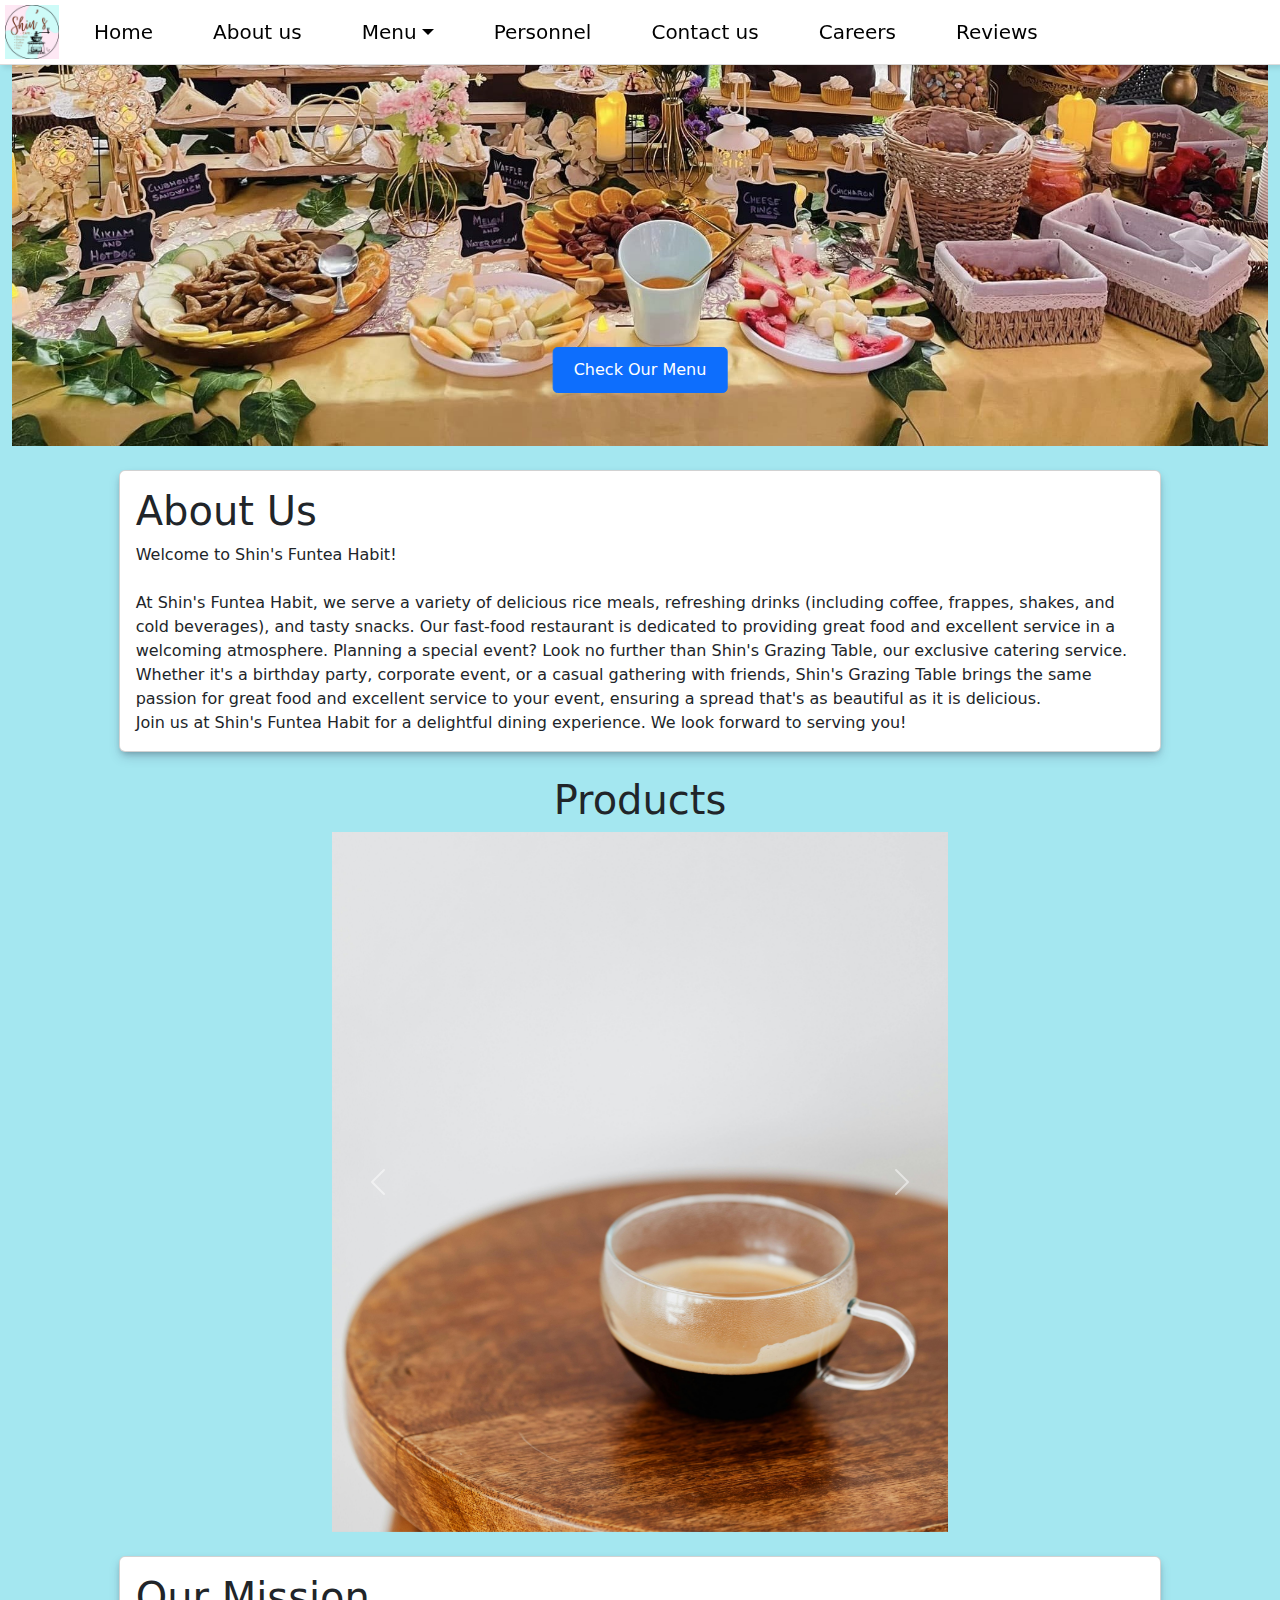
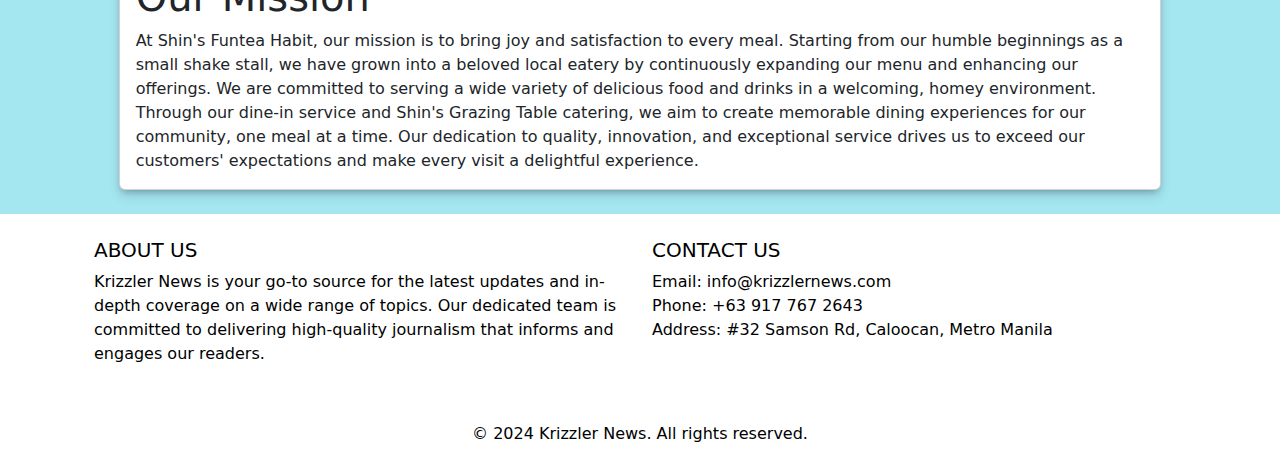
<file: index.html>
<html lang="en">
<head>
    <meta charset="UTF-8">
    <meta name="viewport" content="width=device-width, initial-scale=1.0">
    <title>Shin's</title>
    <link href="https://cdn.jsdelivr.net/npm/bootstrap@5.3.3/dist/css/bootstrap.min.css" rel="stylesheet" integrity="sha384-QWTKZyjpPEjISv5WaRU9OFeRpok6YctnYmDr5pNlyT2bRjXh0JMhjY6hW+ALEwIH" crossorigin="anonymous">
    <script src="https://cdn.jsdelivr.net/npm/bootstrap@5.3.3/dist/js/bootstrap.bundle.min.js" integrity="sha384-YvpcrYf0tY3lHB60NNkmXc5s9fDVZLESaAA55NDzOxhy9GkcIdslK1eN7N6jIeHz" crossorigin="anonymous"></script>

    <link rel="stylesheet" href="shins.css">
</head>
<body>
    <nav class="sticky-nav">
        <ul class="sidebar">
            <li onclick="closeSB()"><a><svg xmlns="http://www.w3.org/2000/svg" height="24px" viewBox="0 -960 960 960" width="24px" fill="black"><path d="m256-200-56-56 224-224-224-224 56-56 224 224 224-224 56 56-224 224 224 224-56 56-224-224-224 224Z"/></svg></a></li>
            <li><a href="Index.html">Home</a></li>
            <li><a href="about.html">About us</a></li>
            <li class="dropdown">
                <a class="dropdown-toggle" href="#" role="button" id="productsDropdown" data-bs-toggle="dropdown" aria-expanded="false">
                    Menu
                </a>
                <ul class="dropdown-menu" aria-labelledby="productsDropdown">
                    <li><a class="dropdown-item" href="Products.html#Rice">Rice Meal</a></li>
                    <li><a class="dropdown-item" href="Products.html#Frap">Frappe</a></li>
                    <li><a class="dropdown-item" href="Products.html#Brew">Brewed Coffee</a></li>
                    <li><a class="dropdown-item" href="Products.html#Hot">Hot Chocolate</a></li>
                    <li><a class="dropdown-item" href="Products.html#Cold">Cold Drinks</a></li>
                    <li><a class="dropdown-item" href="Products.html#Milk">Milk Tea</a></li>
                    <li><a class="dropdown-item" href="Products.html#Snac">Snacks</a></li>    
                    <li><hr class="dropdown-divider"></li>
                    <li><a class="dropdown-item" href="Products.html#Gz">Grazing Table</a></li>
                </ul>
            </li>
            <li><a href="personnel.html">Personnel</a></li>
            <li><a href="ContactUs.html">Contact us</a></li>
            <li><a href="carrer.html">Careers</a></li>
            <li><a href="reviews_blog.html">Reviews</a></li>
        </ul>

        <ul>
            <li class="logo-and-text">
                <img src="./Images/shin logo.jpg" alt="">
            </li>
            <li class="hideOnMobile"><a href="index.html">Home</a></li>
            <li class="hideOnMobile"><a href="about.html">About us</a></li>
            <li class="hideOnMobile dropdown">
                <a class="dropdown-toggle" href="#" role="button" id="productsDropdownDesktop" data-bs-toggle="dropdown" aria-expanded="false">
                    Menu
                </a>
                <ul class="dropdown-menu" aria-labelledby="productsDropdownDesktop">
                    <li><a class="dropdown-item" href="Products.html#Rice">Rice Meal</a></li>
                    <li><a class="dropdown-item" href="Products.html#Frap">Frappe</a></li>
                    <li><a class="dropdown-item" href="Products.html#Brew">Brewed Coffee</a></li>
                    <li><a class="dropdown-item" href="Products.html#Hot">Hot Chocolate</a></li>
                    <li><a class="dropdown-item" href="Products.html#Cold">Cold Drinks</a></li>
                    <li><a class="dropdown-item" href="Products.html#Milk">Milk Tea</a></li>
                    <li><a class="dropdown-item" href="Products.html#Snac">Snacks</a></li>    
                    <li><hr class="dropdown-divider"></li>
                    <li><a class="dropdown-item" href="Products.html#Gz">Grazing Table</a></li>
                </ul>
            </li>
            <li class="hideOnMobile"><a href="personnel.html">Personnel</a></li>
            <li class="hideOnMobile"><a href="ContactUs.html">Contact us</a></li>
            <li class="hideOnMobile"><a href="carrer.html">Careers</a></li>
            <li class="hideOnMobile"><a href="reviews_blog.html">Reviews</a></li>
            <li class="menu-button" onclick="showSidebar()"><a href="#"><svg xmlns="http://www.w3.org/2000/svg" height="24px" viewBox="0 -960 960 960" width="24px" fill="black"><path d="M120-240v-80h720v80H120Zm0-200v-80h720v80H120Zm0-200v-80h720v80H120Z"/></svg></a></li>
        </ul>
    </nav>
    
    <div class="container-fluid">
        <div class="banner" style="position: relative;">
            <img src="./Images/bnn.jpg" style="width: 100%;" alt="" srcset="">
            <button class="btn btn-primary" id="cta-button">
                <a href="Products.html" style="text-decoration: none; color: white;">Check Our Menu</a>
            </button>
        </div>
        <br>
        <div class="row justify-content-center">
            <div class="col-sm-12 col-md-10 col-lg-10">
                <div class="card " style="box-shadow: rgba(50, 50, 93, 0.25) 0px 6px 12px -2px, rgba(0, 0, 0, 0.3) 0px 3px 7px -3px;">
                    <div class="card-body">
                        <h1 class="card-title">About Us</h1>
                        <p class="card-text">
                            Welcome to Shin's Funtea Habit!<br><br>
                            At Shin's Funtea Habit, we serve a variety of delicious rice meals, refreshing drinks (including coffee, frappes, shakes, and cold beverages), and tasty snacks. Our fast-food restaurant is dedicated to providing great food and excellent service in a welcoming atmosphere.
                            Planning a special event? Look no further than Shin's Grazing Table, our exclusive catering service. Whether it's a birthday party, corporate event, or a casual gathering with friends, Shin's Grazing Table brings the same passion for great food and excellent service to your event, ensuring a spread that's as beautiful as it is delicious.<br>
                            Join us at Shin's Funtea Habit for a delightful dining experience. We look forward to serving you!
                        </p>
                    </div>
                </div>
            </div>
        </div>
        <br>
        <div class="row justify-content-center">
            <h1 style="text-align: center;">Products</h1>
            <div class="col-sm-12 col-md-10 col-lg-6">
                <div id="carouselExampleAutoplaying" class="carousel slide" data-bs-ride="carousel">
                    <div class="carousel-inner" style="height: 700px;"> <!-- Set the fixed height here -->
                        <div class="carousel-item active">
                            <img src="./Images/Coffee/Americano.jpg" class="d-block w-100" style="height: 100%; object-fit: cover;" alt="Americano">
                        </div>
                        <div class="carousel-item">
                            <img src="./Images/ColdDrinks/BlueLemon.jpg" class="d-block w-100" style="height: 100%; object-fit: cover;" alt="Blue Lemon">
                        </div>
                        <div class="carousel-item">
                            <img src="./Images/Frappe/Hershey.jpg" class="d-block w-100" style="height: 100%; object-fit: cover;" alt="Hershey">
                        </div>
                        <div class="carousel-item">
                            <img src="./Images/Hot Choc/Choco.jpg" class="d-block w-100" style="height: 100%; object-fit: cover;" alt="Hot Chocolate">
                        </div>
                        <div class="carousel-item">
                            <img src="./Images/MilkTea/CheesecakeMT.png" class="d-block w-100" style="height: 100%; object-fit: cover;" alt="Cheesecake Milk Tea">
                        </div>
                        <div class="carousel-item">
                            <img src="./Images/Tapsilog.jpg" class="d-block w-100" style="height: 100%; object-fit: cover;" alt="Tapsilog">
                        </div>
                        <div class="carousel-item">
                            <img src="./Images/Snacks/Fries.jpg" class="d-block w-100" style="height: 100%; object-fit: cover;" alt="Fries">
                        </div>
                        <div class="carousel-item">
                            <img src="./Images/Graz/graz4.jpg" class="d-block w-100" style="height: 100%; object-fit: cover;" alt="Grazing Table">
                        </div>
                    </div>
                    <button class="carousel-control-prev" type="button" data-bs-target="#carouselExampleAutoplaying" data-bs-slide="prev">
                        <span class="carousel-control-prev-icon" aria-hidden="true"></span>
                        <span class="visually-hidden">Previous</span>
                    </button>
                    <button class="carousel-control-next" type="button" data-bs-target="#carouselExampleAutoplaying" data-bs-slide="next">
                        <span class="carousel-control-next-icon" aria-hidden="true"></span>
                        <span class="visually-hidden">Next</span>
                    </button>
                </div>
            </div>
        </div>
        <div class="row justify-content-center">
            <div class="col-sm-12 col-md-10 col-lg-10 mt-4" >
                <div class="card" style="box-shadow: rgba(50, 50, 93, 0.25) 0px 6px 12px -2px, rgba(0, 0, 0, 0.3) 0px 3px 7px -3px;">
                    <div class="card-body">
                        <h1 class="card-title">Our Mission</h1>
                        <p class="card-text">
                            
                            At Shin's Funtea Habit, our mission is to bring joy and satisfaction to every meal. Starting from our humble beginnings as a small shake stall, we have grown into a beloved local eatery by continuously expanding our menu and enhancing our offerings. We are committed to serving a wide variety of delicious food and drinks in a welcoming, homey environment. Through our dine-in service and Shin's Grazing Table catering, we aim to create memorable dining experiences for our community, one meal at a time. Our dedication to quality, innovation, and exceptional service drives us to exceed our customers' expectations and make every visit a delightful experience.
                        </p>
                    </div>
                </div>
            </div>
        </div>
    </div>
    




    <footer class="bg-white text-black text-center text-lg-start mt-4">
        <div class="container p-4">
            <div class="row">
                <div class="col-lg-6 col-md-6 mb-4 mb-md-0">
                    <h5 class="text-uppercase">About Us</h5>
                    <p class="text-black">
                        Krizzler News is your go-to source for the latest updates and in-depth coverage on a wide range of topics. Our dedicated team is committed to delivering high-quality journalism that informs and engages our readers.
                    </p>
                </div>
                <div class="col-lg-6 col-md-6 mb-4 mb-md-0">
                    <h5 class="text-uppercase">Contact Us</h5>
                    <p class="text-black">
                        Email: info@krizzlernews.com<br>
                        Phone: +63 917 767 2643<br>
                        Address: #32 Samson Rd, Caloocan, Metro Manila
                    </p>
                </div>
            </div>
        </div>
    
        <div class="text-center p-3 bg-white text-Black">
            &copy; 2024 Krizzler News. All rights reserved.
        </div>
    </footer>

    <script>
        function showSidebar(){
            const sidebar = document.querySelector(".sidebar");
            sidebar.style.display ="flex";
        }
        function closeSB(){
            const sidebar = document.querySelector(".sidebar");
            sidebar.style.display ="none";
        }
        
    </script>
</body>
</html>
</file>
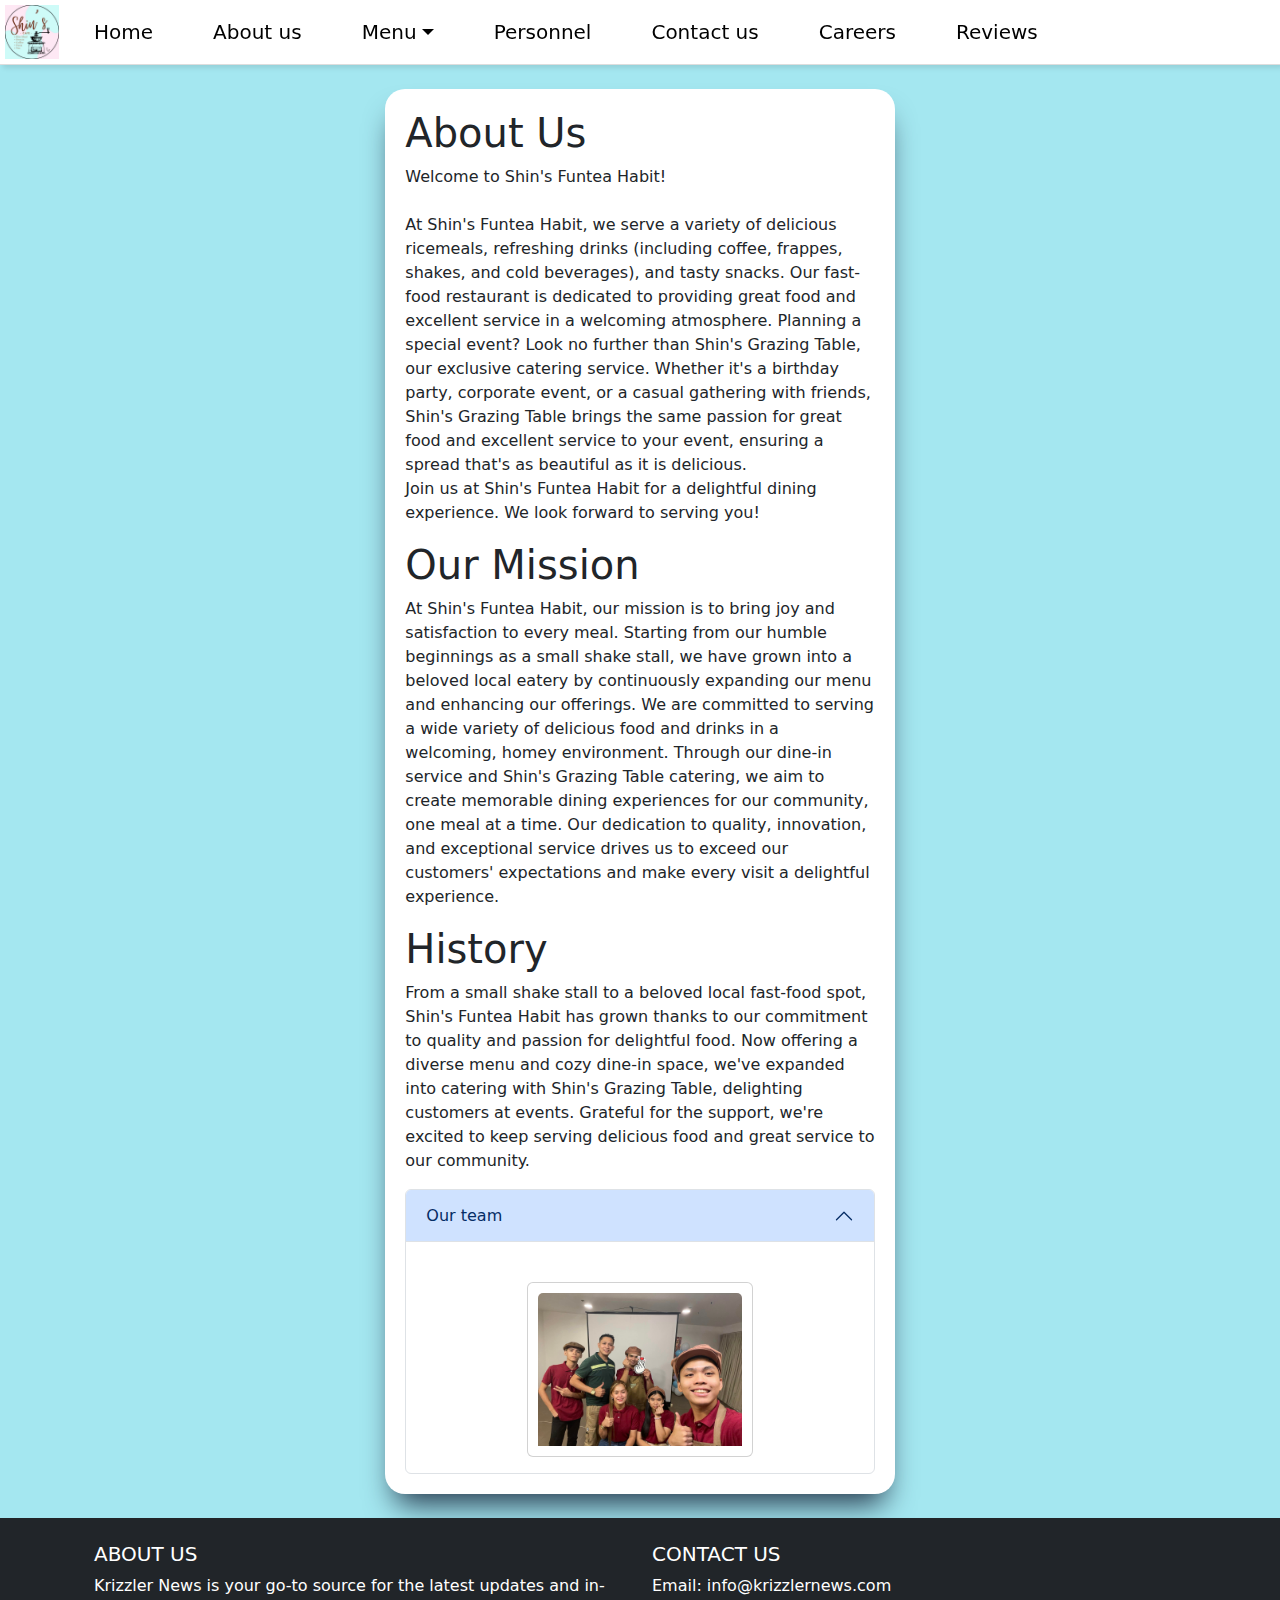
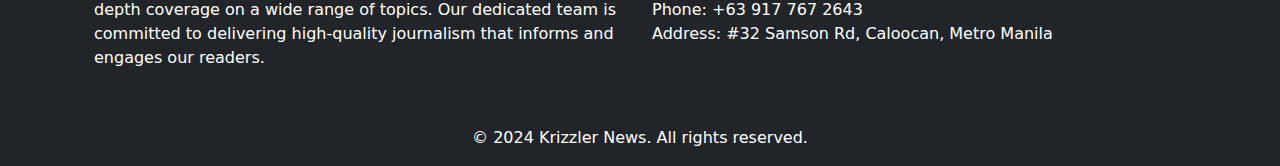
<file: about.html>
<html lang="en">
<head>
    <meta charset="UTF-8">
    <meta name="viewport" content="width=device-width, initial-scale=1.0">
    <title>Shin's</title>
    <link href="https://cdn.jsdelivr.net/npm/bootstrap@5.3.3/dist/css/bootstrap.min.css" rel="stylesheet" integrity="sha384-QWTKZyjpPEjISv5WaRU9OFeRpok6YctnYmDr5pNlyT2bRjXh0JMhjY6hW+ALEwIH" crossorigin="anonymous">
    <script src="https://cdn.jsdelivr.net/npm/bootstrap@5.3.3/dist/js/bootstrap.bundle.min.js" integrity="sha384-YvpcrYf0tY3lHB60NNkmXc5s9fDVZLESaAA55NDzOxhy9GkcIdslK1eN7N6jIeHz" crossorigin="anonymous"></script>

    <link rel="stylesheet" href="shins.css">
</head>
<body>
    <nav class="sticky-nav">
        <ul class="sidebar">
            <li onclick="closeSB()"><a><svg xmlns="http://www.w3.org/2000/svg" height="24px" viewBox="0 -960 960 960" width="24px" fill="black"><path d="m256-200-56-56 224-224-224-224 56-56 224 224 224-224 56 56-224 224 224 224-56 56-224-224-224 224Z"/></svg></a></li>
            <li><a href="index.html">Home</a></li>
            <li><a href="about.html">About us</a></li>
            <li class="dropdown">
                <a class="dropdown-toggle" href="#" role="button" id="productsDropdown" data-bs-toggle="dropdown" aria-expanded="false">
                    Menu
                </a>
                <ul class="dropdown-menu" aria-labelledby="productsDropdown">
                    <li><a class="dropdown-item" href="Products.html#Rice">Rice Meal</a></li>
                    <li><a class="dropdown-item" href="Products.html#Frap">Frappe</a></li>
                    <li><a class="dropdown-item" href="Products.html#Brew">Brewed Coffee</a></li>
                    <li><a class="dropdown-item" href="Products.html#Hot">Hot Chocolate</a></li>
                    <li><a class="dropdown-item" href="Products.html#Cold">Cold Drinks</a></li>
                    <li><a class="dropdown-item" href="Products.html#Milk">Milk Tea</a></li>
                    <li><a class="dropdown-item" href="Products.html#Snac">Snacks</a></li>    
                    <li><hr class="dropdown-divider"></li>
                    <li><a class="dropdown-item" href="Products.html#Gz">Grazing Table</a></li>
                </ul>
            </li>
            <li><a href="personnel.html">Personnel</a></li>
            <li><a href="ContactUs.html">Contact us</a></li>
            <li><a href="carrer.html">Careers</a></li>
            <li><a href="reviews_blog.html">Reviews</a></li>
        </ul>

        <ul>
            <li class="logo-and-text">
                <img src="./Images/shin logo.jpg" alt="">
            </li>
            <li class="hideOnMobile"><a href="index.html">Home</a></li>
            <li class="hideOnMobile"><a href="about.html">About us</a></li>
            <li class="hideOnMobile dropdown">
                <a class="dropdown-toggle" href="#" role="button" id="productsDropdownDesktop" data-bs-toggle="dropdown" aria-expanded="false">
                    Menu
                </a>
                <ul class="dropdown-menu" aria-labelledby="productsDropdownDesktop">
                    <li><a class="dropdown-item" href="Products.html#Rice">Rice Meal</a></li>
                    <li><a class="dropdown-item" href="Products.html#Frap">Frappe</a></li>
                    <li><a class="dropdown-item" href="Products.html#Brew">Brewed Coffee</a></li>
                    <li><a class="dropdown-item" href="Products.html#Hot">Hot Chocolate</a></li>
                    <li><a class="dropdown-item" href="Products.html#Cold">Cold Drinks</a></li>
                    <li><a class="dropdown-item" href="Products.html#Milk">Milk Tea</a></li>
                    <li><a class="dropdown-item" href="Products.html#Snac">Snacks</a></li>    
                    <li><hr class="dropdown-divider"></li>
                    <li><a class="dropdown-item" href="Products.html#Gz">Grazing Table</a></li>
                </ul>
            </li>
            <li class="hideOnMobile"><a href="personnel.html">Personnel</a></li>
            <li class="hideOnMobile"><a href="ContactUs.html">Contact us</a></li>
            <li class="hideOnMobile"><a href="carrer.html">Careers</a></li>
            <li class="hideOnMobile"><a href="reviews_blog.html">Reviews</a></li>
            <li class="menu-button" onclick="showSidebar()"><a href="#"><svg xmlns="http://www.w3.org/2000/svg" height="24px" viewBox="0 -960 960 960" width="24px" fill="black"><path d="M120-240v-80h720v80H120Zm0-200v-80h720v80H120Zm0-200v-80h720v80H120Z"/></svg></a></li>
        </ul>
    </nav>

    <div class="container-fluid mt-4 col-lg-5">
        <div class="content1">
            
            <section class="about-us">
                <h1>About Us</h1>
                <p>
                    Welcome to Shin's Funtea Habit! <br><br>
                    At Shin's Funtea Habit, we serve a variety of delicious ricemeals, refreshing drinks (including coffee, frappes, shakes, and cold beverages), and tasty snacks. Our fast-food restaurant is dedicated to providing great food and excellent service in a welcoming atmosphere.
                    Planning a special event? Look no further than Shin's Grazing Table, our exclusive catering service. Whether it's a birthday party, corporate event, or a casual gathering with friends, Shin's Grazing Table brings the same passion for great food and excellent service to your event, ensuring a spread that's as beautiful as it is delicious. <br>
                    Join us at Shin's Funtea Habit for a delightful dining experience. We look forward to serving you!
                </p>
            </section>
            <section class="mission">
                <h1>Our Mission</h1>
                <p>
                    At Shin's Funtea Habit, our mission is to bring joy and satisfaction to every meal. Starting from our humble beginnings as a small shake stall, we have grown into a beloved local eatery by continuously expanding our menu and enhancing our offerings. We are committed to serving a wide variety of delicious food and drinks in a welcoming, homey environment. Through our dine-in service and Shin's Grazing Table catering, we aim to create memorable dining experiences for our community, one meal at a time. Our dedication to quality, innovation, and exceptional service drives us to exceed our customers' expectations and make every visit a delightful experience.
                </p>
            </section>
            <section class="history">
                <h1>History</h1>
                <p>
                    From a small shake stall to a beloved local fast-food spot, Shin's Funtea Habit has grown thanks to our commitment to quality and passion for delightful food. Now offering a diverse menu and cozy dine-in space, we've expanded into catering with Shin's Grazing Table, delighting customers at events. Grateful for the support, we're excited to keep serving delicious food and great service to our community.
                </p>
            </section>

            <div class="accordion" id="accordionExample">
                <div class="accordion-item">
                  <h2 class="accordion-header">
                    <button class="accordion-button" type="button" data-bs-toggle="collapse" data-bs-target="#collapseOne" aria-expanded="true" aria-controls="collapseOne">
                      Our team
                    </button>
                  </h2>
                  <div id="collapseOne" class="accordion-collapse collapse show" data-bs-parent="#accordionExample">
                    <div class="accordion-body">
                        <div class="row justify-content-center">
                            <div class="card mt-4 col-lg-6" style="align-content: center; padding: 10px;">
                                <img src="./Images/team.jpg" class="card-img-top" alt="...">
                            </div>
                        </div>
                    </div>
                  </div>
                </div>
            </div>
        </div>

    </div>

    <footer id="about-us" class="bg-dark text-white text-center text-lg-start mt-4">
        <div class="container p-4">
            <div class="row">
                <div class="col-lg-6 col-md-6 mb-4 mb-md-0">
                    <h5 class="text-uppercase">About Us</h5>
                    <p class="text-white">
                        Krizzler News is your go-to source for the latest updates and in-depth coverage on a wide range of topics. Our dedicated team is committed to delivering high-quality journalism that informs and engages our readers.
                    </p>
                </div>
                <div class="col-lg-6 col-md-6 mb-4 mb-md-0">
                    <h5 class="text-uppercase">Contact Us</h5>
                    <p class="text-white">
                        Email: info@krizzlernews.com<br>
                        Phone: +63 917 767 2643<br>
                        Address: #32 Samson Rd, Caloocan, Metro Manila
                    </p>
                </div>
            </div>
        </div>
    
        <div class="text-center p-3 bg-dark text-white">
            &copy; 2024 Krizzler News. All rights reserved.
        </div>
    </footer>

    <script>
        function showSidebar(){
            const sidebar = document.querySelector(".sidebar");
            sidebar.style.display ="flex";
        }
        function closeSB(){
            const sidebar = document.querySelector(".sidebar");
            sidebar.style.display ="none";
        }
        
    </script>
</body>
</html>
</file>
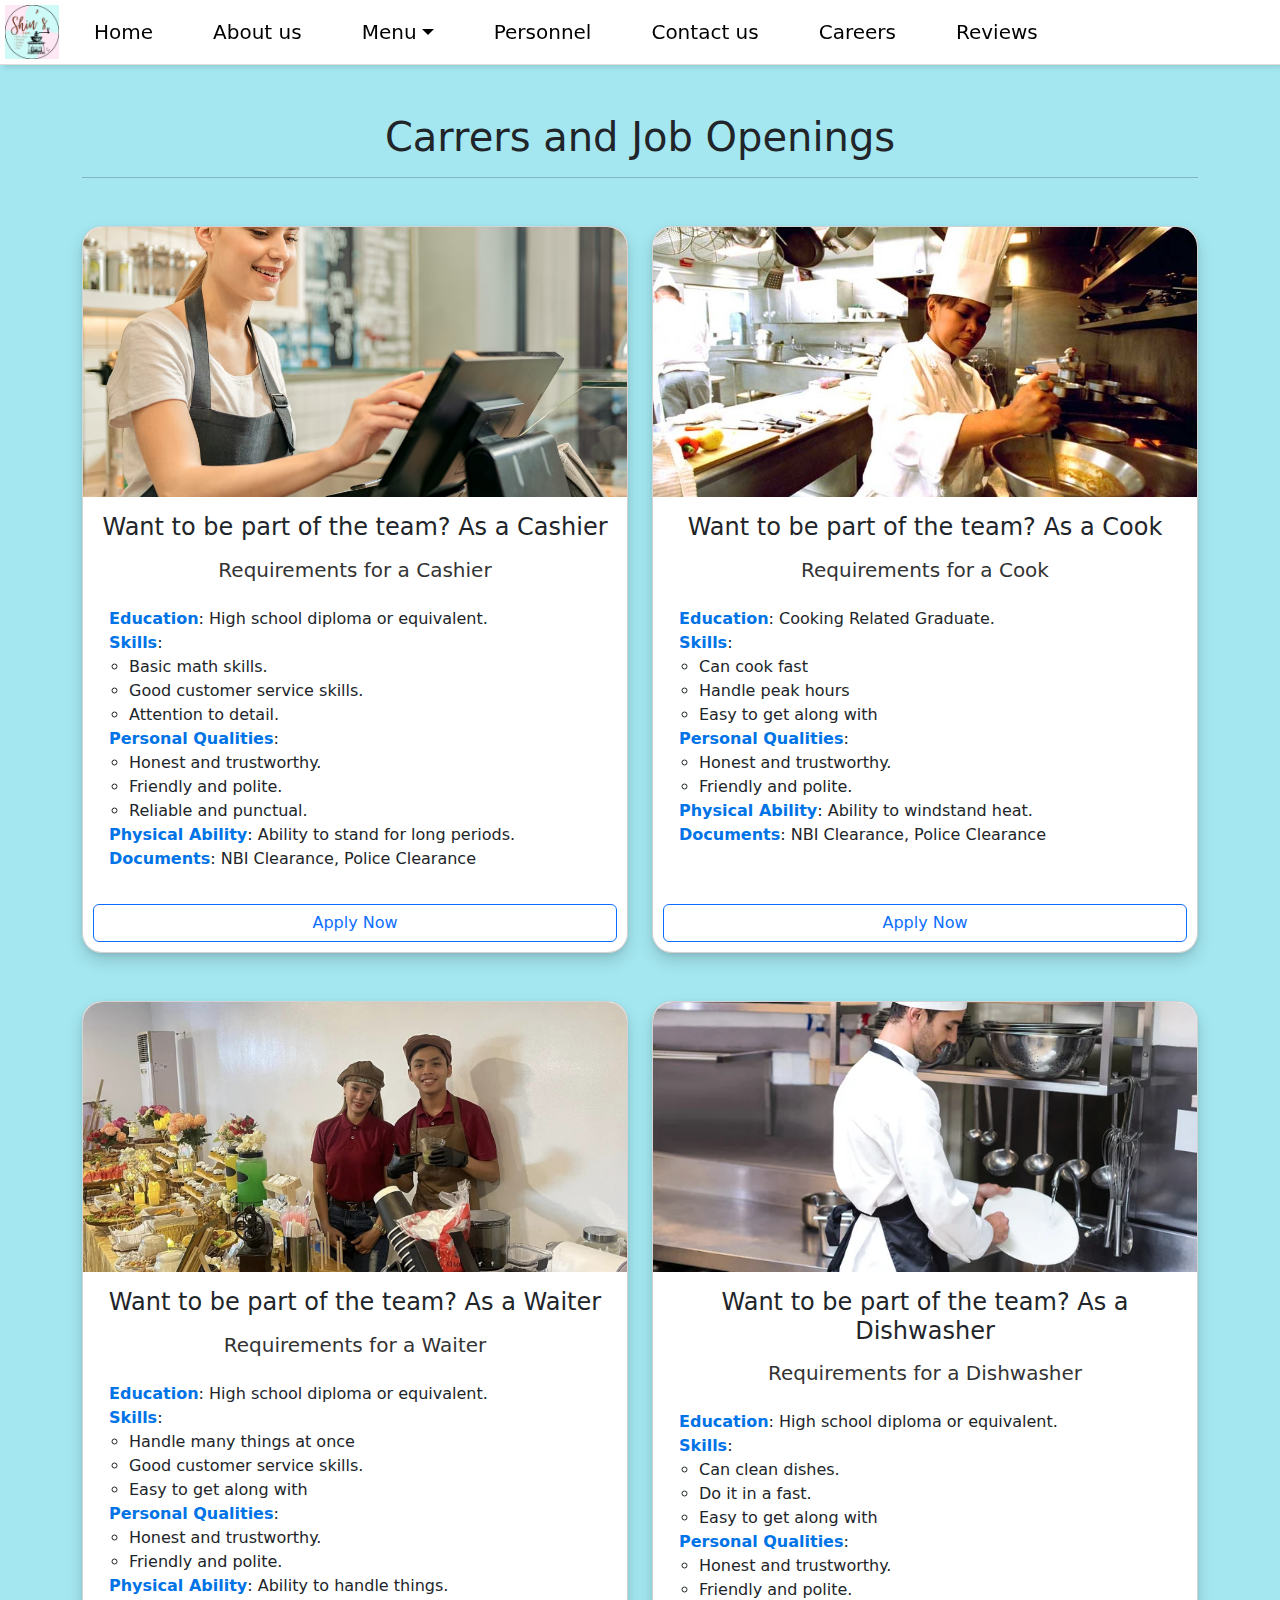
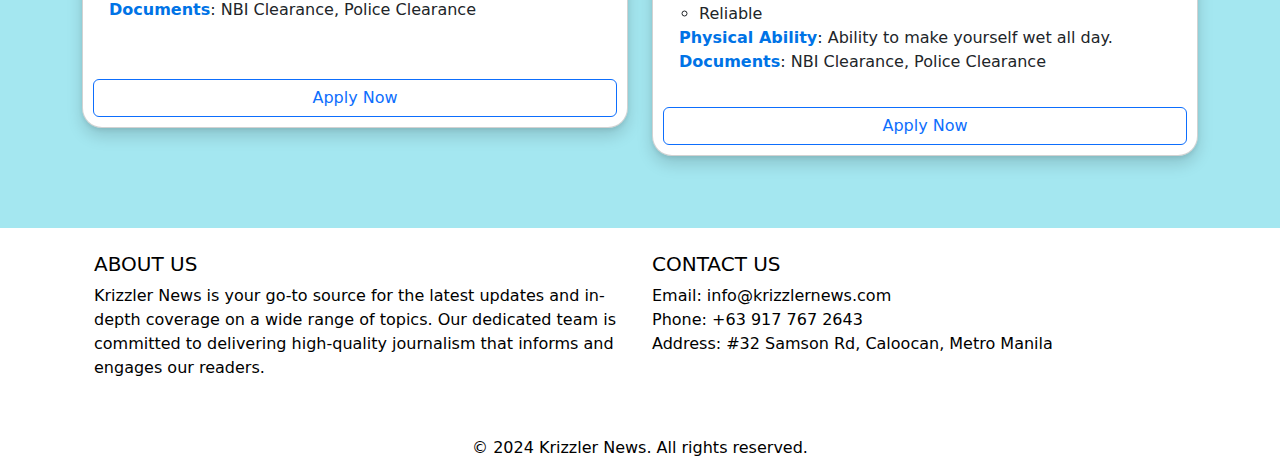
<file: carrer.html>
<html lang="en">
<head>
    <meta charset="UTF-8">
    <meta name="viewport" content="width=device-width, initial-scale=1.0">
    <title>Shin's</title>
    <link href="https://cdn.jsdelivr.net/npm/bootstrap@5.3.3/dist/css/bootstrap.min.css" rel="stylesheet" integrity="sha384-QWTKZyjpPEjISv5WaRU9OFeRpok6YctnYmDr5pNlyT2bRjXh0JMhjY6hW+ALEwIH" crossorigin="anonymous">
    <script src="https://cdn.jsdelivr.net/npm/bootstrap@5.3.3/dist/js/bootstrap.bundle.min.js" integrity="sha384-YvpcrYf0tY3lHB60NNkmXc5s9fDVZLESaAA55NDzOxhy9GkcIdslK1eN7N6jIeHz" crossorigin="anonymous"></script>
    <link rel="stylesheet" href="shins.css">
    <style>
        body{
            background-color: rgb(164, 231, 240);
        }
        .sticky-nav {
            position: sticky;
            top: 0;
            z-index: 1000; /* Ensures it stays on top of other elements */
            background-color: white; /* Ensure it has a background */
            border-bottom: 1px solid #ddd; /* Optional: Adds a subtle border */
        }

        .shadow{
            box-shadow: rgba(0, 0, 0, 0.25) 0px 54px 55px, rgba(0, 0, 0, 0.12) 0px -12px 30px, rgba(0, 0, 0, 0.12) 0px 4px 6px, rgba(0, 0, 0, 0.17) 0px 12px 13px, rgba(0, 0, 0, 0.09) 0px -3px 5px;
            border-radius: 20px;
            
        }
        .card{
            border-radius: 20px;
        }
        
        .card-title h2 {
            font-size: 1.5rem; /* Adjust font size as needed */
        }
        .card-text {
            flex-grow: 1;
        }
        .card img {
            max-height: 270px;
            object-fit: cover;
            border-radius: 20px 20px 0px 0px;
        }
        .card-body {
            padding-bottom: 60px; /* Adjust based on button height */
            position: relative;
        }

        .btn {
            position: absolute;
            bottom: 10px;
            left: 10px;
            right: 10px;
        }
        h2{
            text-align: center;
        }
        h3 {
            font-size: 20px;
            color: #333;
            text-align: center;
            margin-bottom: 20px;
        }

    /* Add these styles below the existing styles in the <style> section */

        .card-list {
            list-style-type: none;
            padding: 5px;
            margin: 5px;
        }

        .card-list > li {
            background-color: #fff;
            border-radius: 5px;
        }

        .card-list > li > ul {
            margin-top: 0px;
            padding-left: 20px;
        }

        .card-list > li > ul > li {
            background: none;
            border: none;
            padding: 0;
            box-shadow: none;
        }

        strong {
            color: #0073e6;
        }

        footer{
            background-color: white;
        }
        
    </style>
</head>
<body>
    <nav class="sticky-nav">
        <ul class="sidebar">
            <li onclick="closeSB()"><a><svg xmlns="http://www.w3.org/2000/svg" height="24px" viewBox="0 -960 960 960" width="24px" fill="black"><path d="m256-200-56-56 224-224-224-224 56-56 224 224 224-224 56 56-224 224 224 224-56 56-224-224-224 224Z"/></svg></a></li>
            <li><a href="index.html">Home</a></li>
            <li><a href="about.html">About us</a></li>
            <li class="dropdown">
                <a class="dropdown-toggle" href="#" role="button" id="productsDropdown" data-bs-toggle="dropdown" aria-expanded="false">
                    Menu
                </a>
                <ul class="dropdown-menu" aria-labelledby="productsDropdown">
                    <li><a class="dropdown-item" href="Products.html#Rice">Rice Meal</a></li>
                    <li><a class="dropdown-item" href="Products.html#Frap">Frappe</a></li>
                    <li><a class="dropdown-item" href="Products.html#Brew">Brewed Coffee</a></li>
                    <li><a class="dropdown-item" href="Products.html#Hot">Hot Chocolate</a></li>
                    <li><a class="dropdown-item" href="Products.html#Cold">Cold Drinks</a></li>
                    <li><a class="dropdown-item" href="Products.html#Milk">Milk Tea</a></li>
                    <li><a class="dropdown-item" href="Products.html#Snac">Snacks</a></li>    
                    <li><hr class="dropdown-divider"></li>
                    <li><a class="dropdown-item" href="Products.html#Gz">Grazing Table</a></li>
                </ul>
            </li>
            <li><a href="personnel.html">Personnel</a></li>
            <li><a href="ContactUs.html">Contact us</a></li>
            <li><a href="carrer.html">Careers</a></li>
            <li><a href="reviews_blog.html">Reviews</a></li>
        </ul>

        <ul>
            <li class="logo-and-text">
                <img src="./Images/shin logo.jpg" alt="">
            </li>
            <li class="hideOnMobile"><a href="index.html">Home</a></li>
            <li class="hideOnMobile"><a href="about.html">About us</a></li>
            <li class="hideOnMobile dropdown">
                <a class="dropdown-toggle" href="#" role="button" id="productsDropdownDesktop" data-bs-toggle="dropdown" aria-expanded="false">
                    Menu
                </a>
                <ul class="dropdown-menu" aria-labelledby="productsDropdownDesktop">
                    <li><a class="dropdown-item" href="Products.html#Rice">Rice Meal</a></li>
                    <li><a class="dropdown-item" href="Products.html#Frap">Frappe</a></li>
                    <li><a class="dropdown-item" href="Products.html#Brew">Brewed Coffee</a></li>
                    <li><a class="dropdown-item" href="Products.html#Hot">Hot Chocolate</a></li>
                    <li><a class="dropdown-item" href="Products.html#Cold">Cold Drinks</a></li>
                    <li><a class="dropdown-item" href="Products.html#Milk">Milk Tea</a></li>
                    <li><a class="dropdown-item" href="Products.html#Snac">Snacks</a></li>    
                    <li><hr class="dropdown-divider"></li>
                    <li><a class="dropdown-item" href="Products.html#Gz">Grazing Table</a></li>
                </ul>
            </li>
            <li class="hideOnMobile"><a href="personnel.html">Personnel</a></li>
            <li class="hideOnMobile"><a href="ContactUs.html">Contact us</a></li>
            <li class="hideOnMobile"><a href="carrer.html">Careers</a></li>
            <li class="hideOnMobile"><a href="reviews_blog.html">Reviews</a></li>
            <li class="menu-button" onclick="showSidebar()"><a href="#"><svg xmlns="http://www.w3.org/2000/svg" height="24px" viewBox="0 -960 960 960" width="24px" fill="black"><path d="M120-240v-80h720v80H120Zm0-200v-80h720v80H120Zm0-200v-80h720v80H120Z"/></svg></a></li>
        </ul>
    </nav>

    <div class="container">
    <div class="text-center my-5">
        <h1>Carrers and Job Openings</h1>
        <hr/>
    </div>

        <div class="row">
            
            <div class="col-lg-6 col-md-6 col-sm-12">
                <div class="shadow">
                <div class="card mb-5 shadow-sm">
                    <img src="Images/cashier.jpg" class="img-fluid" alt="Cashier">
                    <div class="card-body">
                        <div class="card-title">
                            <h2>Want to be part of the team? As a Cashier</h2>
                        </div>
                        <div class="card-text">
                            <p>
                                <h3>Requirements for a Cashier</h3>
                                <ul class="card-list">
                                    <li><strong>Education</strong>: High school diploma or equivalent.</li>
                                    <li><strong>Skills</strong>:
                                        <ul>
                                            <li>Basic math skills.</li>
                                            <li>Good customer service skills.</li>
                                            <li>Attention to detail.</li>
                                        </ul>
                                    </li>
                                    <li><strong>Personal Qualities</strong>:
                                        <ul>
                                            <li>Honest and trustworthy.</li>
                                            <li>Friendly and polite.</li>
                                            <li>Reliable and punctual.</li>
                                        </ul>
                                    </li>
                                    <li><strong>Physical Ability</strong>: Ability to stand for long periods.</li>
                                    <li><strong>Documents</strong>: NBI Clearance, Police Clearance</li>
                                </ul>
                            </p>
                        </div>
                        <a href="#" class="btn btn-outline-primary">Apply Now</a>
                    </div>
                </div>
                </div>
            </div>
            <div class="col-lg-6 col-md-6 col-sm-12">
                <div class="shadow">
                <div class="card mb-5 shadow-sm">
                    <img src="Images/cook.jpg" class="img-fluid" alt="Cook">
                    <div class="card-body">
                        <div class="card-title">
                            <h2>Want to be part of the team? As a Cook</h2>
                        </div>
                        <div class="card-text">
                            <p>
                                <h3>Requirements for a Cook</h3>
                                    <ul class="card-list">
                                        <li><strong>Education</strong>: Cooking Related Graduate.</li>
                                        <li><strong>Skills</strong>:
                                            <ul>
                                                <li>Can cook fast</li>
                                                <li>Handle peak hours</li>
                                                <li>Easy to get along with</li>
                                            </ul>
                                        </li>
                                        <li><strong>Personal Qualities</strong>:
                                            <ul>
                                                <li>Honest and trustworthy.</li>
                                                <li>Friendly and polite.</li>
                                            </ul>
                                        </li>
                                        <li><strong>Physical Ability</strong>: Ability to windstand heat.</li>
                                        <li><strong>Documents</strong>: NBI Clearance, Police Clearance</li>
                                    </ul>
                            </p>
                        </div>
                        <a href="#" class="btn btn-outline-primary">Apply Now</a><br>
                    </div>
                </div>
                </div>
            </div>
            <div class="col-lg-6 col-md-6 col-sm-12">
                <div class="shadow">
                <div class="card mb-5 shadow-sm">
                    <img src="Images/waiter.jpg" class="img-fluid" alt="Waiter">
                    <div class="card-body">
                        <div class="card-title">
                            <h2>Want to be part of the team? As a Waiter</h2>
                        </div>
                        <div class="card-text">
                            <p>
                                <h3>Requirements for a Waiter</h3>
                                    <ul class="card-list">
                                        <li><strong>Education</strong>: High school diploma or equivalent.</li>
                                        <li><strong>Skills</strong>:
                                            <ul>
                                                <li>Handle many things at once</li>
                                                <li>Good customer service skills.</li>
                                                <li>Easy to get along with</li>
                                            </ul>
                                        </li>
                                        <li><strong>Personal Qualities</strong>:
                                            <ul>
                                                <li>Honest and trustworthy.</li>
                                                <li>Friendly and polite.</li>
                                            </ul>
                                        </li>
                                        <li><strong>Physical Ability</strong>: Ability to handle things.</li>
                                        <li><strong>Documents</strong>: NBI Clearance, Police Clearance</li>
                                    </ul>
                            </p>
                        </div>
                        <a href="#" class="btn btn-outline-primary">Apply Now</a><br>
                    </div>
                </div>
                </div>
            </div>
            <div class="col-lg-6 col-md-6 col-sm-12">
                <div class="shadow">
                <div class="card mb-5 shadow-sm">
                    <img src="Images/dishwasher.png" class="img-fluid" alt="Cleaner/Dishwasher">
                    <div class="card-body">
                        <div class="card-title">
                            <h2>Want to be part of the team? As a Dishwasher</h2>
                        </div>
                     <!-- Within the card element containing requirements -->
                            <div class="card-text">
                                <p>
                                    <h3>Requirements for a Dishwasher</h3>
                                    <ul class="card-list">
                                        <li><strong>Education</strong>: High school diploma or equivalent.</li>
                                        <li><strong>Skills</strong>:
                                            <ul>
                                                <li>Can clean dishes.</li>
                                                <li>Do it in a fast.</li>
                                                <li>Easy to get along with</li>
                                            </ul>
                                        </li>
                                        <li><strong>Personal Qualities</strong>:
                                            <ul>
                                                <li>Honest and trustworthy.</li>
                                                <li>Friendly and polite.</li>
                                                <li>Reliable</li>
                                            </ul>
                                        </li>
                                        <li><strong>Physical Ability</strong>: Ability to make yourself wet all day.</li>
                                        <li><strong>Documents</strong>: NBI Clearance, Police Clearance</li>
                                    </ul>
                                </p>
                            </div>
                        <a href="#" class="btn btn-outline-primary">Apply Now</a>
                    </div>
                </div>
            </div>
            </div>
        </div>
    </div>

    <footer id="about-us" class="text-black text-center text-lg-start mt-4">
        <div class="container p-4">
            <div class="row">
                <div class="col-lg-6 col-md-6 mb-4 mb-md-0">
                    <h5 class="text-uppercase">About Us</h5>
                    <p class="text-black">
                        Krizzler News is your go-to source for the latest updates and in-depth coverage on a wide range of topics. Our dedicated team is committed to delivering high-quality journalism that informs and engages our readers.
                    </p>
                </div>
                <div class="col-lg-6 col-md-6 mb-4 mb-md-0">
                    <h5 class="text-uppercase">Contact Us</h5>
                    <p class="text-black">
                        Email: info@krizzlernews.com<br>
                        Phone: +63 917 767 2643<br>
                        Address: #32 Samson Rd, Caloocan, Metro Manila
                    </p>
                </div>
            </div>
        </div>
    
        <div class="text-center p-3 text-black">
            &copy; 2024 Krizzler News. All rights reserved.
        </div>
    </footer>

    <script>
        function showSidebar(){
            const sidebar = document.querySelector(".sidebar");
            sidebar.style.display ="flex";
        }
        function closeSB(){
            const sidebar = document.querySelector(".sidebar");
            sidebar.style.display ="none";
        }
    </script>
</body>
</html>
</file>
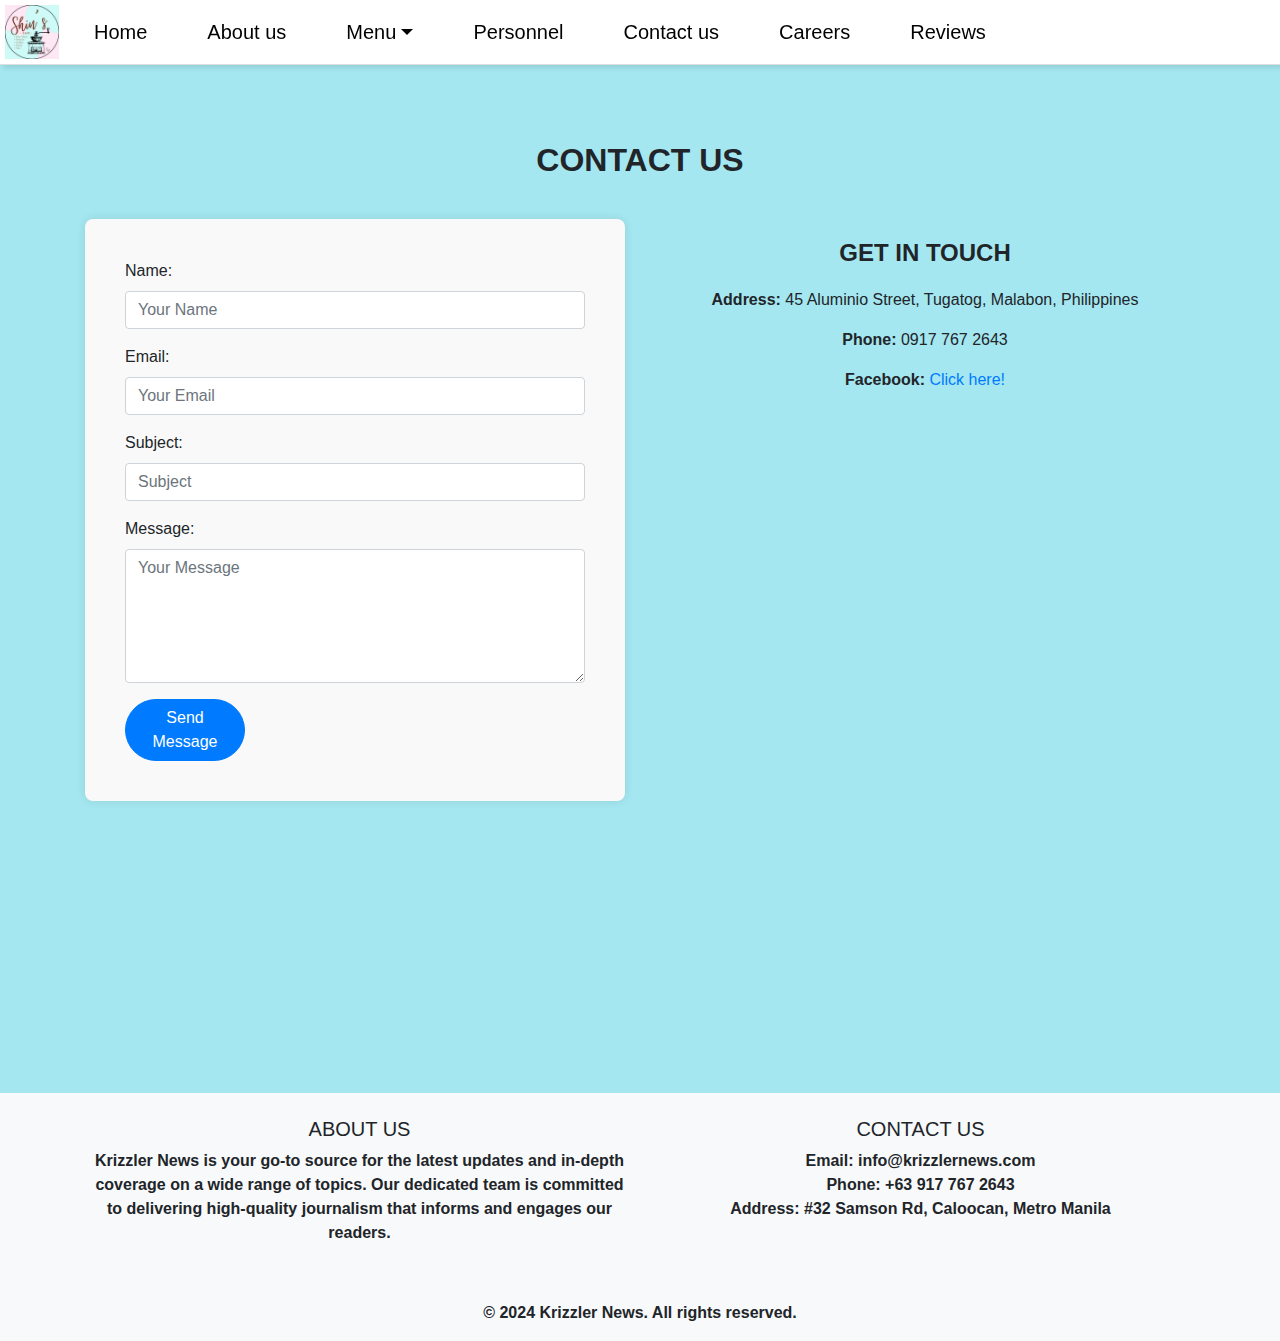
<file: ContactUs.html>
<!DOCTYPE html>
<html lang="en">
<head>
    <meta charset="UTF-8">
    <meta name="viewport" content="width=device-width, initial-scale=1.0">
    <title>Contact Us</title>
    <!-- Bootstrap CSS -->
    <link href="https://stackpath.bootstrapcdn.com/bootstrap/4.5.2/css/bootstrap.min.css" rel="stylesheet">
    
    <link rel="stylesheet" href="Rardo2.css">
    <link rel="stylesheet" href="shins.css">
</head>
<body>
    
    <nav class="sticky-nav">
        <ul class="sidebar">
            <li onclick="closeSB()"><a><svg xmlns="http://www.w3.org/2000/svg" height="24px" viewBox="0 -960 960 960" width="24px" fill="black"><path d="m256-200-56-56 224-224-224-224 56-56 224 224 224-224 56 56-224 224 224 224-56 56-224-224-224 224Z"/></svg></a></li>
            <li><a href="index.html">Home</a></li>
            <li><a href="about.html">About us</a></li>
            <li class="dropdown">
                <a class="dropdown-toggle" href="#" role="button" id="productsDropdown" data-bs-toggle="dropdown" aria-expanded="false">
                    Menu
                </a>
                <ul class="dropdown-menu" aria-labelledby="productsDropdown">
                    <li><a class="dropdown-item" href="Products.html#Rice">Rice Meal</a></li>
                    <li><a class="dropdown-item" href="Products.html#Frap">Frappe</a></li>
                    <li><a class="dropdown-item" href="Products.html#Brew">Brewed Coffee</a></li>
                    <li><a class="dropdown-item" href="Products.html#Hot">Hot Chocolate</a></li>
                    <li><a class="dropdown-item" href="Products.html#Cold">Cold Drinks</a></li>
                    <li><a class="dropdown-item" href="Products.html#Milk">Milk Tea</a></li>
                    <li><a class="dropdown-item" href="Products.html#Snac">Snacks</a></li>    
                    <li><hr class="dropdown-divider"></li>
                    <li><a class="dropdown-item" href="Products.html#Gz">Grazing Table</a></li>
                </ul>
            </li>
            <li><a href="personnel.html">Personnel</a></li>
            <li><a href="ContactUs.html">Contact us</a></li>
            <li><a href="carrer.html">Careers</a></li>
            <li><a href="reviews_blog.html">Reviews</a></li>
        </ul>

        <ul>
            <li class="logo-and-text">
                <img src="./Images/shin logo.jpg" alt="">
            </li>
            <li class="hideOnMobile"><a href="index.html">Home</a></li>
            <li class="hideOnMobile"><a href="about.html">About us</a></li>
            <li class="hideOnMobile dropdown">
                <a class="dropdown-toggle" href="#" role="button" id="productsDropdownDesktop" data-bs-toggle="dropdown" aria-expanded="false">
                    Menu
                </a>
                <ul class="dropdown-menu" aria-labelledby="productsDropdownDesktop">
                    <li><a class="dropdown-item" href="Products.html#Rice">Rice Meal</a></li>
                    <li><a class="dropdown-item" href="Products.html#Frap">Frappe</a></li>
                    <li><a class="dropdown-item" href="Products.html#Brew">Brewed Coffee</a></li>
                    <li><a class="dropdown-item" href="Products.html#Hot">Hot Chocolate</a></li>
                    <li><a class="dropdown-item" href="Products.html#Cold">Cold Drinks</a></li>
                    <li><a class="dropdown-item" href="Products.html#Milk">Milk Tea</a></li>
                    <li><a class="dropdown-item" href="Products.html#Snac">Snacks</a></li>    
                    <li><hr class="dropdown-divider"></li>
                    <li><a class="dropdown-item" href="Products.html#Gz">Grazing Table</a></li>
                </ul>
            </li>
            <li class="hideOnMobile"><a href="personnel.html">Personnel</a></li>
            <li class="hideOnMobile"><a href="ContactUs.html">Contact us</a></li>
            <li class="hideOnMobile"><a href="carrer.html">Careers</a></li>
            <li class="hideOnMobile"><a href="reviews_blog.html">Reviews</a></li>
            <li class="menu-button" onclick="showSidebar()"><a href="#"><svg xmlns="http://www.w3.org/2000/svg" height="24px" viewBox="0 -960 960 960" width="24px" fill="black"><path d="M120-240v-80h720v80H120Zm0-200v-80h720v80H120Zm0-200v-80h720v80H120Z"/></svg></a></li>
        </ul>
    </nav>

    <div class="container  py-3">
            <div class="container contact-section">
                <h2 class="text-uppercase"style="font-weight: 800; ">Contact Us</h2>
                <div class="row">
                    <div class="col-md-6">
                        <form class="contact-form">
                            <div class="form-group">
                                <label for="name">Name:</label>
                                <input type="text" class="form-control" id="name" placeholder="Your Name" required>
                            </div>
                            <div class="form-group">
                                <label for="email">Email:</label>
                                <input type="email" class="form-control" id="email" placeholder="Your Email" required>
                            </div>
                            <div class="form-group">
                                <label for="subject">Subject:</label>
                                <input type="text" class="form-control" id="subject" placeholder="Subject" required>
                            </div>
                            <div class="form-group">
                                <label for="message">Message:</label>
                                <textarea class="form-control" id="message" rows="5" placeholder="Your Message" required></textarea>
                            </div>
                            <button type="submit" class="btn btn-primary">Send Message</button>
                        </form>
                    </div>
                    <div class="col-md-6 contact-info">
                        <h4 class="text-uppercase" style="font-weight: 800; text-transform: capitalize;">Get in Touch</h4>
                        <p><strong>Address:</strong> 45 Aluminio Street, Tugatog, Malabon, Philippines</p>
                        <p><strong>Phone:</strong> 0917 767 2643</p>
                        <p><strong>Facebook:</strong><a href="https://www.facebook.com/Shinsfuntea"> Click here!</a> </p>
                        <div class="map-responsive">
                            <iframe src="https://www.google.com/maps/embed?pb=!1m18!1m12!1m3!1d964.9709057859667!2d120.96660092851462!3d14.662545196540517!2m3!1f0!2f0!3f0!3m2!1i1024!2i768!4f13.1!3m3!1m2!1s0x3397b437a61cbc39%3A0xd3709624b7fc73c4!2s45%20Aluminio%20St%2C%20Manila%2C%20Metro%20Manila!5e0!3m2!1sen!2sph!4v1716300897318!5m2!1sen!2sph" width="400" height="300" style="border:0;" allowfullscreen="" loading="lazy" referrerpolicy="no-referrer-when-downgrade"></iframe>
                        </div>
                    </div>
                </div>
            </div>
            <br><br><br><br><br><br><br><br>
</div>
    <footer id="about-us" class="bg-light text-black text-center text-lg-start mt-4">
        <div class="container p-4">
            <div class="row">
                <div class="col-lg-6 col-md-6 mb-4 mb-md-0">
                    <h5 class="text-uppercase">About Us</h5>
                    <p class="text-black">
                        Krizzler News is your go-to source for the latest updates and in-depth coverage on a wide range of topics. Our dedicated team is committed to delivering high-quality journalism that informs and engages our readers.
                    </p>
                </div>
                <div class="col-lg-6 col-md-6 mb-4 mb-md-0">
                    <h5 class="text-uppercase">Contact Us</h5>
                    <p class="text-black">
                        Email: info@krizzlernews.com<br>
                        Phone: +63 917 767 2643<br>
                        Address: #32 Samson Rd, Caloocan, Metro Manila
                    </p>
                </div>
            </div>
        </div>
        <div class="text-center p-3 bg-light text-black">
            &copy; 2024 Krizzler News. All rights reserved.
        </div>
    </footer>
<!-- Bootstrap JS and dependencies -->
<script src="https://code.jquery.com/jquery-3.5.1.slim.min.js"></script>
<script src="https://cdn.jsdelivr.net/npm/@popperjs/core@2.9.2/dist/umd/popper.min.js"></script>
<script src="https://stackpath.bootstrapcdn.com/bootstrap/4.5.2/js/bootstrap.min.js"></script>

</body>
</html>
</file>
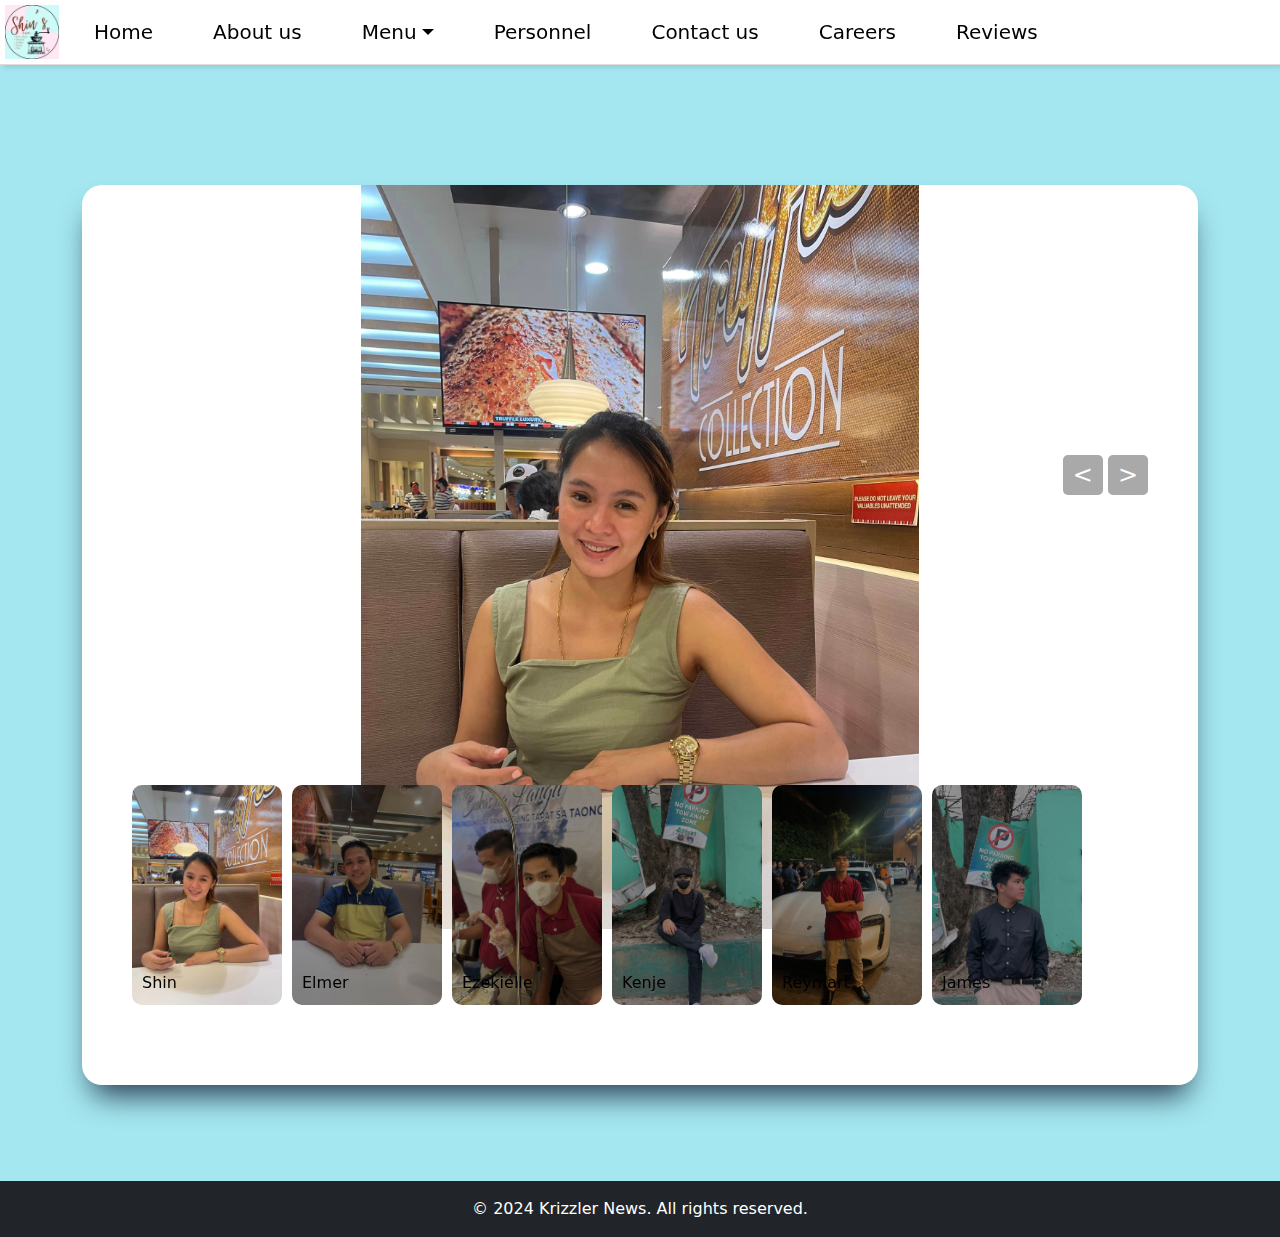
<file: personnel.html>
<html lang="en">
<head>
    <meta charset="UTF-8">
    <meta name="viewport" content="width=device-width, initial-scale=1.0">
    <title>Shin's</title>
    <link href="https://cdn.jsdelivr.net/npm/bootstrap@5.3.3/dist/css/bootstrap.min.css" rel="stylesheet" integrity="sha384-QWTKZyjpPEjISv5WaRU9OFeRpok6YctnYmDr5pNlyT2bRjXh0JMhjY6hW+ALEwIH" crossorigin="anonymous">
    <script src="https://cdn.jsdelivr.net/npm/bootstrap@5.3.3/dist/js/bootstrap.bundle.min.js" integrity="sha384-YvpcrYf0tY3lHB60NNkmXc5s9fDVZLESaAA55NDzOxhy9GkcIdslK1eN7N6jIeHz" crossorigin="anonymous"></script>

    <link rel="stylesheet" href="shins.css">
    <link rel="stylesheet" href="ab_perso.css">
    <link rel="stylesheet"href="https://unpkg.com/boxicons@latest/css/boxicons.min.css">
</head>
<body>
    <nav class="sticky-nav">
        <ul class="sidebar">
            <li onclick="closeSB()"><a><svg xmlns="http://www.w3.org/2000/svg" height="24px" viewBox="0 -960 960 960" width="24px" fill="black"><path d="m256-200-56-56 224-224-224-224 56-56 224 224 224-224 56 56-224 224 224 224-56 56-224-224-224 224Z"/></svg></a></li>
            <li><a href="index.html">Home</a></li>
            <li><a href="about.html">About us</a></li>
            <li class="dropdown">
                <a class="dropdown-toggle" href="#" role="button" id="productsDropdown" data-bs-toggle="dropdown" aria-expanded="false">
                    Menu
                </a>
                <ul class="dropdown-menu" aria-labelledby="productsDropdown">
                    <li><a class="dropdown-item" href="Products.html#Rice">Rice Meal</a></li>
                    <li><a class="dropdown-item" href="Products.html#Frap">Frappe</a></li>
                    <li><a class="dropdown-item" href="Products.html#Brew">Brewed Coffee</a></li>
                    <li><a class="dropdown-item" href="Products.html#Hot">Hot Chocolate</a></li>
                    <li><a class="dropdown-item" href="Products.html#Cold">Cold Drinks</a></li>
                    <li><a class="dropdown-item" href="Products.html#Milk">Milk Tea</a></li>
                    <li><a class="dropdown-item" href="Products.html#Snac">Snacks</a></li>    
                    <li><hr class="dropdown-divider"></li>
                    <li><a class="dropdown-item" href="Products.html#Gz">Grazing Table</a></li>
                </ul>
            </li>
            <li><a href="personnel.html">Personnel</a></li>
            <li><a href="ContactUs.html">Contact us</a></li>
            <li><a href="carrer.html">Careers</a></li>
            <li><a href="reviews_blog.html">Reviews</a></li>
        </ul>

        <ul>
            <li class="logo-and-text">
                <img src="./Images/shin logo.jpg" alt="">
            </li>
            <li class="hideOnMobile"><a href="index.html">Home</a></li>
            <li class="hideOnMobile"><a href="about.html">About us</a></li>
            <li class="hideOnMobile dropdown">
                <a class="dropdown-toggle" href="#" role="button" id="productsDropdownDesktop" data-bs-toggle="dropdown" aria-expanded="false">
                    Menu
                </a>
                <ul class="dropdown-menu" aria-labelledby="productsDropdownDesktop">
                    <li><a class="dropdown-item" href="Products.html#Rice">Rice Meal</a></li>
                    <li><a class="dropdown-item" href="Products.html#Frap">Frappe</a></li>
                    <li><a class="dropdown-item" href="Products.html#Brew">Brewed Coffee</a></li>
                    <li><a class="dropdown-item" href="Products.html#Hot">Hot Chocolate</a></li>
                    <li><a class="dropdown-item" href="Products.html#Cold">Cold Drinks</a></li>
                    <li><a class="dropdown-item" href="Products.html#Milk">Milk Tea</a></li>
                    <li><a class="dropdown-item" href="Products.html#Snac">Snacks</a></li>    
                    <li><hr class="dropdown-divider"></li>
                    <li><a class="dropdown-item" href="Products.html#Gz">Grazing Table</a></li>
                </ul>
            </li>
            <li class="hideOnMobile"><a href="personnel.html">Personnel</a></li>
            <li class="hideOnMobile"><a href="ContactUs.html">Contact us</a></li>
            <li class="hideOnMobile"><a href="carrer.html">Careers</a></li>
            <li class="hideOnMobile"><a href="reviews_blog.html">Reviews</a></li>
            <li class="menu-button" onclick="showSidebar()"><a href="#"><svg xmlns="http://www.w3.org/2000/svg" height="24px" viewBox="0 -960 960 960" width="24px" fill="black"><path d="M120-240v-80h720v80H120Zm0-200v-80h720v80H120Zm0-200v-80h720v80H120Z"/></svg></a></li>
        </ul>
    </nav>

    <div class = "container">
        <div class = "content">
            <div class="slider">
                <div class="list">
                    <div class="item active" id="img1">
                        <img src="./Images/shin.jpg">
                        <div class="content">
                            <p> <span>OWNER</span> </p>
                            <h2><span>Shin Arianne Gutiérrez</span></h2>
                        </div>
                    </div>
                </div>
                
                <div class="list">
                    <div class="item" id="img2">
                        <img src="./Images/elmer.jpg">
                        <div class="content">
                            <p><span>CO-OWNER</span></p>
                            <h2><span>Elmer Gutiérrez</span></h2>
                        </div>
                    </div>
                </div>
                
                <div class="list">
                    <div class="item" id="img3">
                        <img src="./Images/ez.jpg">
                        <div class="content">
                            <p><span>Staff</span></p>
                            <h2><span>Ezekielle Gutiérrez</span></h2>
                        </div>
                    </div>
                </div>
                
                <div class="list">
                    <div class="item" id="img4">
                        <img src="./Images/kenje.jpg">
                        <div class="content">
                            <p><span>Staff</span></p>
                            <h2><span>Kenje Dela Cruz</span></h2>
                        </div>
                    </div>
                </div>
                
                <div class="list">
                    <div class="item" id="img5">
                        <img src="./Images/rey.jpg">
                        <div class="content">
                            <p><span>Staff</span></p>
                            <h2><span>Reymart Dela Cruz</span></h2>
                        </div>
                    </div>
                </div>
                
                <div class="list">
                    <div class="item" id="img6">
                        <img src="./Images/james.jpg">
                        <div class="content">
                            <p><span>Staff</span></p>
                            <h2><span>James Cabarle</span></h2>
                        </div>
                    </div>
                </div>                
            
                <!-- button -->  
                <div class="arrows">
                    <button id="prev"> < </button>
                    <button id="next"> > </button>
                </div>
            
                <!-- thumbnail-->
                <div class="thumbnail">
                    <div class="item active" data-target="img1">
                        <img src="./Images/shin.jpg">
                        <div class="content">Shin</div>
                    </div>
                    <div class="item" data-target="img2">
                        <img src="./Images/elmer.jpg">
                        <div class="content">Elmer</div>
                    </div>
                    <div class="item" data-target="img3">
                        <img src="./Images/ez.jpg">
                        <div class="content">Ezekielle</div>
                    </div>
                    <div class="item" data-target="img4">
                        <img src="./Images/kenje.jpg">
                        <div class="content">Kenje</div>
                    </div>
                    <div class="item" data-target="img5">
                        <img src="./Images/rey.jpg">
                        <div class="content">Reymart</div>
                    </div>
                    <div class="item" data-target="img6">
                        <img src="./Images/james.jpg">
                        <div class="content">James</div>
                    </div>
                </div>
            </div>         
        </div> 
        <br><br><br>
    </div>
    

    <footer id="about-us" class="bg-dark text-white text-center text-lg-start mt-4">
        
    
        <div class="text-center p-3 bg-dark text-white">
            &copy; 2024 Krizzler News. All rights reserved.
        </div>
    </footer>

    <script>
        function showSidebar(){
            const sidebar = document.querySelector(".sidebar");
            sidebar.style.display ="flex";
        }
        function closeSB(){
            const sidebar = document.querySelector(".sidebar");
            sidebar.style.display ="none";
        }
    </script>

    <script src="app.js"></script>
</body>
</html>
</file>
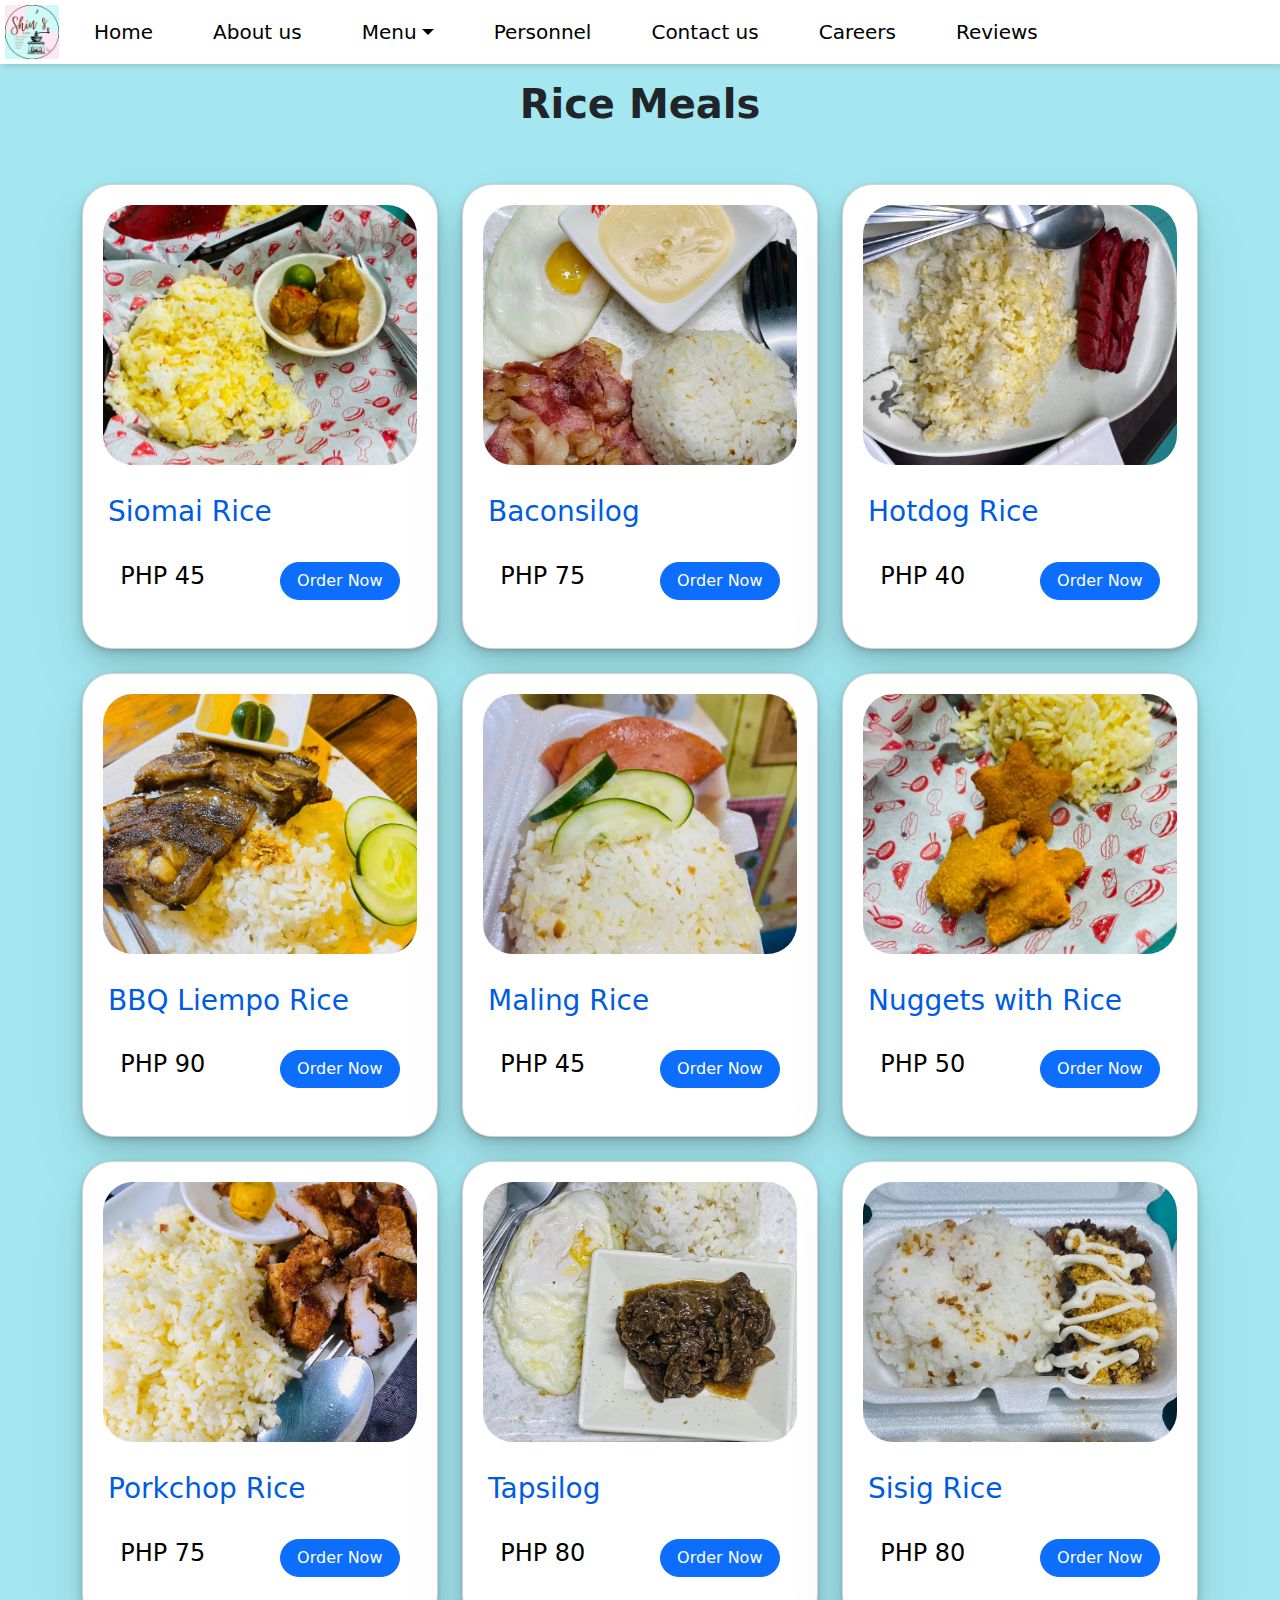
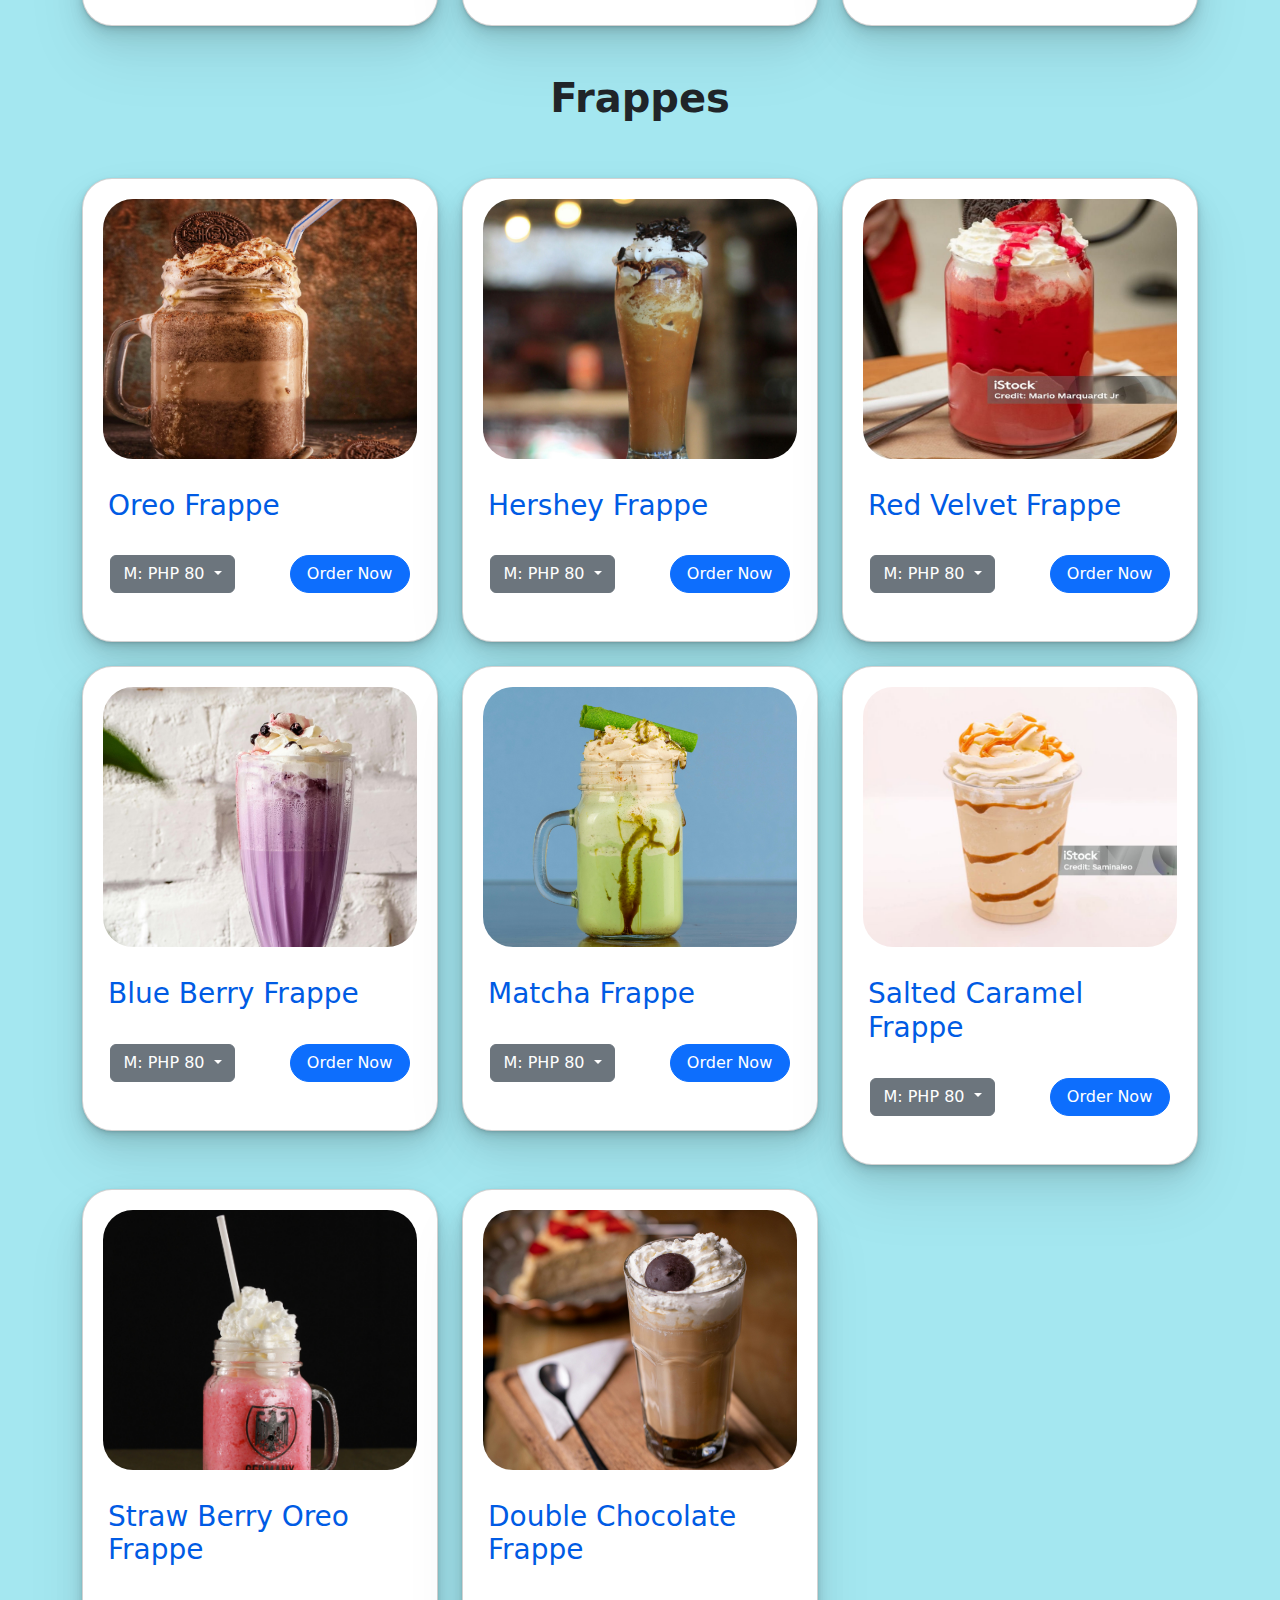
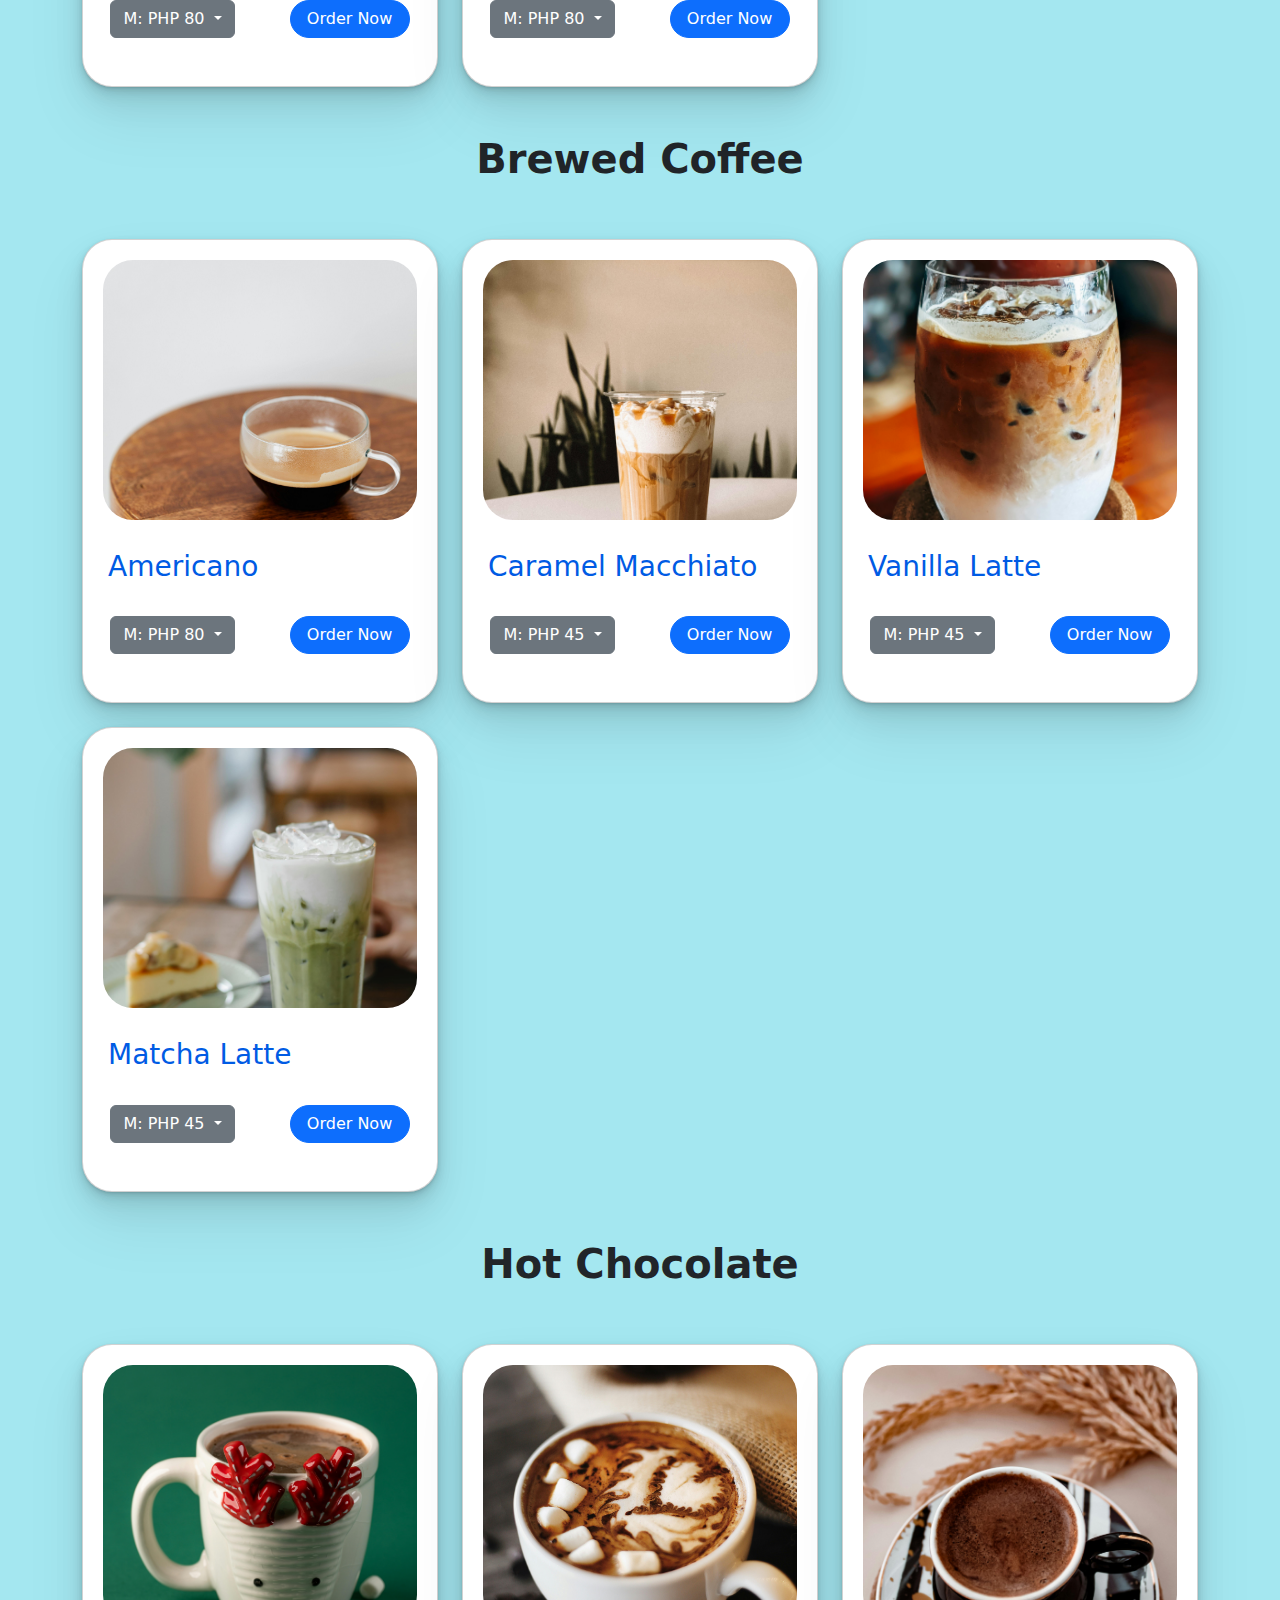
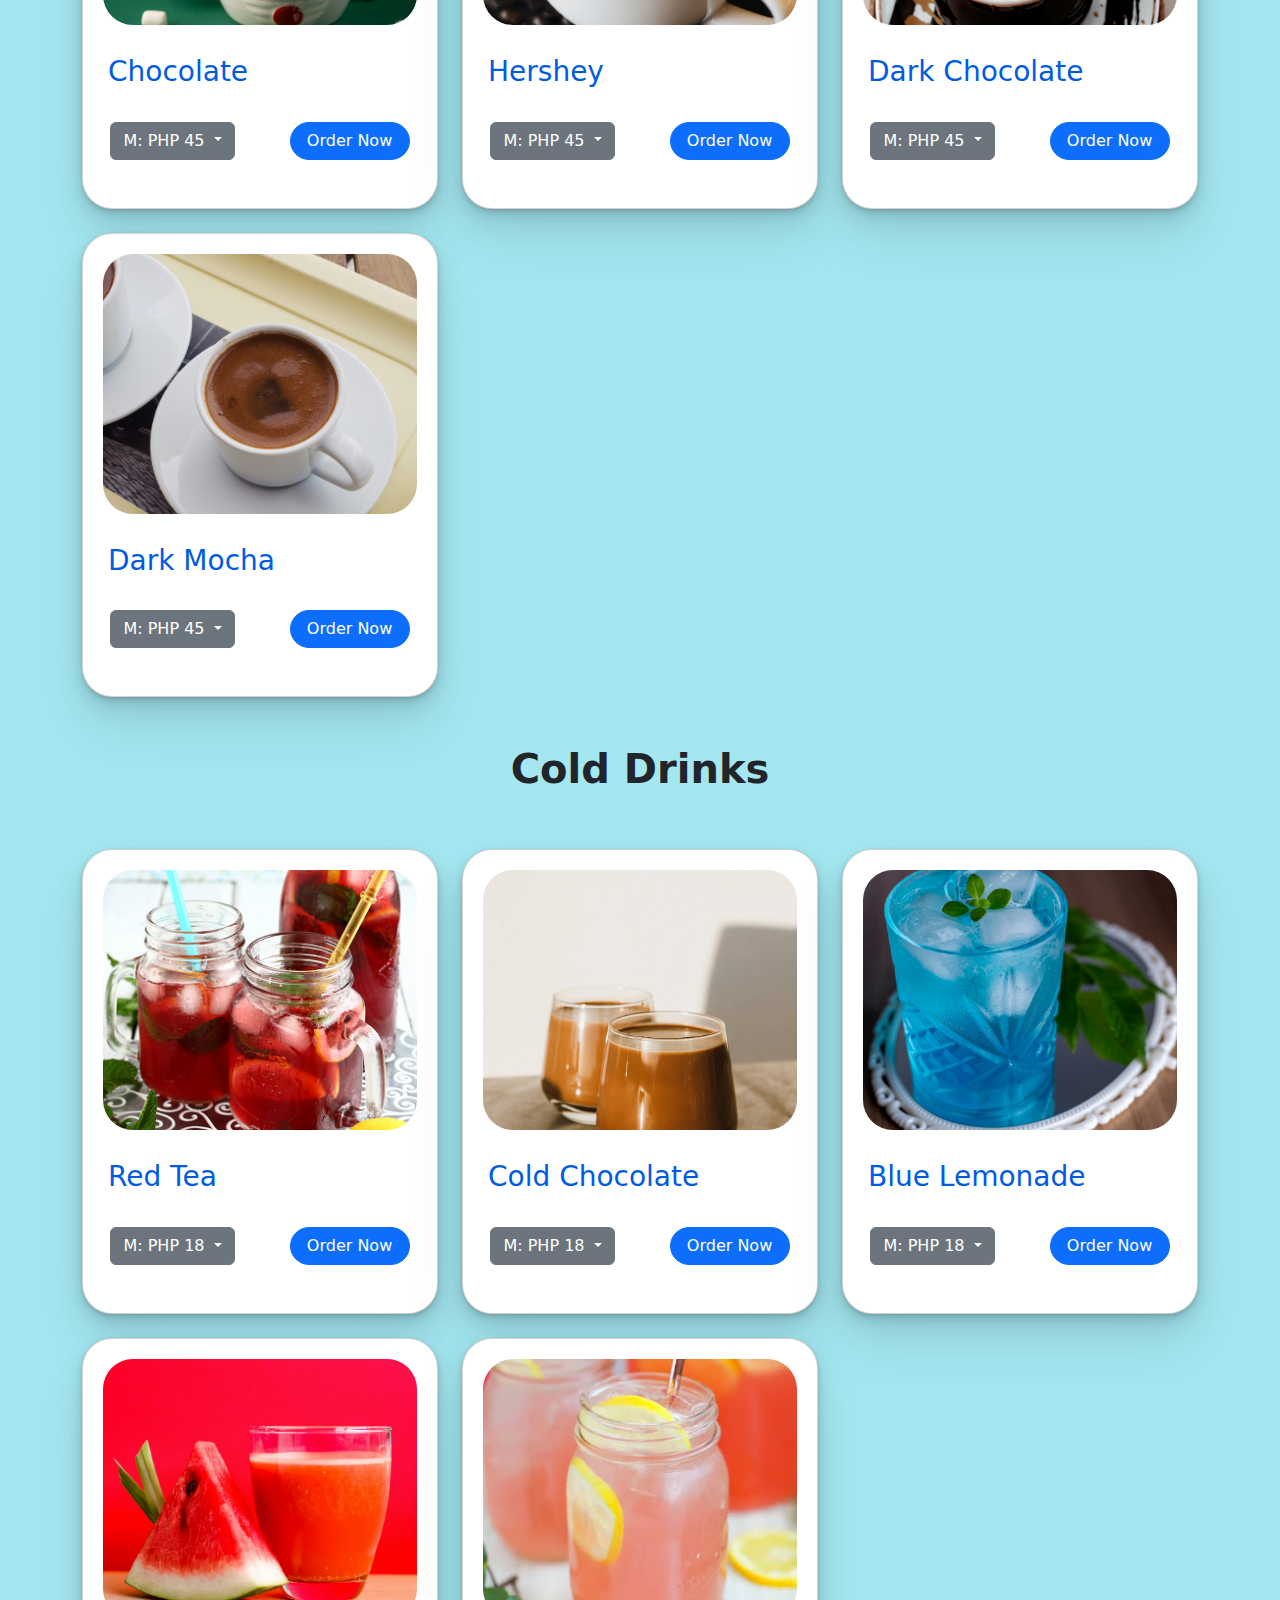
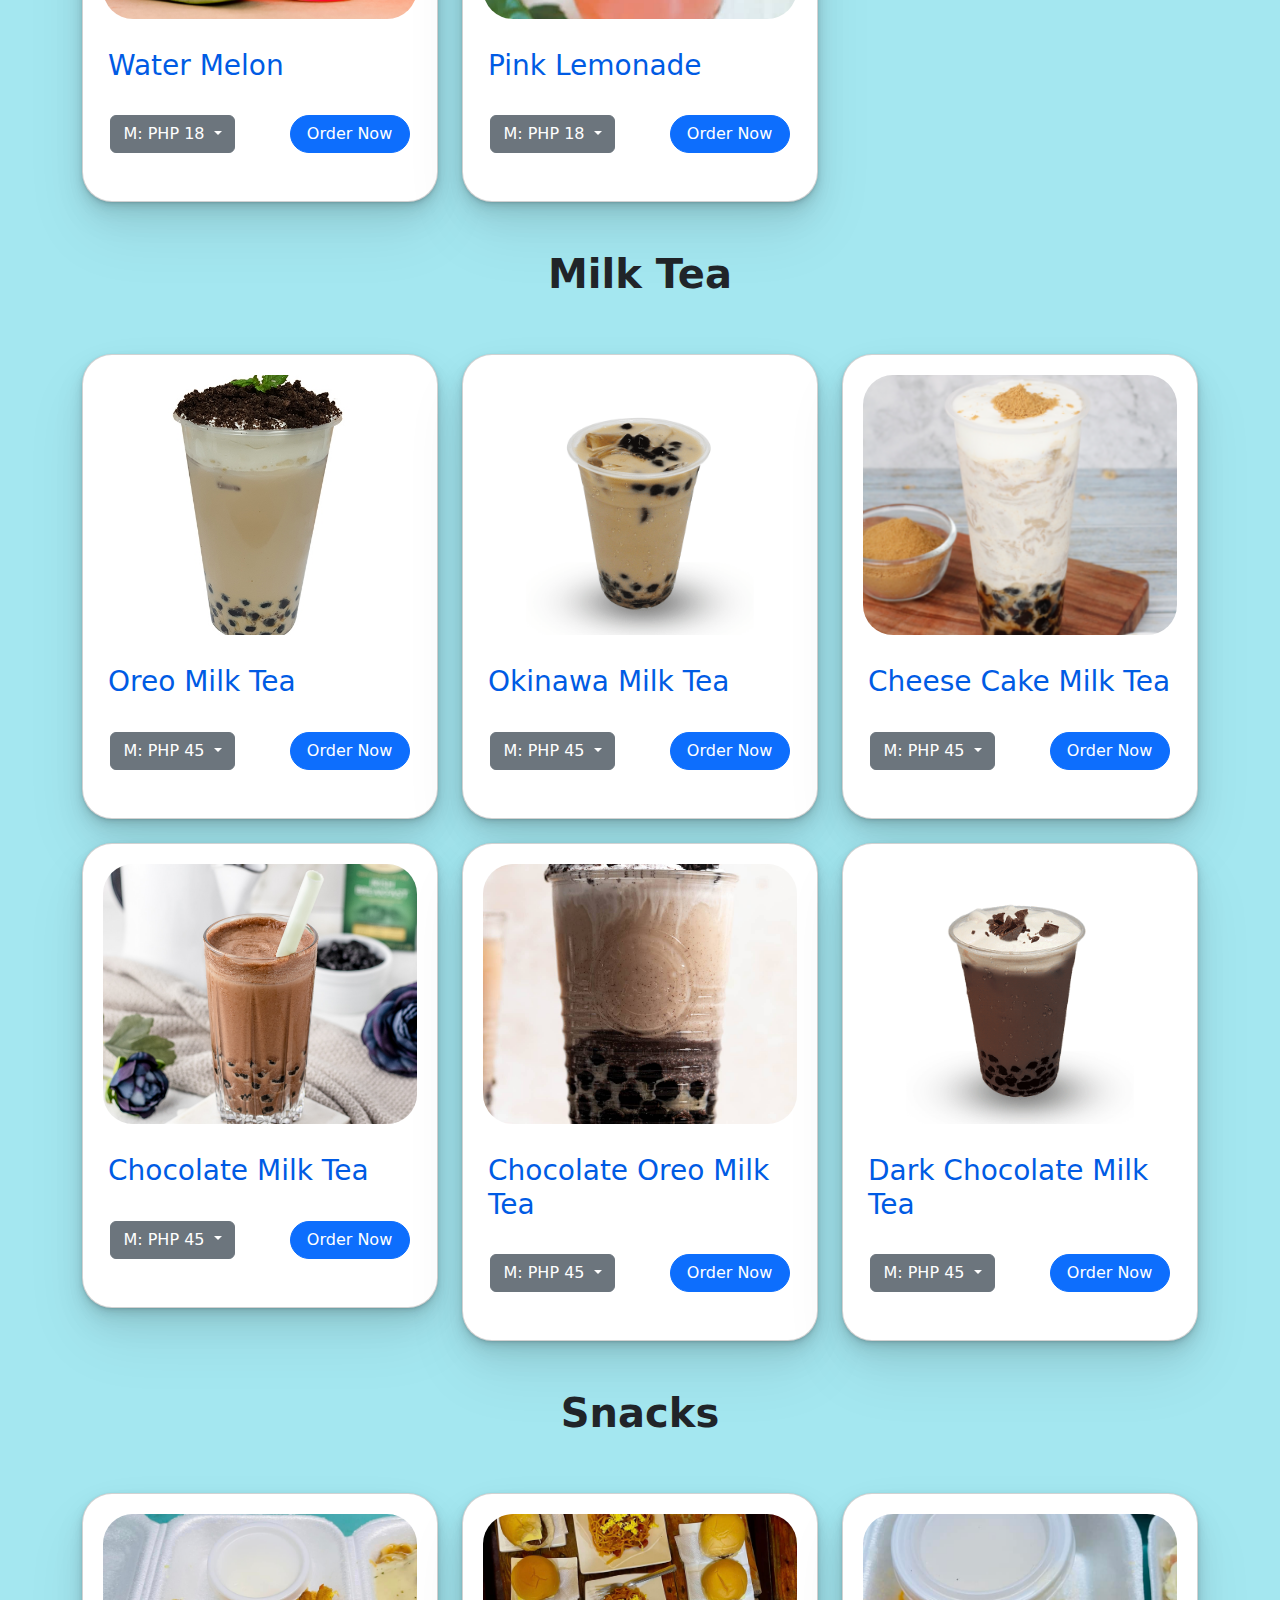
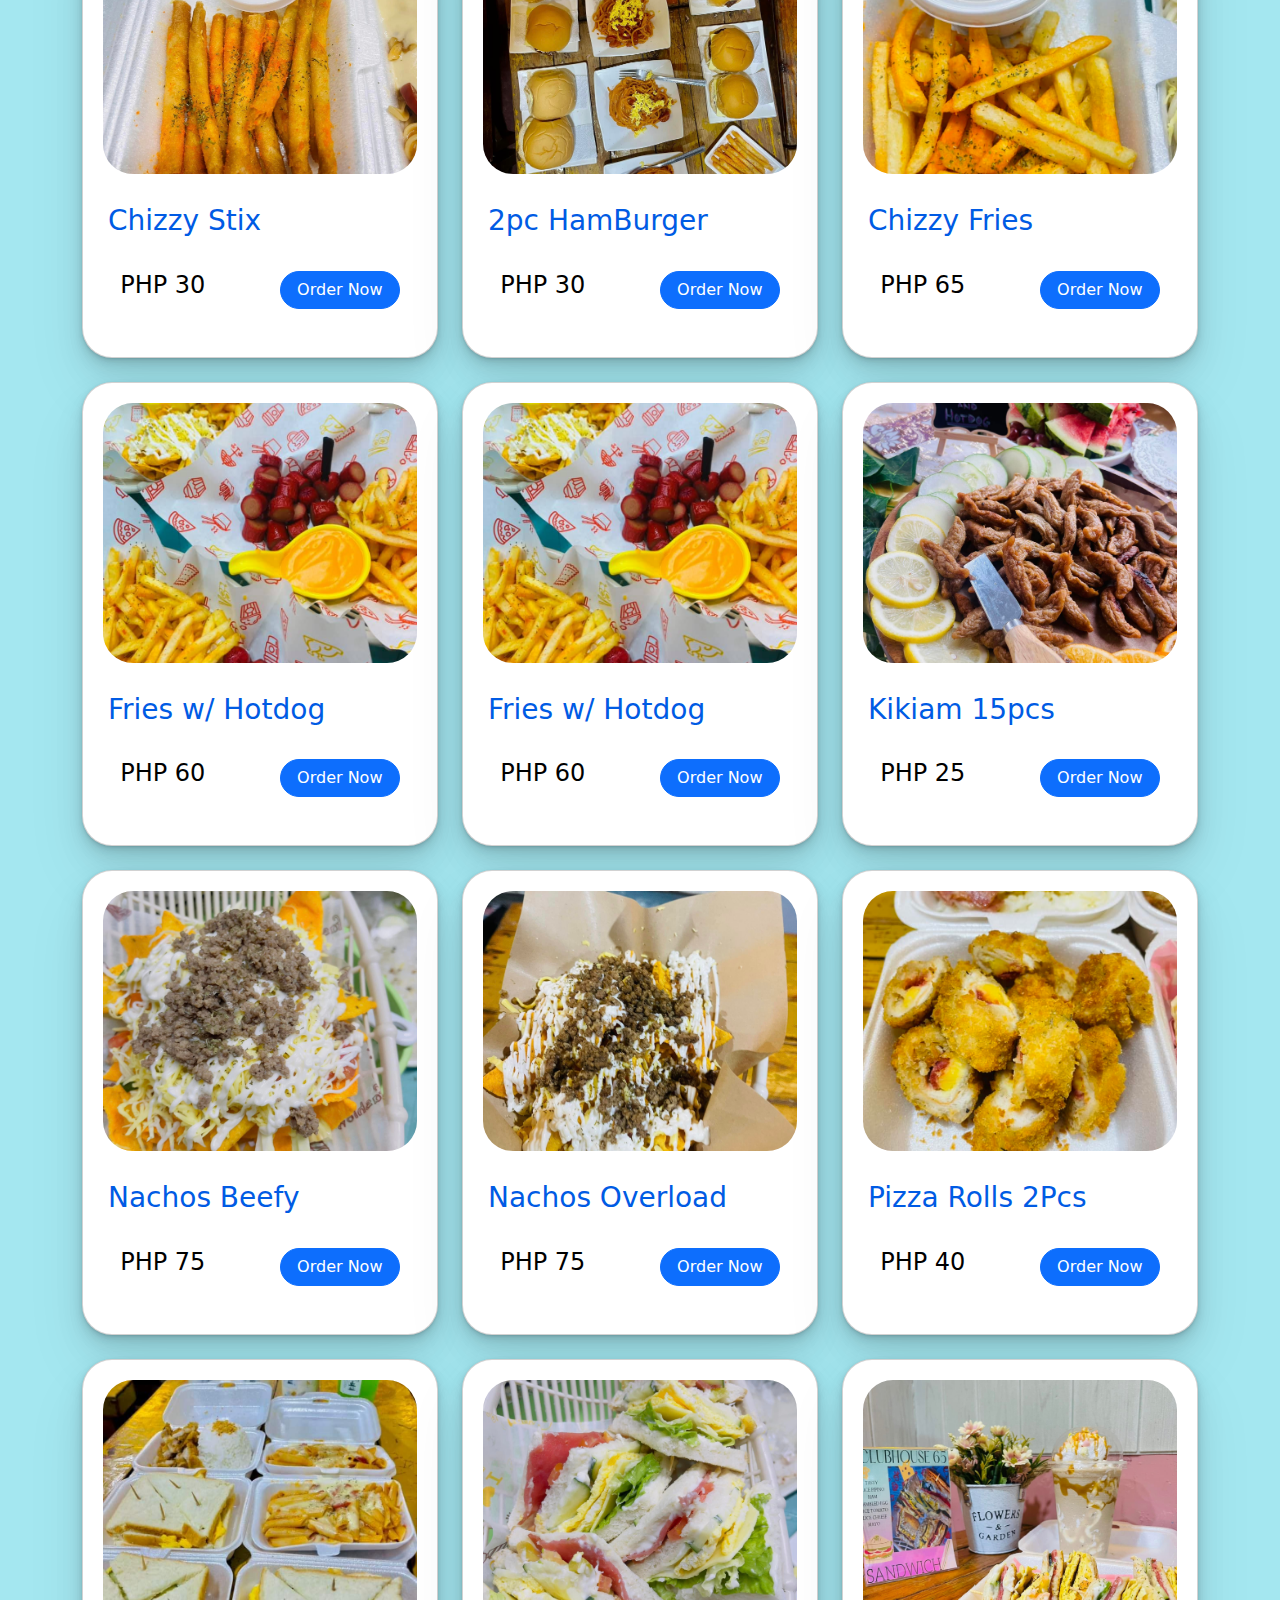
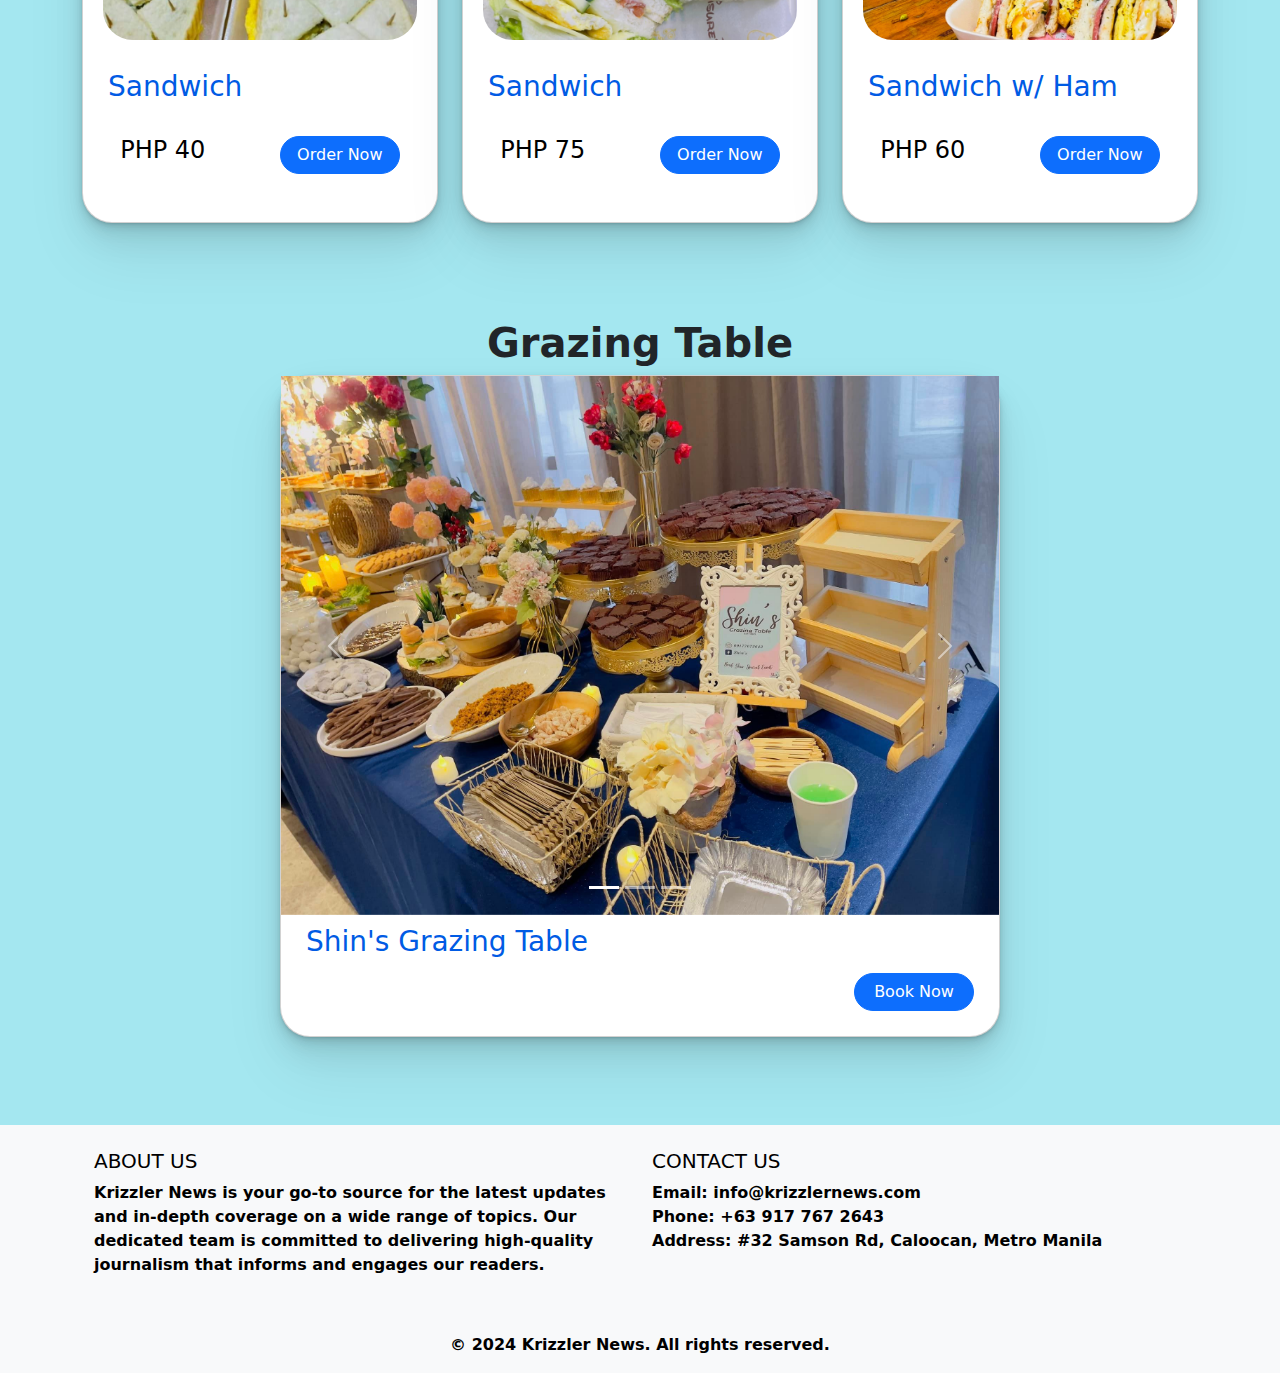
<file: Products.html>
<!DOCTYPE html>
<html lang="en">
<head>
    <meta charset="UTF-8">
    <meta name="viewport" content="width=device-width, initial-scale=1.0">
    <title>Shin's</title>
    <link href="https://cdn.jsdelivr.net/npm/bootstrap@5.3.3/dist/css/bootstrap.min.css" rel="stylesheet" integrity="sha384-QWTKZyjpPEjISv5WaRU9OFeRpok6YctnYmDr5pNlyT2bRjXh0JMhjY6hW+ALEwIH" crossorigin="anonymous">
    <script src="https://cdn.jsdelivr.net/npm/bootstrap@5.3.3/dist/js/bootstrap.bundle.min.js" integrity="sha384-YvpcrYf0tY3lHB60NNkmXc5s9fDVZLESaAA55NDzOxhy9GkcIdslK1eN7N6jIeHz" crossorigin="anonymous"></script>
    <link rel="stylesheet" href="Rardo.css">
</head>
<body>
    <nav class="sticky-nav">
        <ul class="sidebar">
            <li onclick="closeSB()"><a><svg xmlns="http://www.w3.org/2000/svg" height="24px" viewBox="0 -960 960 960" width="24px" fill="black"><path d="m256-200-56-56 224-224-224-224 56-56 224 224 224-224 56 56-224 224 224 224-56 56-224-224-224 224Z"/></svg></a></li>
            <li><a href="index.html">Home</a></li>
            <li><a href="about.html">About us</a></li>
            <li class="dropdown">
                <a class="dropdown-toggle" href="#" role="button" id="productsDropdown" data-bs-toggle="dropdown" aria-expanded="false">
                    Menu
                </a>
                <ul class="dropdown-menu" aria-labelledby="productsDropdown">
                    <li><a class="dropdown-item" href="#Rice">Rice Meal</a></li>
                    <li><a class="dropdown-item" href="#Frap">Frappe</a></li>
                    <li><a class="dropdown-item" href="#Brew">Brewed Coffee</a></li>
                    <li><a class="dropdown-item" href="#Hot">Hot Chocolate</a></li>
                    <li><a class="dropdown-item" href="#Cold">Cold Drinks</a></li>
                    <li><a class="dropdown-item" href="#Milk">Milk Tea</a></li>
                    <li><a class="dropdown-item" href="#Snac">Snacks</a></li>    
                    <li><hr class="dropdown-divider"></li>
                    <li><a class="dropdown-item" href="#Gz">Grazing Table</a></li>
                </ul>
            </li>
            <li><a href="personnel.html">Personnel</a></li>
            <li><a href="ContactUs.html">Contact us</a></li>
            <li><a href="carrer.html">Careers</a></li>
            <li><a href="reviews_blog.html">Reviews</a></li>
        </ul>

        <ul>
            <li class="logo-and-text">
                <img src="./Images/shin logo.jpg" alt="">
            </li>
            <li class="hideOnMobile"><a href="index.html">Home</a></li>
            <li class="hideOnMobile"><a href="about.html">About us</a></li>
            <li class="hideOnMobile dropdown">
                <a class="dropdown-toggle" href="#" role="button" id="productsDropdownDesktop" data-bs-toggle="dropdown" aria-expanded="false">
                    Menu
                </a>
                <ul class="dropdown-menu" aria-labelledby="productsDropdownDesktop">
                    <li><a class="dropdown-item" href="#Rice">Rice Meal</a></li>
                    <li><a class="dropdown-item" href="#Frap">Frappe</a></li>
                    <li><a class="dropdown-item" href="#Brew">Brewed Coffee</a></li>
                    <li><a class="dropdown-item" href="#Hot">Hot Chocolate</a></li>
                    <li><a class="dropdown-item" href="#Cold">Cold Drinks</a></li>
                    <li><a class="dropdown-item" href="#Milk">Milk Tea</a></li>
                    <li><a class="dropdown-item" href="#Snac">Snacks</a></li>    
                    <li><hr class="dropdown-divider"></li>
                    <li><a class="dropdown-item" href="#Gz">Grazing Table</a></li>
                </ul>
            </li>
            <li class="hideOnMobile"><a href="personnel.html">Personnel</a></li>
            <li class="hideOnMobile"><a href="ContactUs.html">Contact us</a></li>
            <li class="hideOnMobile"><a href="carrer.html">Careers</a></li>
            <li class="hideOnMobile"><a href="reviews_blog.html">Reviews</a></li>
            <li class="menu-button" onclick="showSidebar()"><a href="#"><svg xmlns="http://www.w3.org/2000/svg" height="24px" viewBox="0 -960 960 960" width="24px" fill="black"><path d="M120-240v-80h720v80H120Zm0-200v-80h720v80H120Zm0-200v-80h720v80H120Z"/></svg></a></li>
        </ul>
    </nav>

            <div class="container  py-3">
                <h1 class="text-center" id="Rice"> Rice Meals </h1>

                <div class=" row row-cols-1 row-cols-md-3 g-4 py-5">


                    <div class ="col">
                        <div class="card" >
                            <img  src="./Images/siomai.jpg" class="card-img-top zoom-img" alt="...">
                            <div class="card-body">
                            <h3 class="card-title">Siomai Rice</h3>
                            <!-- <p class="card-text"> Crunchy deep fried pork siomai paired with fried rice </p>  -->

                            </div>

                            <div class="d-flex justify-content-around mb-5">
                                <h4> PHP 45</h4> 
                                <button class =" btn btn-primary"> <a href="https://www.facebook.com/Shinsfuntea" style="text-decoration: none; color: white;" >Order Now </a></button>
                            </div>
                        </div>

                        

                    </div>

                    <div class ="col">
                        <div class="card" >
                            <img src="./Images/Bacon.jpg" class="card-img-top zoom-img" alt="...">
                            <div class="card-body">
                            <h3 class="card-title">Baconsilog </h3>
                            <!-- <p class="card-text"> Baconsilog with white sauce is a savory Filipino dish featuring crispy bacon, garlic fried rice, and a sunny-side-up egg, all smothered in a creamy white sauce for a delectable fusion of flavors.</p> -->

                            </div>

                            <div class="d-flex justify-content-around mb-5">
                                <h4> PHP 75</h4> 
                                <button class =" btn btn-primary"> <a href="https://www.facebook.com/Shinsfuntea" style="text-decoration: none; color: white;" >Order Now </a></button>
                            </div>
                        </div>

                        

                    </div>

                    <div class ="col">
                        <div class="card" >
                            <img src="./Images/Hotdog.jpg" class="card-img-top zoom-img" alt="...">
                            <div class="card-body">
                            <h3 class="card-title">Hotdog Rice</h3>
                            <!-- <p class="card-text"> Hotdog rice is a simple yet comforting dish that combines sliced hotdogs, often seasoned with soy sauce, garlic, and onions, creating a hearty and flavorful meal reminiscent of childhood nostalgia.</p> -->

                            </div>

                            <div class="d-flex justify-content-around mb-5">
                                <h4> PHP 40</h4> 
                                <button class =" btn btn-primary"> <a href="https://www.facebook.com/Shinsfuntea" style="text-decoration: none; color: white;" >Order Now </a></button>
                            </div>
                        </div>

                        

                    </div>

                    <div class ="col">
                        <div class="card" >
                            <img src="./Images/Liempo.jpg" class="card-img-top zoom-img" alt="...">
                            <div class="card-body">
                            <h3 class="card-title">BBQ Liempo Rice</h3>
                            <!-- <p class="card-text"> offering a delightful balance of smoky, tangy, and rich flavors in every bite. It's a beloved street food favorite that captures the essence of Filipino culinary tradition with its succulent meat and satisfyingly aromatic rice.</p> -->

                            </div>

                            <div class="d-flex justify-content-around mb-5">
                                <h4> PHP 90</h4> 
                                <button class =" btn btn-primary"> <a href="https://www.facebook.com/Shinsfuntea" style="text-decoration: none; color: white;" >Order Now </a></button>
                            </div>
                        </div>

                        

                    </div>

                    <div class ="col">
                        <div class="card" >
                            <img src="./Images/Maling.jpg" class="card-img-top zoom-img" alt="...">
                            <div class="card-body">
                            <h3 class="card-title">Maling Rice</h3>
                            <!-- <p class="card-text"> Maling rice often used humorously to refer to a simple meal consisting solely of cooked rice without any additional ingredients or accompaniments. emphasizing the versatility of rice enjoyed by many </p> -->

                            </div>

                            <div class="d-flex justify-content-around mb-5">
                                <h4> PHP 45</h4> 
                                <button class =" btn btn-primary"> <a href="https://www.facebook.com/Shinsfuntea" style="text-decoration: none; color: white;" >Order Now </a></button>
                            </div>
                        </div>

                        

                    </div>

                    <div class ="col">
                        <div class="card" >
                            <img src="./Images/Nuggets.jpg" class="card-img-top zoom-img" alt="...">
                            <div class="card-body">
                            <h3 class="card-title">Nuggets with Rice</h3>
                            <!-- <p class="card-text"> crispy chicken nuggets served atop a bed of steamed rice, creating a satisfying meal that combines the beloved crunch of nuggets with the comforting texture of rice. It's a playful twist on traditional rice dishes.</p> -->

                            </div>

                            <div class="d-flex justify-content-around mb-5">
                                <h4> PHP 50</h4> 
                                <button class =" btn btn-primary"> <a href="https://www.facebook.com/Shinsfuntea" style="text-decoration: none; color: white;" >Order Now </a></button>
                            </div>
                        </div>

                        

                    </div>

                    <div class ="col">
                        <div class="card" >
                            <img src="./Images/Porkchop.jpg" class="card-img-top zoom-img" alt="...">
                            <div class="card-body">
                            <h3 class="card-title">Porkchop Rice</h3>
                            <!-- <p class="card-text"> offering a satisfying balance of savory flavors and comforting textures. It's a classic comfort food enjoyed in many cuisines around the world, perfect for a filling and satisfying meal any time of the day.</p> -->

                            </div>

                            <div class="d-flex justify-content-around mb-5">
                                <h4> PHP 75</h4> 
                                <button class =" btn btn-primary"> <a href="https://www.facebook.com/Shinsfuntea" style="text-decoration: none; color: white;" >Order Now </a></button>
                            </div>
                        </div>

                        

                    </div>

                    <div class ="col">
                        <div class="card" >
                            <img src="./Images/Tapsilog.jpg" class="card-img-top zoom-img" alt="...">
                            <div class="card-body">
                            <h3 class="card-title">Tapsilog </h3>
                            <!-- <p class="card-text"> creating a flavorful and satisfying meal that balances savory, garlicky, and slightly sweet flavors. often enjoyed with a side of vinegar or spicy vinegar dipping sauce for an extra kick of flavor.</p> -->

                            </div>

                            <div class="d-flex justify-content-around mb-5">
                                <h4> PHP 80</h4> 
                                <button class =" btn btn-primary"> <a href="https://www.facebook.com/Shinsfuntea" style="text-decoration: none; color: white;" >Order Now </a></button>
                            </div>
                        </div>

                        

                    </div>

                    <div class ="col">
                        <div class="card" >
                            <img src="./Images/Sisig.jpg" class="card-img-top zoom-img" alt="...">
                            <div class="card-body">
                            <h3 class="card-title">Sisig Rice</h3>
                            <!-- <p class="card-text"> Sisig is a sizzling and savory seasoned pig's face or parts like ears, snout, and cheeks, traditionally marinated in calamansi juice, soy sauce, and chili peppers, then grilled, fried, or broiled until crispy.</p> -->

                            </div>

                            <div class="d-flex justify-content-around mb-5">
                                <h4> PHP 80</h4> 
                                <button class =" btn btn-primary"> <a href="https://www.facebook.com/Shinsfuntea" style="text-decoration: none; color: white;" >Order Now </a></button>
                            </div>
                        </div>

                        

                    </div>

                </div>
                
                <h1 class="text-center" id="Frap"> Frappes </h1>

                <div class=" row row-cols-1 row-cols-md-3 g-4 py-5">


                
                    
                    <div class="col">
                        <div class="card">
                            <img src="./Images/Frappe/Oreo.jpg" class="card-img-top zoom-img" alt="...">
                            <div class="card-body">
                                <h3 class="card-title">Oreo Frappe</h3>
                            </div>
                            <div class="d-flex justify-content-around mb-5">
                                <div class="dropdown">
                                    <button class="btn btn-secondary dropdown-toggle" type="button" id="dropdownMenuButton1" data-bs-toggle="dropdown" aria-expanded="false">
                                        M: PHP 80
                                    </button>
                                    <ul class="dropdown-menu"  id = "dp1"aria-labelledby="dropdownMenuButton1">
                                        <li><a class="dropdown-item" id = "dp1"href="#" data-size="M: PHP 80">M: PHP 80</a></li>
                                        <li><a class="dropdown-item" id = "dp1"href="#" data-size="L: PHP 90">L: PHP 90</a></li>
                                    </ul>
                                </div>
                                <button class="btn btn-primary">
                                    <a href="https://www.facebook.com/Shinsfuntea" style="text-decoration: none; color: white;">Order Now</a>
                                </button>
                            </div>
                        </div>
                    </div>
                    

                    <div class ="col">

                        

                        <div class="card" >
                            <img  src="./Images/Frappe/Hershey.jpg" class="card-img-top zoom-img" alt="...">
                            <div class="card-body">
                            <h3 class="card-title">Hershey Frappe</h3>
                            <!-- <p class="card-text"> A decadent and chocolatey frozen treat crafted with Hershey's chocolate syrup, blended with milk, ice, and a touch of sweetness, resulting in a luscious and creamy drink that's both refreshing and satisfying for chocolate lovers.</p> -->

                            </div>

                            <div class="d-flex justify-content-around mb-5">
                                <div class="dropdown">
                                    <button class="btn btn-secondary dropdown-toggle" type="button" id="dropdownMenuButton1" data-bs-toggle="dropdown" aria-expanded="false">
                                        M: PHP 80
                                    </button>
                                    <ul class="dropdown-menu" id = "dp1"aria-labelledby="dropdownMenuButton1">
                                        <li><a class="dropdown-item" id = "dp1"href="#" data-size="M: PHP 80">M: PHP 80</a></li>
                                        <li><a class="dropdown-item" id = "dp1"href="#" data-size="L: PHP 90">L: PHP 90</a></li>
                                    </ul>
                                </div>
                                <button class =" btn btn-primary"> <a href="https://www.facebook.com/Shinsfuntea" style="text-decoration: none; color: white;" >Order Now </a></button>
                            </div>
                        </div>

                        

                    </div>

                    <div class ="col">
                        <div class="card" >
                            <img  src="./Images/Frappe/RedV.jpg" class="card-img-top zoom-img" alt="...">
                            <div class="card-body">
                            <h3 class="card-title">Red Velvet Frappe</h3>
                            <!-- <p class="card-text"> A luxurious and indulgent icy beverage featuring the flavors of classic red velvet cake, blended with creamy milk, ice, and a hint of cocoa, resulting in a smooth and velvety texture with a delightful balance of sweetness and subtle tanginess.</p> -->

                            </div>

                            <div class="d-flex justify-content-around mb-5">
                                <div class="dropdown">
                                    <button class="btn btn-secondary dropdown-toggle" type="button" id="dropdownMenuButton1" data-bs-toggle="dropdown" aria-expanded="false">
                                        M: PHP 80
                                    </button>
                                    <ul class="dropdown-menu" id = "dp1"aria-labelledby="dropdownMenuButton1">
                                        <li><a class="dropdown-item" id = "dp1"href="#" data-size="M: PHP 80">M: PHP 80</a></li>
                                        <li><a class="dropdown-item" id = "dp1"href="#" data-size="L: PHP 90">L: PHP 90</a></li>
                                    </ul>
                                </div>
                                <button class =" btn btn-primary"> <a href="https://www.facebook.com/Shinsfuntea" style="text-decoration: none; color: white;" >Order Now </a></button>
                            </div>
                        </div>

                        

                    </div>

                    <div class ="col">
                        <div class="card" >
                            <img  src="./Images/Frappe/BlueB.jpg" class="card-img-top zoom-img" alt="...">
                            <div class="card-body">
                            <h3 class="card-title">Blue Berry Frappe</h3>
                            <!-- <p class="card-text">  A refreshing and fruity frozen drink infused with the vibrant flavor of ripe blueberries, blended with ice, milk or yogurt, and a touch of sweetness, creating a smooth and creamy concoction bursting with antioxidants and natural sweetness.</p> -->

                            </div>

                            <div class="d-flex justify-content-around mb-5">
                                <div class="dropdown">
                                    <button class="btn btn-secondary dropdown-toggle" type="button" id="dropdownMenuButton1" data-bs-toggle="dropdown" aria-expanded="false">
                                        M: PHP 80
                                    </button>
                                    <ul class="dropdown-menu" id = "dp1"aria-labelledby="dropdownMenuButton1">
                                        <li><a class="dropdown-item" id = "dp1"href="#" data-size="M: PHP 80">M: PHP 80</a></li>
                                        <li><a class="dropdown-item" id = "dp1"href="#" data-size="L: PHP 90">L: PHP 90</a></li>
                                    </ul>
                                </div>
                                <button class =" btn btn-primary"> <a href="https://www.facebook.com/Shinsfuntea" style="text-decoration: none; color: white;" >Order Now </a></button>
                            </div>
                        </div>

                        

                    </div>

                    <div class ="col">
                        <div class="card" >
                            <img  src="./Images/Frappe/Matcha.jpg" class="card-img-top zoom-img" alt="...">
                            <div class="card-body">
                            <h3 class="card-title">Matcha Frappe</h3>
                            <!-- <p class="card-text"> A refreshing and energizing frozen beverage made with premium Japanese matcha powder, blended with milk or non-dairy alternatives, ice, and a hint of sweetness, resulting in a creamy and vibrant green drink with a delicate balance of earthy.</p> -->

                            </div>

                            <div class="d-flex justify-content-around mb-5">
                                <div class="dropdown">
                                    <button class="btn btn-secondary dropdown-toggle" type="button" id="dropdownMenuButton1" data-bs-toggle="dropdown" aria-expanded="false">
                                        M: PHP 80
                                    </button>
                                    <ul class="dropdown-menu" id = "dp1"aria-labelledby="dropdownMenuButton1">
                                        <li><a class="dropdown-item" id = "dp1"href="#" data-size="M: PHP 80">M: PHP 80</a></li>
                                        <li><a class="dropdown-item" id = "dp1"href="#" data-size="L: PHP 90">L: PHP 90</a></li>
                                    </ul>
                                </div>
                                <button class =" btn btn-primary"> <a href="https://www.facebook.com/Shinsfuntea" style="text-decoration: none; color: white;" >Order Now </a></button>
                            </div>
                        </div>

                        

                    </div>


                    <div class ="col">
                        <div class="card" >
                            <img  src="./Images/Frappe/SaltCam.jpg" class="card-img-top zoom-img" alt="...">
                            <div class="card-body">
                            <h3 class="card-title">Salted Caramel Frappe</h3>
                            <!-- <p class="card-text"> A decadent and indulgent frozen delight featuring rich caramel syrup, blended with milk, ice, and a pinch of sea salt, resulting in a creamy and luscious beverage with a perfect balance of sweetness and savory undertones.</p> -->

                            </div>

                            <div class="d-flex justify-content-around mb-5">
                                <div class="dropdown">
                                    <button class="btn btn-secondary dropdown-toggle" type="button" id="dropdownMenuButton1" data-bs-toggle="dropdown" aria-expanded="false">
                                        M: PHP 80
                                    </button>
                                    <ul class="dropdown-menu" id = "dp1"aria-labelledby="dropdownMenuButton1">
                                        <li><a class="dropdown-item" id = "dp1"href="#" data-size="M: PHP 80">M: PHP 80</a></li>
                                        <li><a class="dropdown-item" id = "dp1"href="#" data-size="L: PHP 90">L: PHP 90</a></li>
                                    </ul>
                                </div>
                                <button class =" btn btn-primary"> <a href="https://www.facebook.com/Shinsfuntea" style="text-decoration: none; color: white;" >Order Now </a></button>
                            </div>
                        </div>

                        

                    </div>

                    <div class ="col">
                        <div class="card" >
                            <img  src="./Images/Frappe/StrawBO.jpg" class="card-img-top zoom-img" alt="...">
                            <div class="card-body">
                            <h3 class="card-title">Straw Berry Oreo Frappe</h3>
                            <!-- <p class="card-text"> A delightful blend of fresh strawberries and crushed Oreo cookies, blended with creamy milk, ice, and a hint of vanilla, creating a refreshing and indulgent treat with a harmonious mix of fruity sweetness and chocolatey richness, perfect for satisfying cravings on warm days.</p> -->

                            </div>

                            <div class="d-flex justify-content-around mb-5">
                                <div class="dropdown">
                                    <button class="btn btn-secondary dropdown-toggle" type="button" id="dropdownMenuButton1" data-bs-toggle="dropdown" aria-expanded="false">
                                        M: PHP 80
                                    </button>
                                    <ul class="dropdown-menu" id = "dp1"aria-labelledby="dropdownMenuButton1">
                                        <li><a class="dropdown-item" id = "dp1"href="#" data-size="M: PHP 80">M: PHP 80</a></li>
                                        <li><a class="dropdown-item" id = "dp1"href="#" data-size="L: PHP 90">L: PHP 90</a></li>
                                    </ul>
                                </div>
                                <button class =" btn btn-primary"> <a href="https://www.facebook.com/Shinsfuntea" style="text-decoration: none; color: white;" >Order Now </a></button>
                            </div>
                        </div>

                        

                    </div>

                    <div class ="col">
                        <div class="card" >
                            <img  src="./Images/Frappe/DoubleChoc.jpg" class="card-img-top zoom-img" alt="...">
                            <div class="card-body">
                            <h3 class="card-title">Double Chocolate Frappe</h3>
                            <!-- <p class="card-text"> An indulgent frozen concoction featuring rich chocolate syrup and cocoa powder, blended with creamy milk, ice, and a touch of sweetness, resulting in a luxurious and velvety beverage with a double dose of chocolatey goodness, perfect for chocolate lovers seeking a decadent treat to cool.</p> -->

                            </div>

                            <div class="d-flex justify-content-around mb-5">
                                <div class="dropdown">
                                    <button class="btn btn-secondary dropdown-toggle" type="button" id="dropdownMenuButton1" data-bs-toggle="dropdown" aria-expanded="false">
                                        M: PHP 80
                                    </button>
                                    <ul class="dropdown-menu" id = "dp1"aria-labelledby="dropdownMenuButton1">
                                        <li><a class="dropdown-item" id = "dp1"href="#" data-size="M: PHP 80">M: PHP 80</a></li>
                                        <li><a class="dropdown-item" id = "dp1"href="#" data-size="L: PHP 90">L: PHP 90</a></li>
                                    </ul>
                                </div>
                                <button class =" btn btn-primary"> <a href="https://www.facebook.com/Shinsfuntea" style="text-decoration: none; color: white;" >Order Now </a></button>
                            </div>
                        </div>

                        

                    </div>

                    

                </div> <!--column menu closing -->
                <h1 class="text-center" id="Brew"> Brewed Coffee </h1>
                    <div class=" row row-cols-1 row-cols-md-3 g-4 py-5">

                        <div class ="col">
                            <div class="card" >
                                <img  src="./Images/Coffee/Americano.jpg" class="card-img-top zoom-img" alt="...">
                                <div class="card-body">
                                <h3 class="card-title">Americano</h3>
                                <!-- <p class="card-text"> An indulgent frozen concoction featuring rich chocolate syrup and cocoa powder, blended with creamy milk, ice, and a touch of sweetness, resulting in a luxurious and velvety beverage with a double dose of chocolatey goodness, perfect for chocolate lovers seeking a decadent treat to cool.</p> -->
            
                                </div>
            
                                <div class="d-flex justify-content-around mb-5">
                                    <div class="dropdown">
                                        <button class="btn btn-secondary dropdown-toggle" type="button" id="dropdownMenuButton1" data-bs-toggle="dropdown" aria-expanded="false">
                                            M: PHP 80
                                        </button>
                                        <ul class="dropdown-menu" id = "dp1"aria-labelledby="dropdownMenuButton1">
                                            <li><a class="dropdown-item" id = "dp1"href="#" data-size="M: PHP 80">M: PHP 80</a></li>
                                            <li><a class="dropdown-item" id = "dp1"href="#" data-size="L: PHP 90">L: PHP 90</a></li>
                                        </ul>
                                    </div>
                                    <button class =" btn btn-primary"> <a href="https://www.facebook.com/Shinsfuntea" style="text-decoration: none; color: white;" >Order Now </a></button>
                                </div>
                            </div>
            
                            
            
                        </div>
                        
                        <div class ="col">
                            <div class="card" >
                                <img  src="./Images/Coffee/CaramelMac.jpg" class="card-img-top zoom-img" alt="...">
                                <div class="card-body">
                                <h3 class="card-title">Caramel Macchiato</h3>
                                <!-- <p class="card-text"> An indulgent frozen concoction featuring rich chocolate syrup and cocoa powder, blended with creamy milk, ice, and a touch of sweetness, resulting in a luxurious and velvety beverage with a double dose of chocolatey goodness, perfect for chocolate lovers seeking a decadent treat to cool.</p> -->
            
                                </div>
            
                                <div class="d-flex justify-content-around mb-5">
                                    <div class="dropdown">
                                        <button class="btn btn-secondary dropdown-toggle" type="button" id="dropdownMenuButton1" data-bs-toggle="dropdown" aria-expanded="false">
                                            M: PHP 45
                                        </button>
                                        <ul class="dropdown-menu" id = "dp1"aria-labelledby="dropdownMenuButton1">
                                            <li><a class="dropdown-item" id = "dp1"href="#" data-size="M: PHP 45">M: PHP 45</a></li>
                                            <li><a class="dropdown-item" id = "dp1"href="#" data-size="L: PHP 55">L: PHP 55</a></li>
                                        </ul>
                                    </div>
                                    <button class =" btn btn-primary"> <a href="https://www.facebook.com/Shinsfuntea" style="text-decoration: none; color: white;" >Order Now </a></button>
                                </div>
                            </div>
            
                            
            
                        </div>

                        
                        <div class ="col">
                            <div class="card" >
                                <img  src="./Images/Coffee/Vanil.jpg" class="card-img-top zoom-img" alt="...">
                                <div class="card-body">
                                <h3 class="card-title">Vanilla Latte</h3>
                                <!-- <p class="card-text"> An indulgent frozen concoction featuring rich chocolate syrup and cocoa powder, blended with creamy milk, ice, and a touch of sweetness, resulting in a luxurious and velvety beverage with a double dose of chocolatey goodness, perfect for chocolate lovers seeking a decadent treat to cool.</p> -->
            
                                </div>
            
                                <div class="d-flex justify-content-around mb-5">
                                    <div class="dropdown">
                                        <button class="btn btn-secondary dropdown-toggle" type="button" id="dropdownMenuButton1" data-bs-toggle="dropdown" aria-expanded="false">
                                            M: PHP 45
                                        </button>
                                        <ul class="dropdown-menu" id = "dp1"aria-labelledby="dropdownMenuButton1">
                                            <li><a class="dropdown-item" id = "dp1"href="#" data-size="M: PHP 45">M: PHP 45</a></li>
                                            <li><a class="dropdown-item" id = "dp1"href="#" data-size="L: PHP 55">L: PHP 55</a></li>
                                        </ul>
                                    </div>
                                    <button class =" btn btn-primary"> <a href="https://www.facebook.com/Shinsfuntea" style="text-decoration: none; color: white;" >Order Now </a></button>
                                </div>
                            </div>
            
                            
            
                        </div>

                        <div class ="col">
                            <div class="card" >
                                <img  src="./Images/Coffee/Matcha.jpg" class="card-img-top zoom-img" alt="...">
                                <div class="card-body">
                                <h3 class="card-title">Matcha Latte</h3>
                                <!-- <p class="card-text"> An indulgent frozen concoction featuring rich chocolate syrup and cocoa powder, blended with creamy milk, ice, and a touch of sweetness, resulting in a luxurious and velvety beverage with a double dose of chocolatey goodness, perfect for chocolate lovers seeking a decadent treat to cool.</p> -->
            
                                </div>
            
                                <div class="d-flex justify-content-around mb-5">
                                    <div class="dropdown">
                                        <button class="btn btn-secondary dropdown-toggle" type="button" id="dropdownMenuButton1" data-bs-toggle="dropdown" aria-expanded="false">
                                            M: PHP 45
                                        </button>
                                        <ul class="dropdown-menu" id = "dp1"aria-labelledby="dropdownMenuButton1">
                                            <li><a class="dropdown-item" id = "dp1"href="#" data-size="M: PHP 45">M: PHP 45</a></li>
                                            <li><a class="dropdown-item" id = "dp1"href="#" data-size="L: PHP 55">L: PHP 55</a></li>
                                        </ul>
                                    </div>
                                    <button class =" btn btn-primary"> <a href="https://www.facebook.com/Shinsfuntea" style="text-decoration: none; color: white;" >Order Now </a></button>
                                </div>
                            </div>
            
                            
            
                        </div>
            

                    </div> <!--column menu closing -->


                    <h1 class="text-center" id="Hot"> Hot Chocolate </h1>
                    <div class=" row row-cols-1 row-cols-md-3 g-4 py-5">

                        <div class ="col">
                            <div class="card" >
                                <img  src="./Images/Hot Choc/Choco.jpg" class="card-img-top zoom-img" alt="...">
                                <div class="card-body">
                                <h3 class="card-title">Chocolate</h3>
                                <!-- <p class="card-text"> An indulgent frozen concoction featuring rich chocolate syrup and cocoa powder, blended with creamy milk, ice, and a touch of sweetness, resulting in a luxurious and velvety beverage with a double dose of chocolatey goodness, perfect for chocolate lovers seeking a decadent treat to cool.</p> -->
            
                                </div>
            
                                <div class="d-flex justify-content-around mb-5">
                                    <div class="dropdown">
                                        <button class="btn btn-secondary dropdown-toggle" type="button" id="dropdownMenuButton1" data-bs-toggle="dropdown" aria-expanded="false">
                                            M: PHP 45
                                        </button>
                                        <ul class="dropdown-menu" id = "dp1"aria-labelledby="dropdownMenuButton1">
                                            <li><a class="dropdown-item" id = "dp1"href="#" data-size="M: PHP 45">M: PHP 45</a></li>
                                            <li><a class="dropdown-item" id = "dp1"href="#" data-size="L: PHP 55">L: PHP 55</a></li>
                                        </ul>
                                    </div>
                                    <button class =" btn btn-primary"> <a href="https://www.facebook.com/Shinsfuntea" style="text-decoration: none; color: white;" >Order Now </a></button>
                                </div>
                            </div>
            
                            
            
                        </div>
                        
                        <div class ="col">
                            <div class="card" >
                                <img  src="./Images/Hot Choc/Hershey.jpg" class="card-img-top zoom-img" alt="...">
                                <div class="card-body">
                                <h3 class="card-title">Hershey</h3>
                                <!-- <p class="card-text"> An indulgent frozen concoction featuring rich chocolate syrup and cocoa powder, blended with creamy milk, ice, and a touch of sweetness, resulting in a luxurious and velvety beverage with a double dose of chocolatey goodness, perfect for chocolate lovers seeking a decadent treat to cool.</p> -->
            
                                </div>
            
                                <div class="d-flex justify-content-around mb-5">
                                    <div class="dropdown">
                                        <button class="btn btn-secondary dropdown-toggle" type="button" id="dropdownMenuButton1" data-bs-toggle="dropdown" aria-expanded="false">
                                            M: PHP 45
                                        </button>
                                        <ul class="dropdown-menu" id = "dp1"aria-labelledby="dropdownMenuButton1">
                                            <li><a class="dropdown-item" id = "dp1"href="#" data-size="M: PHP 45">M: PHP 45</a></li>
                                            <li><a class="dropdown-item" id = "dp1"href="#" data-size="L: PHP 55">L: PHP 55</a></li>
                                        </ul>
                                    </div>
                                    <button class =" btn btn-primary"> <a href="https://www.facebook.com/Shinsfuntea" style="text-decoration: none; color: white;" >Order Now </a></button>
                                </div>
                            </div>
            
                            
            
                        </div>

                        
                        <div class ="col">
                            <div class="card" >
                                <img  src="./Images/Hot Choc/DarkChoc.jpg" class="card-img-top zoom-img" alt="...">
                                <div class="card-body">
                                <h3 class="card-title">Dark Chocolate</h3>
                                <!-- <p class="card-text"> An indulgent frozen concoction featuring rich chocolate syrup and cocoa powder, blended with creamy milk, ice, and a touch of sweetness, resulting in a luxurious and velvety beverage with a double dose of chocolatey goodness, perfect for chocolate lovers seeking a decadent treat to cool.</p> -->
            
                                </div>
            
                                <div class="d-flex justify-content-around mb-5">
                                    <div class="dropdown">
                                        <button class="btn btn-secondary dropdown-toggle" type="button" id="dropdownMenuButton1" data-bs-toggle="dropdown" aria-expanded="false">
                                            M: PHP 45
                                        </button>
                                        <ul class="dropdown-menu" id = "dp1"aria-labelledby="dropdownMenuButton1">
                                            <li><a class="dropdown-item" id = "dp1"href="#" data-size="M: PHP 45">M: PHP 45</a></li>
                                            <li><a class="dropdown-item" id = "dp1"href="#" data-size="L: PHP 55">L: PHP 55</a></li>
                                        </ul>
                                    </div>
                                    <button class =" btn btn-primary"> <a href="https://www.facebook.com/Shinsfuntea" style="text-decoration: none; color: white;" >Order Now </a></button>
                                </div>
                            </div>
            
                            
            
                        </div>

                        <div class ="col">
                            <div class="card" >
                                <img  src="./Images/Hot Choc/Dark Mocha.jpg" class="card-img-top zoom-img" alt="...">
                                <div class="card-body">
                                <h3 class="card-title">Dark Mocha</h3>
                                <!-- <p class="card-text"> An indulgent frozen concoction featuring rich chocolate syrup and cocoa powder, blended with creamy milk, ice, and a touch of sweetness, resulting in a luxurious and velvety beverage with a double dose of chocolatey goodness, perfect for chocolate lovers seeking a decadent treat to cool.</p> -->
            
                                </div>
            
                                <div class="d-flex justify-content-around mb-5">
                                    <div class="dropdown">
                                        <button class="btn btn-secondary dropdown-toggle" type="button" id="dropdownMenuButton1" data-bs-toggle="dropdown" aria-expanded="false">
                                            M: PHP 45
                                        </button>
                                        <ul class="dropdown-menu" id = "dp1"aria-labelledby="dropdownMenuButton1">
                                            <li><a class="dropdown-item" id = "dp1"href="#" data-size="M: PHP 45">M: PHP 45</a></li>
                                            <li><a class="dropdown-item" id = "dp1"href="#" data-size="L: PHP 55">L: PHP 55</a></li>
                                        </ul>
                                    </div>
                                    <button class =" btn btn-primary"> <a href="https://www.facebook.com/Shinsfuntea" style="text-decoration: none; color: white;" >Order Now </a></button>
                                </div>
                            </div>
            
                            
            
                        </div>
            

                    </div> <!--column menu closing -->


                    <h1 class="text-center" id="Cold"> Cold Drinks </h1>
                    <div class=" row row-cols-1 row-cols-md-3 g-4 py-5">

                        <div class ="col">
                            <div class="card" >
                                <img  src="./Images/ColdDrinks/RedT.jpg" class="card-img-top zoom-img" alt="...">
                                <div class="card-body">
                                <h3 class="card-title">Red Tea</h3>
                                <!-- <p class="card-text"> An indulgent frozen concoction featuring rich chocolate syrup and cocoa powder, blended with creamy milk, ice, and a touch of sweetness, resulting in a luxurious and velvety beverage with a double dose of chocolatey goodness, perfect for chocolate lovers seeking a decadent treat to cool.</p> -->
            
                                </div>
            
                                <div class="d-flex justify-content-around mb-5">
                                    <div class="dropdown">
                                        <button class="btn btn-secondary dropdown-toggle" type="button" id="dropdownMenuButton1" data-bs-toggle="dropdown" aria-expanded="false">
                                            M: PHP 18
                                        </button>
                                        <ul class="dropdown-menu" id = "dp1"aria-labelledby="dropdownMenuButton1">
                                            <li><a class="dropdown-item" id = "dp1"href="#" data-size="M: PHP 18">M: PHP 18</a></li>
                                            <li><a class="dropdown-item" id = "dp1"href="#" data-size="L: PHP 35">L: PHP 35</a></li>
                                        </ul>
                                    </div>
                                    <button class =" btn btn-primary"> <a href="https://www.facebook.com/Shinsfuntea" style="text-decoration: none; color: white;" >Order Now </a></button>
                                </div>
                            </div>
            
                            
            
                        </div>
                        
                        <div class ="col">
                            <div class="card" >
                                <img  src="./Images/ColdDrinks/ChocoCold.jpg" class="card-img-top zoom-img" alt="...">
                                <div class="card-body">
                                <h3 class="card-title">Cold Chocolate</h3>
                                <!-- <p class="card-text"> An indulgent frozen concoction featuring rich chocolate syrup and cocoa powder, blended with creamy milk, ice, and a touch of sweetness, resulting in a luxurious and velvety beverage with a double dose of chocolatey goodness, perfect for chocolate lovers seeking a decadent treat to cool.</p> -->
            
                                </div>
            
                                <div class="d-flex justify-content-around mb-5">
                                    <div class="dropdown">
                                        <button class="btn btn-secondary dropdown-toggle" type="button" id="dropdownMenuButton1" data-bs-toggle="dropdown" aria-expanded="false">
                                            M: PHP 18
                                        </button>
                                        <ul class="dropdown-menu" id = "dp1"aria-labelledby="dropdownMenuButton1">
                                            <li><a class="dropdown-item" id = "dp1"href="#" data-size="M: PHP 18">M: PHP 18</a></li>
                                            <li><a class="dropdown-item" id = "dp1"href="#" data-size="L: PHP 35">L: PHP 35</a></li>
                                        </ul>
                                    </div>
                                    <button class =" btn btn-primary"> <a href="https://www.facebook.com/Shinsfuntea" style="text-decoration: none; color: white;" >Order Now </a></button>
                                </div>
                            </div>
            
                            
            
                        </div>

                        
                        <div class ="col">
                            <div class="card" >
                                <img  src="./Images/ColdDrinks/BlueLemon.jpg" class="card-img-top zoom-img" alt="...">
                                <div class="card-body">
                                <h3 class="card-title">Blue Lemonade</h3>
                                <!-- <p class="card-text"> An indulgent frozen concoction featuring rich chocolate syrup and cocoa powder, blended with creamy milk, ice, and a touch of sweetness, resulting in a luxurious and velvety beverage with a double dose of chocolatey goodness, perfect for chocolate lovers seeking a decadent treat to cool.</p> -->
            
                                </div>
            
                                <div class="d-flex justify-content-around mb-5">
                                    <div class="dropdown">
                                        <button class="btn btn-secondary dropdown-toggle" type="button" id="dropdownMenuButton1" data-bs-toggle="dropdown" aria-expanded="false">
                                            M: PHP 18
                                        </button>
                                        <ul class="dropdown-menu" id = "dp1"aria-labelledby="dropdownMenuButton1">
                                            <li><a class="dropdown-item" id = "dp1"href="#" data-size="M: PHP 18">M: PHP 18</a></li>
                                            <li><a class="dropdown-item" id = "dp1"href="#" data-size="L: PHP 35">L: PHP 35</a></li>
                                        </ul>
                                    </div>
                                    <button class =" btn btn-primary"> <a href="https://www.facebook.com/Shinsfuntea" style="text-decoration: none; color: white;" >Order Now </a></button>
                                </div>
                            </div>
            
                            
            
                        </div>

                        <div class ="col">
                            <div class="card" >
                                <img  src="./Images/ColdDrinks/WaterM.jpg" class="card-img-top zoom-img" alt="...">
                                <div class="card-body">
                                <h3 class="card-title">Water Melon</h3>
                                <!-- <p class="card-text"> An indulgent frozen concoction featuring rich chocolate syrup and cocoa powder, blended with creamy milk, ice, and a touch of sweetness, resulting in a luxurious and velvety beverage with a double dose of chocolatey goodness, perfect for chocolate lovers seeking a decadent treat to cool.</p> -->
            
                                </div>
            
                                <div class="d-flex justify-content-around mb-5">
                                    <div class="dropdown">
                                        <button class="btn btn-secondary dropdown-toggle" type="button" id="dropdownMenuButton1" data-bs-toggle="dropdown" aria-expanded="false">
                                            M: PHP 18
                                        </button>
                                        <ul class="dropdown-menu" id = "dp1"aria-labelledby="dropdownMenuButton1">
                                            <li><a class="dropdown-item" id = "dp1"href="#" data-size="M: PHP 18">M: PHP 18</a></li>
                                            <li><a class="dropdown-item" id = "dp1"href="#" data-size="L: PHP 35">L: PHP 35</a></li>
                                        </ul>
                                    </div>
                                    <button class =" btn btn-primary"> <a href="https://www.facebook.com/Shinsfuntea" style="text-decoration: none; color: white;" >Order Now </a></button>
                                </div>
                            </div>
            
                            
            
                        </div>

                        <div class ="col">
                            <div class="card" >
                                <img  src="./Images/ColdDrinks/PinkLemon.jpg" class="card-img-top zoom-img" alt="...">
                                <div class="card-body">
                                <h3 class="card-title">Pink Lemonade</h3>
                                <!-- <p class="card-text"> An indulgent frozen concoction featuring rich chocolate syrup and cocoa powder, blended with creamy milk, ice, and a touch of sweetness, resulting in a luxurious and velvety beverage with a double dose of chocolatey goodness, perfect for chocolate lovers seeking a decadent treat to cool.</p> -->
            
                                </div>
            
                                <div class="d-flex justify-content-around mb-5">
                                    <div class="dropdown">
                                        <button class="btn btn-secondary dropdown-toggle" type="button" id="dropdownMenuButton1" data-bs-toggle="dropdown" aria-expanded="false">
                                            M: PHP 18
                                        </button>
                                        <ul class="dropdown-menu" id = "dp1"aria-labelledby="dropdownMenuButton1">
                                            <li><a class="dropdown-item" id = "dp1"href="#" data-size="M: PHP 18">M: PHP 18</a></li>
                                            <li><a class="dropdown-item" id = "dp1"href="#" data-size="L: PHP 35">L: PHP 35</a></li>
                                        </ul>
                                    </div>
                                    <button class =" btn btn-primary"> <a href="https://www.facebook.com/Shinsfuntea" style="text-decoration: none; color: white;" >Order Now </a></button>
                                </div>
                            </div>
            
                            
            
                        </div>
            

                    </div> <!--column menu closing -->

                    <h1 class="text-center" id="Milk"> Milk Tea </h1>
                    <div class=" row row-cols-1 row-cols-md-3 g-4 py-5">

                        <div class ="col">
                            <div class="card" >
                                <img  src="./Images/MilkTea/OreoMT.jpg" class="card-img-top zoom-img" alt="...">
                                <div class="card-body">
                                <h3 class="card-title">Oreo Milk Tea</h3>
                                <!-- <p class="card-text"> An indulgent frozen concoction featuring rich chocolate syrup and cocoa powder, blended with creamy milk, ice, and a touch of sweetness, resulting in a luxurious and velvety beverage with a double dose of chocolatey goodness, perfect for chocolate lovers seeking a decadent treat to cool.</p> -->
            
                                </div>
            
                                <div class="d-flex justify-content-around mb-5">
                                    <div class="dropdown">
                                        <button class="btn btn-secondary dropdown-toggle" type="button" id="dropdownMenuButton1" data-bs-toggle="dropdown" aria-expanded="false">
                                            M: PHP 45
                                        </button>
                                        <ul class="dropdown-menu" id = "dp1"aria-labelledby="dropdownMenuButton1">
                                            <li><a class="dropdown-item" id = "dp1"href="#" data-size="M: PHP 45">M: PHP 45</a></li>
                                            <li><a class="dropdown-item" id = "dp1"href="#" data-size="L: PHP 55">L: PHP 55</a></li>
                                            <li><a class="dropdown-item" id = "dp1"href="#" data-size="XL: PHP 65">XL: PHP 65</a></li>
                                        </ul>
                                    </div>
                                    <button class =" btn btn-primary"> <a href="https://www.facebook.com/Shinsfuntea" style="text-decoration: none; color: white;" >Order Now </a></button>
                                </div>
                            </div>
            
                            
            
                        </div>
                        
                        <div class ="col">
                            <div class="card" >
                                <img  src="./Images/MilkTea/OkinawaMT.png" class="card-img-top zoom-img" alt="...">
                                <div class="card-body">
                                <h3 class="card-title">Okinawa Milk Tea</h3>
                                <!-- <p class="card-text"> An indulgent frozen concoction featuring rich chocolate syrup and cocoa powder, blended with creamy milk, ice, and a touch of sweetness, resulting in a luxurious and velvety beverage with a double dose of chocolatey goodness, perfect for chocolate lovers seeking a decadent treat to cool.</p> -->
            
                                </div>
            
                                <div class="d-flex justify-content-around mb-5">
                                    <div class="dropdown">
                                        <button class="btn btn-secondary dropdown-toggle" type="button" id="dropdownMenuButton1" data-bs-toggle="dropdown" aria-expanded="false">
                                            M: PHP 45
                                        </button>
                                        <ul class="dropdown-menu" id = "dp1"aria-labelledby="dropdownMenuButton1">
                                            <li><a class="dropdown-item" id = "dp1"href="#" data-size="M: PHP 45">M: PHP 45</a></li>
                                            <li><a class="dropdown-item" id = "dp1"href="#" data-size="L: PHP 55">L: PHP 55</a></li>
                                            <li><a class="dropdown-item" id = "dp1"href="#" data-size="XL: PHP 65">XL: PHP 65</a></li>
                                        </ul>
                                    </div>
                                    <button class =" btn btn-primary"> <a href="https://www.facebook.com/Shinsfuntea" style="text-decoration: none; color: white;" >Order Now </a></button>
                                </div>
                            </div>
            
                            
            
                        </div>

                        
                        <div class ="col">
                            <div class="card" >
                                <img  src="./Images/MilkTea/CheesecakeMT.png" class="card-img-top zoom-img" alt="...">
                                <div class="card-body">
                                <h3 class="card-title">Cheese Cake Milk Tea</h3>
                                <!-- <p class="card-text"> An indulgent frozen concoction featuring rich chocolate syrup and cocoa powder, blended with creamy milk, ice, and a touch of sweetness, resulting in a luxurious and velvety beverage with a double dose of chocolatey goodness, perfect for chocolate lovers seeking a decadent treat to cool.</p> -->
            
                                </div>
            
                                <div class="d-flex justify-content-around mb-5">
                                    <div class="dropdown">
                                        <button class="btn btn-secondary dropdown-toggle" type="button" id="dropdownMenuButton1" data-bs-toggle="dropdown" aria-expanded="false">
                                            M: PHP 45
                                        </button>
                                        <ul class="dropdown-menu" id = "dp1"aria-labelledby="dropdownMenuButton1">
                                            <li><a class="dropdown-item" id = "dp1"href="#" data-size="M: PHP 45">M: PHP 45</a></li>
                                            <li><a class="dropdown-item" id = "dp1"href="#" data-size="L: PHP 55">L: PHP 55</a></li>
                                            <li><a class="dropdown-item" id = "dp1"href="#" data-size="XL: PHP 65">XL: PHP 65</a></li>
                                        </ul>
                                    </div>
                                    <button class =" btn btn-primary"> <a href="https://www.facebook.com/Shinsfuntea" style="text-decoration: none; color: white;" >Order Now </a></button>
                                </div>
                            </div>
            
                            
            
                        </div>

                        <div class ="col">
                            <div class="card" >
                                <img  src="./Images/MilkTea/ChocoMT.jpg" class="card-img-top zoom-img" alt="...">
                                <div class="card-body">
                                <h3 class="card-title">Chocolate Milk Tea</h3>
                                <!-- <p class="card-text"> An indulgent frozen concoction featuring rich chocolate syrup and cocoa powder, blended with creamy milk, ice, and a touch of sweetness, resulting in a luxurious and velvety beverage with a double dose of chocolatey goodness, perfect for chocolate lovers seeking a decadent treat to cool.</p> -->
            
                                </div>
            
                                <div class="d-flex justify-content-around mb-5">
                                    <div class="dropdown">
                                        <button class="btn btn-secondary dropdown-toggle" type="button" id="dropdownMenuButton1" data-bs-toggle="dropdown" aria-expanded="false">
                                            M: PHP 45
                                        </button>
                                        <ul class="dropdown-menu" id = "dp1"aria-labelledby="dropdownMenuButton1">
                                            <li><a class="dropdown-item" id = "dp1"href="#" data-size="M: PHP 45">M: PHP 45</a></li>
                                            <li><a class="dropdown-item" id = "dp1"href="#" data-size="L: PHP 55">L: PHP 55</a></li>
                                            <li><a class="dropdown-item" id = "dp1"href="#" data-size="XL: PHP 65">XL: PHP 65</a></li>
                                        </ul>
                                    </div>
                                    <button class =" btn btn-primary"> <a href="https://www.facebook.com/Shinsfuntea" style="text-decoration: none; color: white;" >Order Now </a></button>
                                </div>
                            </div>
            
                            
            
                        </div>

                        <div class ="col">
                            <div class="card" >
                                <img  src="./Images/MilkTea/ChocOREOMT.jpg" class="card-img-top zoom-img" alt="...">
                                <div class="card-body">
                                <h3 class="card-title">Chocolate Oreo Milk Tea</h3>
                                <!-- <p class="card-text"> An indulgent frozen concoction featuring rich chocolate syrup and cocoa powder, blended with creamy milk, ice, and a touch of sweetness, resulting in a luxurious and velvety beverage with a double dose of chocolatey goodness, perfect for chocolate lovers seeking a decadent treat to cool.</p> -->
            
                                </div>
            
                                <div class="d-flex justify-content-around mb-5">
                                    <div class="dropdown">
                                        <button class="btn btn-secondary dropdown-toggle" type="button" id="dropdownMenuButton1" data-bs-toggle="dropdown" aria-expanded="false">
                                            M: PHP 45
                                        </button>
                                        <ul class="dropdown-menu" id = "dp1"aria-labelledby="dropdownMenuButton1">
                                            <li><a class="dropdown-item" id = "dp1"href="#" data-size="M: PHP 45">M: PHP 45</a></li>
                                            <li><a class="dropdown-item" id = "dp1"href="#" data-size="L: PHP 55">L: PHP 55</a></li>
                                            <li><a class="dropdown-item" id = "dp1"href="#" data-size="XL: PHP 65">XL: PHP 65</a></li>
                                        </ul>
                                    </div>
                                    <button class =" btn btn-primary"> <a href="https://www.facebook.com/Shinsfuntea" style="text-decoration: none; color: white;" >Order Now </a></button>
                                </div>
                            </div>
            
                            
            
                        </div>

                        <div class ="col">
                            <div class="card" >
                                <img  src="./Images/MilkTea/DarkChocMT.png" class="card-img-top zoom-img" alt="...">
                                <div class="card-body">
                                <h3 class="card-title">Dark Chocolate Milk Tea</h3>
                                <!-- <p class="card-text"> An indulgent frozen concoction featuring rich chocolate syrup and cocoa powder, blended with creamy milk, ice, and a touch of sweetness, resulting in a luxurious and velvety beverage with a double dose of chocolatey goodness, perfect for chocolate lovers seeking a decadent treat to cool.</p> -->
            
                                </div>
            
                                <div class="d-flex justify-content-around mb-5">
                                    <div class="dropdown">
                                        <button class="btn btn-secondary dropdown-toggle" type="button" id="dropdownMenuButton1" data-bs-toggle="dropdown" aria-expanded="false">
                                            M: PHP 45
                                        </button>
                                        <ul class="dropdown-menu" id = "dp1"aria-labelledby="dropdownMenuButton1">
                                            <li><a class="dropdown-item" id = "dp1" href="#" data-size="M: PHP 45">M: PHP 45</a></li>
                                            <li><a class="dropdown-item" id = "dp1"href="#" data-size="L: PHP 55">L: PHP 55</a></li>
                                            <li><a class="dropdown-item" id = "dp1" href="#" data-size="XL: PHP 65">XL: PHP 65</a></li>
                                        </ul>
                                    </div>
                                    <button class =" btn btn-primary"> <a href="https://www.facebook.com/Shinsfuntea" style="text-decoration: none; color: white;" >Order Now </a></button>
                                </div>
                            </div>
            
                            
            
                        </div>
            

                    </div> <!--column menu closing -->

                    <h1 class="text-center" id="Snac"> Snacks </h1>
                    <div class=" row row-cols-1 row-cols-md-3 g-4 py-5">
                        <div class ="col">
                            <div class="card" >
                                <img src="./Images/Snacks/CheeseStix.jpg" class="card-img-top zoom-img" alt="...">
                                <div class="card-body">
                                <h3 class="card-title">Chizzy Stix </h3>
                                <!-- <p class="card-text"> Baconsilog with white sauce is a savory Filipino dish featuring crispy bacon, garlic fried rice, and a sunny-side-up egg, all smothered in a creamy white sauce for a delectable fusion of flavors.</p> -->
    
                                </div>
    
                                <div class="d-flex justify-content-around mb-5">
                                    <h4> PHP 30</h4> 
                                    <button class =" btn btn-primary"> <a href="https://www.facebook.com/Shinsfuntea" style="text-decoration: none; color: white;" >Order Now </a></button>
                                </div>
                            </div>
    
                            
    
                        </div>

                        <div class ="col">
                            <div class="card" >
                                <img src="./Images/Snacks/Burger2pc.jpg" class="card-img-top zoom-img" alt="...">
                                <div class="card-body">
                                <h3 class="card-title">2pc HamBurger</h3>
                                <!-- <p class="card-text"> Baconsilog with white sauce is a savory Filipino dish featuring crispy bacon, garlic fried rice, and a sunny-side-up egg, all smothered in a creamy white sauce for a delectable fusion of flavors.</p> -->
    
                                </div>
    
                                <div class="d-flex justify-content-around mb-5">
                                    <h4> PHP 30</h4> 
                                    <button class =" btn btn-primary"> <a href="https://www.facebook.com/Shinsfuntea" style="text-decoration: none; color: white;" >Order Now </a></button>
                                </div>
                            </div>
    
                            
    
                        </div>

                        <div class ="col">
                            <div class="card" >
                                <img src="./Images/Snacks/Fries.jpg" class="card-img-top zoom-img" alt="...">
                                <div class="card-body">
                                <h3 class="card-title">Chizzy Fries</h3>
                                <!-- <p class="card-text"> Baconsilog with white sauce is a savory Filipino dish featuring crispy bacon, garlic fried rice, and a sunny-side-up egg, all smothered in a creamy white sauce for a delectable fusion of flavors.</p> -->
    
                                </div>
    
                                <div class="d-flex justify-content-around mb-5">
                                    <h4> PHP 65</h4> 
                                    <button class =" btn btn-primary"> <a href="https://www.facebook.com/Shinsfuntea" style="text-decoration: none; color: white;" >Order Now </a></button>
                                </div>
                            </div>
    
                            
    
                        </div>

                        <div class ="col">
                            <div class="card" >
                                <img src="./Images/Snacks/Hotdog FRIES.jpg" class="card-img-top zoom-img" alt="...">
                                <div class="card-body">
                                <h3 class="card-title">Fries w/ Hotdog</h3>
                                <!-- <p class="card-text"> Baconsilog with white sauce is a savory Filipino dish featuring crispy bacon, garlic fried rice, and a sunny-side-up egg, all smothered in a creamy white sauce for a delectable fusion of flavors.</p> -->
    
                                </div>
    
                                <div class="d-flex justify-content-around mb-5">
                                    <h4> PHP 60</h4> 
                                    <button class =" btn btn-primary"> <a href="https://www.facebook.com/Shinsfuntea" style="text-decoration: none; color: white;" >Order Now </a></button>
                                </div>
                            </div>
    
                            
    
                        </div>

                        <div class ="col">
                            <div class="card" >
                                <img src="./Images/Snacks/Hotdog FRIES.jpg" class="card-img-top zoom-img" alt="...">
                                <div class="card-body">
                                <h3 class="card-title">Fries w/ Hotdog</h3>
                                <!-- <p class="card-text"> Baconsilog with white sauce is a savory Filipino dish featuring crispy bacon, garlic fried rice, and a sunny-side-up egg, all smothered in a creamy white sauce for a delectable fusion of flavors.</p> -->
    
                                </div>
    
                                <div class="d-flex justify-content-around mb-5">
                                    <h4> PHP 60</h4> 
                                    <button class =" btn btn-primary"> <a href="https://www.facebook.com/Shinsfuntea" style="text-decoration: none; color: white;" >Order Now </a></button>
                                </div>
                            </div>
    
                            
    
                        </div>


                        <div class ="col">
                            <div class="card" >
                                <img src="./Images/Snacks/kikiam.jpg" class="card-img-top zoom-img" alt="...">
                                <div class="card-body">
                                <h3 class="card-title">Kikiam 15pcs</h3>
                                <!-- <p class="card-text"> Baconsilog with white sauce is a savory Filipino dish featuring crispy bacon, garlic fried rice, and a sunny-side-up egg, all smothered in a creamy white sauce for a delectable fusion of flavors.</p> -->
    
                                </div>
    
                                <div class="d-flex justify-content-around mb-5">
                                    <h4> PHP 25</h4> 
                                    <button class =" btn btn-primary"> <a href="https://www.facebook.com/Shinsfuntea" style="text-decoration: none; color: white;" >Order Now </a></button>
                                </div>
                            </div>
    
                            
    
                        </div>

                        <div class ="col">
                            <div class="card" >
                                <img src="./Images/Snacks/NachoBEEF.jpg" class="card-img-top zoom-img" alt="...">
                                <div class="card-body">
                                <h3 class="card-title">Nachos Beefy</h3>
                                <!-- <p class="card-text"> Baconsilog with white sauce is a savory Filipino dish featuring crispy bacon, garlic fried rice, and a sunny-side-up egg, all smothered in a creamy white sauce for a delectable fusion of flavors.</p> -->
    
                                </div>
    
                                <div class="d-flex justify-content-around mb-5">
                                    <h4> PHP 75</h4> 
                                    <button class =" btn btn-primary"> <a href="https://www.facebook.com/Shinsfuntea" style="text-decoration: none; color: white;" >Order Now </a></button>
                                </div>
                            </div>
    
                            
    
                        </div>

                        <div class ="col">
                            <div class="card" >
                                <img src="./Images/Snacks/NachoLoad.jpg" class="card-img-top zoom-img" alt="...">
                                <div class="card-body">
                                <h3 class="card-title">Nachos Overload</h3>
                                <!-- <p class="card-text"> Baconsilog with white sauce is a savory Filipino dish featuring crispy bacon, garlic fried rice, and a sunny-side-up egg, all smothered in a creamy white sauce for a delectable fusion of flavors.</p> -->
    
                                </div>
    
                                <div class="d-flex justify-content-around mb-5">
                                    <h4> PHP 75</h4> 
                                    <button class =" btn btn-primary"> <a href="https://www.facebook.com/Shinsfuntea" style="text-decoration: none; color: white;" >Order Now </a></button>
                                </div>
                            </div>
    
                            
    
                        </div>

                        <div class ="col">
                            <div class="card" >
                                <img src="./Images/Snacks/PizzaRoll.jpg" class="card-img-top zoom-img" alt="...">
                                <div class="card-body">
                                <h3 class="card-title">Pizza Rolls 2Pcs</h3>
                                <!-- <p class="card-text"> Baconsilog with white sauce is a savory Filipino dish featuring crispy bacon, garlic fried rice, and a sunny-side-up egg, all smothered in a creamy white sauce for a delectable fusion of flavors.</p> -->
    
                                </div>
    
                                <div class="d-flex justify-content-around mb-5">
                                    <h4> PHP 40</h4> 
                                    <button class =" btn btn-primary"> <a href="https://www.facebook.com/Shinsfuntea" style="text-decoration: none; color: white;" >Order Now </a></button>
                                </div>
                            </div>
    
                            
    
                        </div>

                        <div class ="col">
                            <div class="card" >
                                <img src="./Images/Snacks/Sandwich.jpg" class="card-img-top zoom-img" alt="...">
                                <div class="card-body">
                                <h3 class="card-title">Sandwich</h3>
                                <!-- <p class="card-text"> Baconsilog with white sauce is a savory Filipino dish featuring crispy bacon, garlic fried rice, and a sunny-side-up egg, all smothered in a creamy white sauce for a delectable fusion of flavors.</p> -->
    
                                </div>
    
                                <div class="d-flex justify-content-around mb-5">
                                    <h4> PHP 40</h4> 
                                    <button class =" btn btn-primary"> <a href="https://www.facebook.com/Shinsfuntea" style="text-decoration: none; color: white;" >Order Now </a></button>
                                </div>
                            </div>
    
                            
    
                        </div>

                        <div class ="col">
                            <div class="card" >
                                <img src="./Images/Snacks/SandwichCLUB.jpg" class="card-img-top zoom-img" alt="...">
                                <div class="card-body">
                                <h3 class="card-title">Sandwich</h3>
                                <!-- <p class="card-text"> Baconsilog with white sauce is a savory Filipino dish featuring crispy bacon, garlic fried rice, and a sunny-side-up egg, all smothered in a creamy white sauce for a delectable fusion of flavors.</p> -->
    
                                </div>
    
                                <div class="d-flex justify-content-around mb-5">
                                    <h4> PHP 75</h4> 
                                    <button class =" btn btn-primary"> <a href="https://www.facebook.com/Shinsfuntea" style="text-decoration: none; color: white;" >Order Now </a></button>
                                </div>
                            </div>
    
                            
    
                        </div>

                        <div class ="col">
                            <div class="card" >
                                <img src="./Images/Snacks/sandwichHAM.jpg" class="card-img-top zoom-img" alt="...">
                                <div class="card-body">
                                <h3 class="card-title">Sandwich w/ Ham</h3>
                                <!-- <p class="card-text"> Baconsilog with white sauce is a savory Filipino dish featuring crispy bacon, garlic fried rice, and a sunny-side-up egg, all smothered in a creamy white sauce for a delectable fusion of flavors.</p> -->
    
                                </div>
    
                                <div class="d-flex justify-content-around mb-5">
                                    <h4> PHP 60</h4> 
                                    <button class =" btn btn-primary"> <a href="https://www.facebook.com/Shinsfuntea" style="text-decoration: none; color: white;" >Order Now </a></button>
                                </div>
                            </div>
    
                            
    
                        </div>


        
                            


                    </div> <!--column menu closing -->   
                    
                    <div class="container py-5">
                        <h1 class="text-center" id="Gz">Grazing Table</h1>
                            <div class="row justify-content-center">
                                <div class="col-12 col-lg-8">
                                    <div class="card ">
                                        <div id="carouselExampleIndicators" class="carousel slide">
                                            <div class="carousel-indicators">
                                                <button type="button" data-bs-target="#carouselExampleIndicators" data-bs-slide-to="0" class="active" aria-current="true" aria-label="Slide 1"></button>
                                                <button type="button" data-bs-target="#carouselExampleIndicators" data-bs-slide-to="1" aria-label="Slide 2"></button>
                                                <button type="button" data-bs-target="#carouselExampleIndicators" data-bs-slide-to="2" aria-label="Slide 3"></button>
                                            </div>
                                            <div class="carousel-inner">
                                                <div class="carousel-item active">
                                                    <img src="./Images/Graz/graz1.jpg" class="d-block w-100" alt="...">
                                                </div>
                                                <div class="carousel-item">
                                                    <img src="./Images/Graz/graz3.jpg" class="d-block w-100" alt="...">
                                                </div>
                                                <div class="carousel-item">
                                                    <img src="./Images/Graz/graz4.jpg" class="d-block w-100" alt="...">
                                                </div>
                                            </div>
                                            <button class="carousel-control-prev" type="button" data-bs-target="#carouselExampleIndicators" data-bs-slide="prev">
                                                <span class="carousel-control-prev-icon" aria-hidden="true"></span>
                                                <span class="visually-hidden">Previous</span>
                                            </button>
                                            <button class="carousel-control-next" type="button" data-bs-target="#carouselExampleIndicators" data-bs-slide="next">
                                                <span class="carousel-control-next-icon" aria-hidden="true"></span>
                                                <span class="visually-hidden">Next</span>
                                            </button>
                                        </div>
                                        <div class="card-body d-flex justify-content-between">
                                            <h3 class="card-title">Shin's Grazing Table</h3>
                                            <p class="card-text">
                                                <br><br>
                                                <a href="https://www.facebook.com/Shinsfuntea" class="btn btn-primary" style="text-decoration: none; color: white;">Book Now</a>
                                            </p>
                                        </div>
                                        
                                    </div>
                                </div>
                            </div>
                        </div>
                        </div>
                    </div>
            </div> <!--container closing -->
    

    <footer id="about-us" class="bg-light text-black text-center text-lg-start mt-4">
        <div class="container p-4">
            <div class="row">
                <div class="col-lg-6 col-md-6 mb-4 mb-md-0">
                    <h5 class="text-uppercase">About Us</h5>
                    <p class="text-black">
                        Krizzler News is your go-to source for the latest updates and in-depth coverage on a wide range of topics. Our dedicated team is committed to delivering high-quality journalism that informs and engages our readers.
                    </p>
                </div>
                <div class="col-lg-6 col-md-6 mb-4 mb-md-0">
                    <h5 class="text-uppercase">Contact Us</h5>
                    <p class="text-black">
                        Email: info@krizzlernews.com<br>
                        Phone: +63 917 767 2643<br>
                        Address: #32 Samson Rd, Caloocan, Metro Manila
                    </p>
                </div>
            </div>
        </div>
        <div class="text-center p-3 bg-light text-black">
            &copy; 2024 Krizzler News. All rights reserved.
        </div>
    </footer>

<script>
        document.querySelectorAll('#dp1 #dp1').forEach(function (item) {
            item.addEventListener('click', function (e) {
                e.preventDefault();
                var button = this.closest('.dropdown').querySelector('.dropdown-toggle');
                button.textContent = this.getAttribute('data-size');
            });
        });
    </script>
    <script>
        function showSidebar() {
            const sidebar = document.querySelector(".sidebar");
            sidebar.style.display = "flex";
        }
        function closeSB() {
            const sidebar = document.querySelector(".sidebar");
            sidebar.style.display = "none";
        }
    </script>

     <script>
        // JavaScript to keep the dropdown open on click
        document.querySelectorAll('#dp1 #dp1').forEach(item => {
            item.addEventListener('click', event => {
                event.preventDefault();
                var target = item.getAttribute('href');
                document.querySelector(target).scrollIntoView({
                    behavior: 'smooth'
                });
            });
        });
    </script>
</body>
</html>
</file>
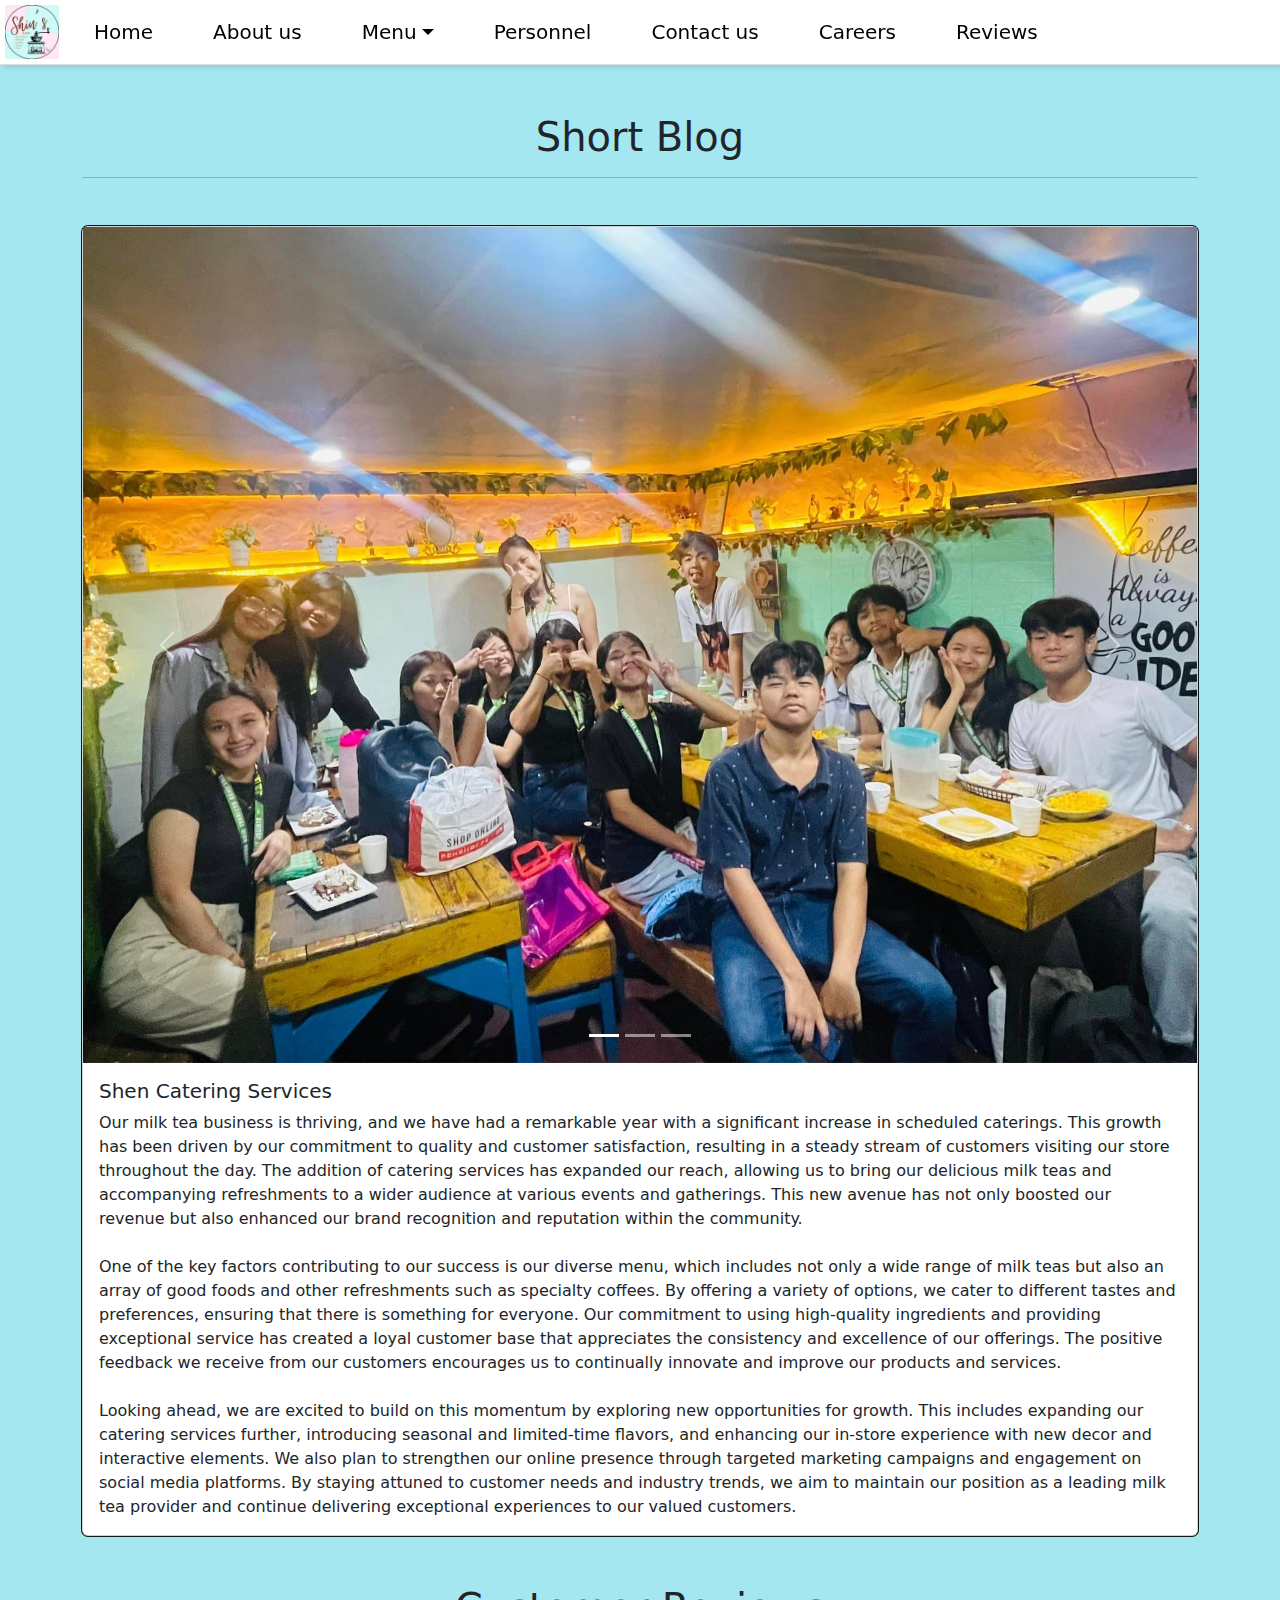
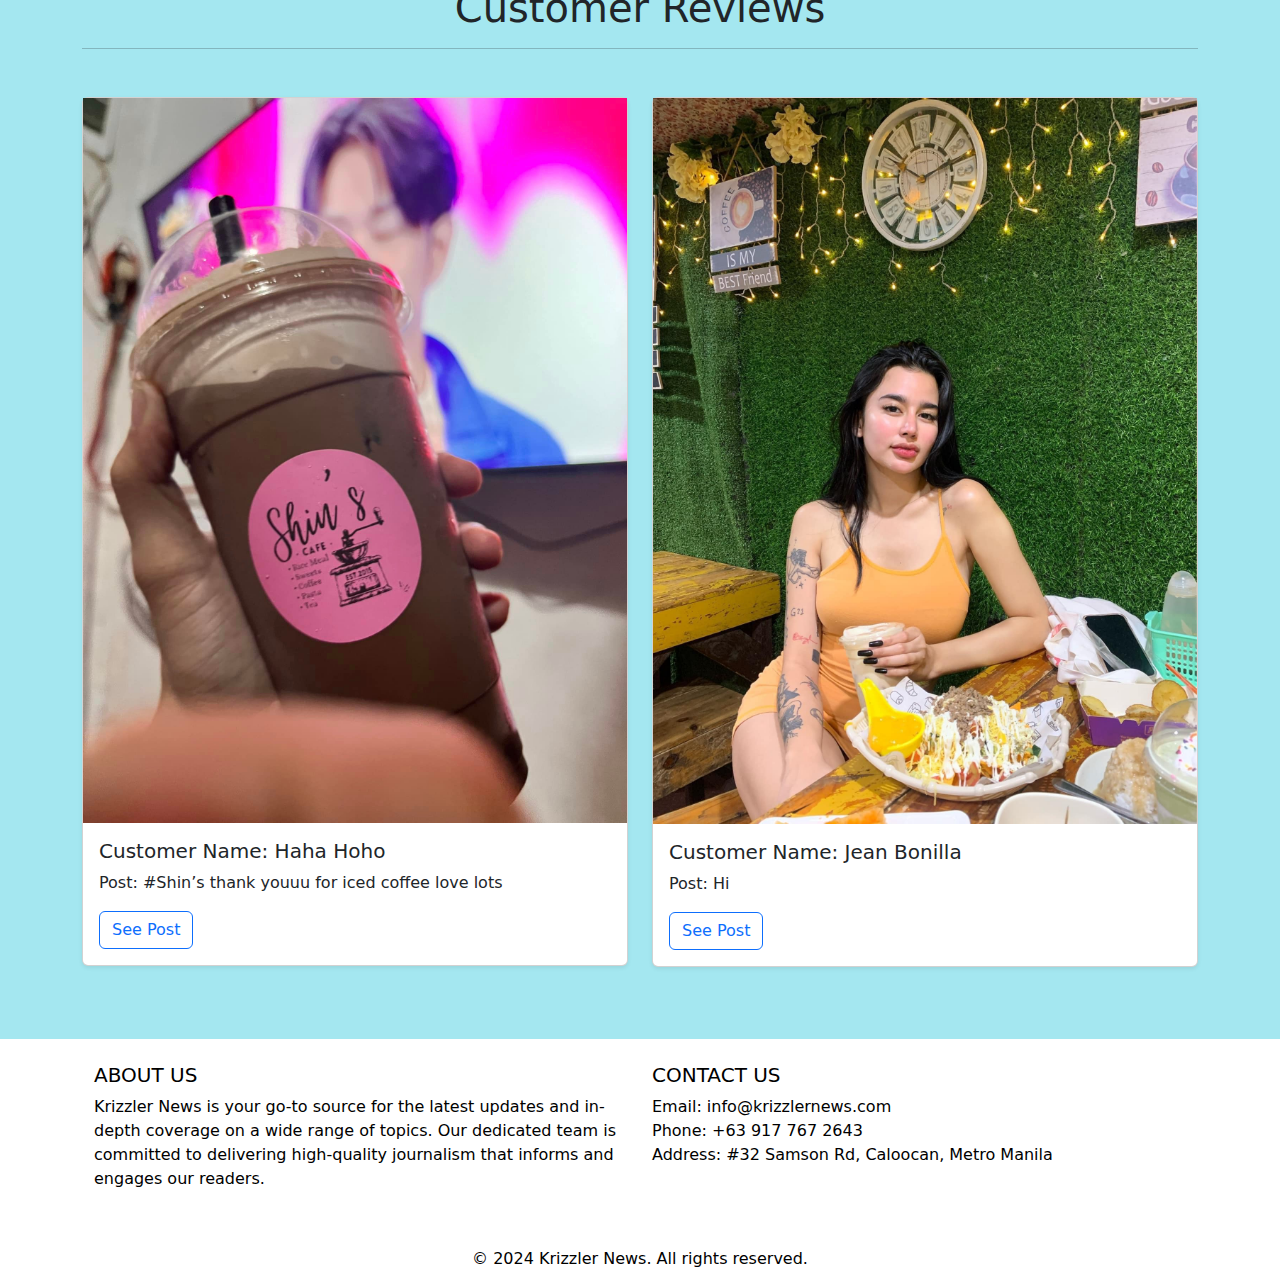
<file: reviews_blog.html>
<html lang="en">
<head>
    <meta charset="UTF-8">
    <meta name="viewport" content="width=device-width, initial-scale=1.0">
    <title>Document</title>
    <link href="https://cdn.jsdelivr.net/npm/bootstrap@5.3.3/dist/css/bootstrap.min.css" rel="stylesheet" integrity="sha384-QWTKZyjpPEjISv5WaRU9OFeRpok6YctnYmDr5pNlyT2bRjXh0JMhjY6hW+ALEwIH" crossorigin="anonymous">
    <script src="https://cdn.jsdelivr.net/npm/bootstrap@5.3.3/dist/js/bootstrap.bundle.min.js" integrity="sha384-YvpcrYf0tY3lHB60NNkmXc5s9fDVZLESaAA55NDzOxhy9GkcIdslK1eN7N6jIeHz" crossorigin="anonymous"></script>
    <link rel="stylesheet" href="shins.css">
    <style>
        body{
            background-color: rgb(164, 231, 240);
        }
        .card{
            box-shadow: rgba(255, 255, 255, 0.2) 0px 0px 0px 1px inset, rgba(0, 0, 0, 0.9) 0px 0px 0px 1px;
        }
        footer{
            background-color: white;
        }
    </style>
</head>
<body>
    <nav class="sticky-nav">
        <ul class="sidebar">
            <li onclick="closeSB()"><a><svg xmlns="http://www.w3.org/2000/svg" height="24px" viewBox="0 -960 960 960" width="24px" fill="black"><path d="m256-200-56-56 224-224-224-224 56-56 224 224 224-224 56 56-224 224 224 224-56 56-224-224-224 224Z"/></svg></a></li>
            <li><a href="index.html">Home</a></li>
            <li><a href="about.html">About us</a></li>
            <li class="dropdown">
                <a class="dropdown-toggle" href="#" role="button" id="productsDropdown" data-bs-toggle="dropdown" aria-expanded="false">
                    Menu
                </a>
                <ul class="dropdown-menu" aria-labelledby="productsDropdown">
                    <li><a class="dropdown-item" href="Products.html#Rice">Rice Meal</a></li>
                    <li><a class="dropdown-item" href="Products.html#Frap">Frappe</a></li>
                    <li><a class="dropdown-item" href="Products.html#Brew">Brewed Coffee</a></li>
                    <li><a class="dropdown-item" href="Products.html#Hot">Hot Chocolate</a></li>
                    <li><a class="dropdown-item" href="Products.html#Cold">Cold Drinks</a></li>
                    <li><a class="dropdown-item" href="Products.html#Milk">Milk Tea</a></li>
                    <li><a class="dropdown-item" href="Products.html#Snac">Snacks</a></li>    
                    <li><hr class="dropdown-divider"></li>
                    <li><a class="dropdown-item" href="Products.html#Gz">Grazing Table</a></li>
                </ul>
            </li>
            <li><a href="personnel.html">Personnel</a></li>
            <li><a href="ContactUs.html">Contact us</a></li>
            <li><a href="carrer.html">Careers</a></li>
            <li><a href="reviews_blog.html">Reviews</a></li>
        </ul>

        <ul>
            <li class="logo-and-text">
                <img src="./Images/shin logo.jpg" alt="">
            </li>
            <li class="hideOnMobile"><a href="index.html">Home</a></li>
            <li class="hideOnMobile"><a href="about.html">About us</a></li>
            <li class="hideOnMobile dropdown">
                <a class="dropdown-toggle" href="#" role="button" id="productsDropdownDesktop" data-bs-toggle="dropdown" aria-expanded="false">
                    Menu
                </a>
                <ul class="dropdown-menu" aria-labelledby="productsDropdownDesktop">
                    <li><a class="dropdown-item" href="Products.html#Rice">Rice Meal</a></li>
                    <li><a class="dropdown-item" href="Products.html#Frap">Frappe</a></li>
                    <li><a class="dropdown-item" href="Products.html#Brew">Brewed Coffee</a></li>
                    <li><a class="dropdown-item" href="Products.html#Hot">Hot Chocolate</a></li>
                    <li><a class="dropdown-item" href="Products.html#Cold">Cold Drinks</a></li>
                    <li><a class="dropdown-item" href="Products.html#Milk">Milk Tea</a></li>
                    <li><a class="dropdown-item" href="Products.html#Snac">Snacks</a></li>    
                    <li><hr class="dropdown-divider"></li>
                    <li><a class="dropdown-item" href="Products.html#Gz">Grazing Table</a></li>
                </ul>
            </li>
            <li class="hideOnMobile"><a href="personnel.html">Personnel</a></li>
            <li class="hideOnMobile"><a href="ContactUs.html">Contact us</a></li>
            <li class="hideOnMobile"><a href="carrer.html">Careers</a></li>
            <li class="hideOnMobile"><a href="reviews_blog.html">Reviews</a></li>
            <li class="menu-button" onclick="showSidebar()"><a href="#"><svg xmlns="http://www.w3.org/2000/svg" height="24px" viewBox="0 -960 960 960" width="24px" fill="black"><path d="M120-240v-80h720v80H120Zm0-200v-80h720v80H120Zm0-200v-80h720v80H120Z"/></svg></a></li>
        </ul>
    </nav>
   
    <div class="container">
        <div class="text-center my-5">
            <h1>Short Blog</h1>
        <hr/>
        </div>
    </div>

    <div class="container mt-5">
        <div class="row">
            <div class="col">
                <div class="card">
                    <div id="carouselExampleIndicators" class="carousel slide">
                        <div class="carousel-indicators">
                            <button type="button" data-bs-target="#carouselExampleIndicators" data-bs-slide-to="0" class="active" aria-current="true" aria-label="Slide 1"></button>
                            <button type="button" data-bs-target="#carouselExampleIndicators" data-bs-slide-to="1" aria-label="Slide 2"></button>
                            <button type="button" data-bs-target="#carouselExampleIndicators" data-bs-slide-to="2" aria-label="Slide 3"></button>
                        </div>
                        <div class="carousel-inner">
                            <div class="carousel-item active">
                                <img src="Images/blogs.jpg" class="d-block w-100" alt="...">
                            </div>
                            <div class="carousel-item">
                                <img src="Images/blogs1.jpg" class="d-block w-100" alt="...">
                            </div>
                            <div class="carousel-item">
                                <img src="Images/blogs2.jpg" class="d-block w-100" alt="...">
                            </div>
                        </div>
                        <button class="carousel-control-prev" type="button" data-bs-target="#carouselExampleIndicators" data-bs-slide="prev">
                            <span class="carousel-control-prev-icon" aria-hidden="true"></span>
                            <span class="visually-hidden">Previous</span>
                        </button>
                        <button class="carousel-control-next" type="button" data-bs-target="#carouselExampleIndicators" data-bs-slide="next">
                            <span class="carousel-control-next-icon" aria-hidden="true"></span>
                            <span class="visually-hidden">Next</span>
                        </button>
                    </div>
    
                    <div class="card-body">
                        <h5 class="card-title">Shen Catering Services</h5>
                        <p class="card-text">
                            Our milk tea business is thriving, and we have had a remarkable year with a significant increase in scheduled caterings. This growth has been driven by our commitment to quality and customer satisfaction, resulting in a steady stream of customers visiting our store throughout the day. The addition of catering services has expanded our reach, allowing us to bring our delicious milk teas and accompanying refreshments to a wider audience at various events and gatherings. This new avenue has not only boosted our revenue but also enhanced our brand recognition and reputation within the community. <br><br>

                            One of the key factors contributing to our success is our diverse menu, which includes not only a wide range of milk teas but also an array of good foods and other refreshments such as specialty coffees. By offering a variety of options, we cater to different tastes and preferences, ensuring that there is something for everyone. Our commitment to using high-quality ingredients and providing exceptional service has created a loyal customer base that appreciates the consistency and excellence of our offerings. The positive feedback we receive from our customers encourages us to continually innovate and improve our products and services. <br><br>

                            Looking ahead, we are excited to build on this momentum by exploring new opportunities for growth. This includes expanding our catering services further, introducing seasonal and limited-time flavors, and enhancing our in-store experience with new decor and interactive elements. We also plan to strengthen our online presence through targeted marketing campaigns and engagement on social media platforms. By staying attuned to customer needs and industry trends, we aim to maintain our position as a leading milk tea provider and continue delivering exceptional experiences to our valued customers.
                        </p>
                    </div>
                </div>
            </div>
        </div>
    </div>

    <div class="container">
        <div class="text-center my-5">
            <h1>Customer Reviews</h1>
        <hr/>
        </div>
    </div>

    <div class="container">
        <div class="row">
            <div class="col-lg-6 col-md-6 col-sm-12">
                <div class="card mb-5 shadow-sm">
                    <img src="Images/review1.jpg" class="img-fluid" alt="PBA Image">
                    <div class="card-body">
                        <div class="card-title">
                            <h5>Customer Name: Haha Hoho</h5>
                        </div>
                        <div class="card-text">
                            <p>
                                Post: #Shin’s thank youuu for iced coffee love lots                         
                            </p>
                        </div>
                        <a href="https://www.facebook.com/permalink.php?story_fbid=pfbid0GUdYUXjErNZcbfnQBC2GFfQDpqWzCZy5EzEWqXGgqkvYodKSXewmA5PRU8rEJ7xul&id=100077005872419" class="btn btn-outline-primary">See Post</a>
                    </div>
                </div>
            </div>
            <div class="col-lg-6 col-md-6 col-sm-12">
                <div class="card mb-5 shadow-sm">
                    <img src="Images/review2.jpg" class="img-fluid" alt="PBA Image">
                    <div class="card-body">
                        <div class="card-title">
                            <h5>Customer Name: Jean Bonilla</h5>
                        </div>
                        <div class="card-text">
                            <p>
                                Post: Hi                         
                            </p>
                        </div>
                        <a href="https://www.facebook.com/Shinsfuntea/posts/pfbid0gzYebGNtE6tLXudRB9GjHdPytj9DC3AbhQUwCag5hR77WGMw75MLzKBtqSX2Frxpl?ref=embed_post" class="btn btn-outline-primary">See Post</a>
                    </div>
                </div>
            </div>
        </div>
    </div>

    <footer id="about-us" class="text-black text-center text-lg-start mt-4">
        <div class="container p-4">
            <div class="row">
                <div class="col-lg-6 col-md-6 mb-4 mb-md-0">
                    <h5 class="text-uppercase">About Us</h5>
                    <p class="text-black">
                        Krizzler News is your go-to source for the latest updates and in-depth coverage on a wide range of topics. Our dedicated team is committed to delivering high-quality journalism that informs and engages our readers.
                    </p>
                </div>
                <div class="col-lg-6 col-md-6 mb-4 mb-md-0">
                    <h5 class="text-uppercase">Contact Us</h5>
                    <p class="text-black">
                        Email: info@krizzlernews.com<br>
                        Phone: +63 917 767 2643<br>
                        Address: #32 Samson Rd, Caloocan, Metro Manila
                    </p>
                </div>
            </div>
        </div>
    
        <div class="text-center p-3 text-black">
            &copy; 2024 Krizzler News. All rights reserved.
        </div>
    </footer>

    <script>
        function showSidebar(){
            const sidebar = document.querySelector(".sidebar");
            sidebar.style.display ="flex";
        }
        function closeSB(){
            const sidebar = document.querySelector(".sidebar");
            sidebar.style.display ="none";
        }
    </script>
</body>
</html>
</file>
<file: shins.css>
ul {
    margin: 0;
    padding: 0;  
}
body {
    margin: 0;
    padding: 0;
    min-height: 100vh;
    background-color: rgb(164, 231, 240);
}
nav {
    background-color: white;
    box-shadow: 3px 3px 5px rgba(0, 0, 0, 0.1);
    font-size: 20px;
}
nav ul {
    width: 100%;
    list-style: none;
    display: flex;
    justify-content: flex-start;
    align-items: center;
}
nav li {
    position: relative; 
    height: 64px;
}
.sticky-nav {
    position: -webkit-sticky; /* For Safari */
    position: sticky;
    top: 0;
    z-index: 1000; /* Ensures it stays on top of other elements */
    background-color: white; /* Ensure it has a background */
    border-bottom: 1px solid #ddd; /* Optional: Adds a subtle border */
}
.dropdown-menu {
    height: auto;
}
.dropdown-menu li {
    height: auto;
}
nav a {
    height: 100%;
    padding: 0 30px;
    text-decoration: none;
    display: flex;
    align-items: center;
    color: black;
}
nav a:hover,
.dropdown-menu a:hover {
    background-color: #FCE7F2;
}
nav .logo-and-text {
    display: flex;
    align-items: center;
}
nav .logo-and-text img {
    width: 64px;
    padding: 5px;
}
nav a.no-hover:hover {
    background-color: transparent; 
    cursor: default; 
}
.menu-button {
    display: none;
    margin-left: auto;
}
@media (max-width: 768px) {
    .hideOnMobile {
        display: none;
    }
    .menu-button {
        display: flex;
        
    }
}
.sidebar{
    position: fixed;
    top: 0;
    right: 0;
    height: 100vh;
    width: 250px;
    z-index: 999;
    background-color: rgba(255, 255, 255, 0.185);
    box-shadow: -10px 0 10px rgba(0 , 0, 0, 0.1);
    backdrop-filter: blur(10px);
    display: none;
    flex-direction: column;
    align-items: flex-start ;
    justify-content: flex-start;
    
}
.sidebar li{
    width: 100%;
}
.sidebar a{
    width: 100%;
}
#about-us{
    bottom: 0;
}

@media (max-width: 1000px) {
    .hideOnMobile{
        display: none;
    }
    .menu-button{
        display: block;
    }
}
/* about us part */
.content1{
    background-color:white;
    padding: 20px;
    box-shadow: rgb(38, 57, 77) 0px 20px 30px -10px;
    border-radius: 20px;
}
.ab{
    background-color:white;
    padding: 20px;
    box-shadow: rgb(38, 57, 77) 0px 20px 30px -10px;
    border-radius: 20px;
    margin: 0px;
}

#cta-button {
    position: absolute;
    top: 80%;
    left: 50%;
    transform: translate(-50%, -50%);
    padding: 10px 20px;
    text-align: center;
    text-decoration: none;
    display: inline-block;
    border-radius: 5px;
}
</file>
<file: Rardo2.css>
footer {
    width: 100%;
    
    bottom: 0;
}

.contact-section {
    padding: 60px 0;
}
.contact-section h2 {
    text-align: center;
    margin-bottom: 40px;
}
.contact-form {
    background: #f9f9f9;
    padding: 40px;
    border-radius: 8px;
    box-shadow: 0 0 10px rgba(0, 0, 0, 0.1);
}
.contact-info {
    text-align: center;
    margin-top: 20px;
}
.contact-info h4 {
    margin-bottom: 20px;
}
.map-responsive {
    overflow: hidden;
    padding-bottom: 56.25%;
    position: relative;
    height: 0;
}
.map-responsive iframe {
    left: 0;
    top: 0;
    height: 100%;
    width: 100%;
    position: absolute;
}

nav {
    background-color: white;
    box-shadow: 3px 3px 5px rgba(0, 0, 0, 0.1);
    font-size: 20px;
}

nav ul {
    width: 100%;
    list-style: none;
    display: flex;
    justify-content: flex-start;
    align-items: center;
}

nav li {
    position: relative; 
    height: 64px;
}

.dropdown-menu {
    height: auto;
}
.dropdown-menu li {
    height: auto;
}

.sticky-nav a {
    height: 100%;
    padding: 0 30px;
    text-decoration: none;
    display: flex;
    align-items: center;
    color: black;
}

nav a:hover,
.dropdown-menu a:hover {
    background-color: #FCE7F2;
}

nav .logo-and-text {
    display: flex;
    align-items: center;
}

nav .logo-and-text img {
    width: 64px;
    padding: 5px;
}

nav a.no-hover:hover {
    background-color: transparent; 
    cursor: default; 
}

body, html {
    margin: 0;
    padding: 0;
    min-height: 100vh;
    background-color: rgb(164, 231, 240);
   
}



nav {
    background-color: white;
    box-shadow: 3px 3px 5px rgba(0, 0, 0, 0.1);
    font-size: 20px;
}

nav ul {
    width: 100%;
    list-style: none;
    display: flex;
    justify-content: flex-start;
    align-items: center;
}

nav li {
    position: relative; 
    height: 64px;
}

.dropdown-menu {
    height: auto;
}

.dropdown-menu li {
    height: auto;
}

nav a {
    height: 100%;
    padding: 0 30px;
    text-decoration: none;
    display: flex;
    align-items: center;
    color: black;
}

nav a:hover,
.dropdown-menu a:hover {
    background-color: #FCE7F2;
}

nav .logo-and-text {
    display: flex;
    align-items: center;
}

nav .logo-and-text img {
    width: 64px;
    padding: 5px;
}

nav a.no-hover:hover {
    background-color: transparent; 
    cursor: default; 
}

.sticky-nav {
    position: -webkit-sticky; /* For Safari */
    position: sticky; /* For other modern browsers */
    top: 0;
    z-index: 1000;
    background-color: white;
    border-bottom: 1px solid #ddd;
    text-decoration: none;
}


.menu-button {
    display: none;
    margin-left: auto;
}

@media (max-width: 768px) {
    .hideOnMobile {
        display: none;
    }
    .menu-button {
        display: flex;
    }
}

.sidebar {
    position: fixed;
    top: 0;
    right: 0;
    height: 100vh;
    width: 250px;
    z-index: 999;
    background-color: rgba(255, 255, 255, 0.185);
    box-shadow: -10px 0 10px rgba(0, 0, 0, 0.1);
    backdrop-filter: blur(10px);
    display: none;
    flex-direction: column;
    align-items: flex-start;
    justify-content: flex-start;
}

.sidebar li {
    width: 100%;
}

.sidebar a {
    width: 100%;
}

#about-us {
    bottom: 0;
}

@media (max-width: 1000px) {
    .hideOnMobile {
        display: none;
    }
    .menu-button {
        display: block;
    }
}

.card-img-top{
    border-radius: 50px;
    padding: 20px;

}

.card{
    border-radius: 30px;
    box-shadow: rgba(0, 0, 0, 0.07) 0px 1px 2px, rgba(0, 0, 0, 0.07) 0px 2px 4px, rgba(0, 0, 0, 0.07) 0px 4px 8px, rgba(0, 0, 0, 0.07) 0px 8px 16px, rgba(0, 0, 0, 0.07) 0px 16px 32px, rgba(0, 0, 0, 0.07) 0px 32px 64px;
}

.card-body{

    padding: 25px;
    margin-top: -15px;
}

.btn-primary{
    border-radius: 50px;
    width: 120px;
}

.btn-primary:hover{
    background-color: black;
}

.card h3{
    color: rgb(0, 91, 228);
}
.card h4 {
    color: rgb(0, 0, 0);
}

.card-img-top {
    height: 300px; /* Set a fixed height for the images */
    object-fit: cover; /* Ensure the image covers the entire container */
}

.zoom-img {
    transition: transform 0.3s ease;
  }
  
  .zoom-img:hover {
    transform: scale(1.2);
  }

.text-center {
    text-align: center;
    font-weight: 800;
}

.carousel-container {
    max-width: 800px; /* Adjust this value to make the carousel bigger or smaller */
    margin: 0 auto; /* Centers the carousel */
}
.carousel-inner img {
    width: 80%;
    height: auto; /* Maintain aspect ratio */
    /* max-height: 500px; Optional: Set a max height if needed */
}
</file>
<file: ab_perso.css>
/* SLIDERS */
.slider {
    height: 100vh;
    margin-top: 120px;
    position: relative;
    color: black;
    background-color: white;
    /* box-shadow: rgba(50, 50, 93, 0.25) 0px 13px 27px -5px, rgba(0, 0, 0, 0.3) 0px 8px 16px -8px; */
    box-shadow: rgb(38, 57, 77) 0px 20px 30px -10px;
    border-radius: 20px;
}



.slider .list .item {
    position: absolute;
    inset: 0 0 0 0;
    overflow: hidden;
    opacity: 0;
    transition: .5s;
}

.slider .list .item img {
    width: 50%;
    display: block;
    margin: 0 auto;
}

.slider .list .item::after {
    content: '';
    width: 100%;
    height: 100%;
    position: absolute;
    left: 0;
    bottom: 0;
}

.slider .list .item .content {
    position: absolute;
    left: 10%;
    top: 20%;
    width: 500px;
    max-width: 80%;
    z-index: 1;
}

.slider .list .item .p:nth-child(1) {
    text-transform: uppercase;
    letter-spacing: 10px;
}

.slider .list .item .content h2 {
    font-size: 40px;
    margin: 0;
}

.slider .list .item.active {
    opacity: 1;
    z-index: 10;
}

/* slider animation */
@keyframes showContent {
    to {
        transform: translateY(0);
        filter: blur(0);
        opacity: 1;
    }    
}

.slider .list .item.active p:nth-child(1),
.slider .list .item.active h2,
.slider .list .item.active p:nth-child(3) {
    transform: translateY(30px);
    filter: blur(20px);
    opacity: 0;
    animation: showContent .5s .7s ease-in-out 1 forwards;
}

.slider .list .item.active h2 {
    animation-delay: 1s;
}

.slider .list .item.active p:nth-child(3) { 
    animation-duration: 1.3s;
}

/* button arrows */
.arrows {
    position: absolute;
    top: 30%;
    right: 50px;
    z-index: 100;
}

.arrows button {
    background-color: darkgray;
    border: none;
    width: 40px;
    height: 40px;
    border-radius: 5px;
    font-size: x-large;
    color: white;
    transition: .5s;
}

.arrows button:hover {
    background-color: #FCE7F2;
    color: black;
}

/* thumbnail */
.thumbnail {
    position: absolute;
    bottom: 50px;
    z-index: 11;
    display: flex;
    gap: 10px;
    width: 100%;
    height: 250px;
    padding: 0 50px;
    box-sizing: border-box;
    overflow-x: auto; /* Enable horizontal scroll */
}

.thumbnail::-webkit-scrollbar {
    height: 8px; /* Adjust scrollbar height */
}

.thumbnail::-webkit-scrollbar-thumb {
    background: darkgray;
    border-radius: 10px;
}

.thumbnail::-webkit-scrollbar-thumb:hover {
    background: gray;
}

.thumbnail .item {
    width: 150px;
    height: 220px;
    filter: brightness(.6);
    transition: .5s;
    flex-shrink: 0;
}

.thumbnail .item img {
    width: 100%;
    height: 100%;
    object-fit: cover;
    border-radius: 10px;
}

.thumbnail .item.active {
    filter: brightness(1.0);
}

.thumbnail .item .content {
    position: absolute;
    inset: auto 10px 10px 10px;
}


.sticky-nav {
    position: -webkit-sticky; /* For Safari */
    position: sticky;
    top: 0;
    z-index: 1000; /* Ensures it stays on top of other elements */
    background-color: white; /* Ensure it has a background */
    border-bottom: 1px solid #ddd; /* Optional: Adds a subtle border */
}

@media screen and (max-width: 678px) {
    .thumbnail {
        justify-content: start;
    }

    .slider .list .item .content h2 {
        font-size: 20px;
    }

    .arrows {
        top: 10%;
        right: 10px;
    }

    .slider .list .item img {
        width: 100%;
    }
    
    .slider .list .item .content {
        left: 5%;
        top: 15%;
        width: 90%;
    }
}

@media screen and (min-width: 679px) and (max-width: 1024px) {
    .slider .list .item .content h2 {
        font-size: 30px;
    }

    .slider .list .item img {
        width: 70%;
    }

    .arrows {
        top: 20%;
    }
}

/* paragraph for table */
.para {
    width: auto;
    color: red;
    font-size: 40px;
    text-align: left;
}

/* table */
th, tr, td {
    border: 1px solid red;
}

table {
    width: 100%;
    margin-top: 200px;
    padding: 18px;
    table-layout: fixed; /* Set table layout to fixed */
}

th, td {
    border: 1px solid red;
    padding: 10px; /* Adjust padding as needed */
    text-align: center; /* Center align text */
}

.para {
    margin: 9px;
}

p {
    margin: 0;
    color: black;
}

/* videos YT */
.videos {
    display: inline-block;
    flex-wrap: wrap;
    justify-content: center;
}

/* updatehtml alignment */
.container1 {
    padding: 0 350px;
}

.videos iframe {
    max-width: 560px;
    width: 100%;
    height: 315px;
}

/* card for creators */
.creators {
    display: flex;
    justify-content: center;
    height: 25vh;
    align-items: center;
}

.card {
    height: 260px;
    margin: 20px;
    box-shadow: 5px 5px 5px black;
    overflow: hidden;
}

.card img {
    border-radius: 3px;
    width: 100%;
}

.intro {
    height: 80px;
    width: 190px;
    padding: 6px;
    box-sizing: border-box;
    position: relative;
    background-color: rgba(255, 255, 255, 0.2);
    transition: .5s;
}

h1 {
    margin: 10px;
    font-size: 24px;
}

.content h2 span {
    color: black;
    display: inline;
    background-color: rgba(255, 255, 255, 0.5);
}

.content p span {
    color: black;
    display: inline;
    background-color: rgba(255, 255, 255, 0.5);
}


.creators p {
    margin: 20px;
}

.creators p {
    font-weight: bold;
    visibility: hidden;
    opacity: 0;
}

.card:hover {
    cursor: pointer;
}

.card:hover .intro {
    height: 250px;
    bottom: 180px;
    background: black;
    z-index: 5;
    overflow: auto;
    text-align: left;
}

.card:hover p {
    opacity: 1;
    visibility: visible;
}

.card:hover img {
    transform: scale(1.1);
}
</file>
<file: Rardo.css>
ul {
    margin: 0;
    padding: 0;  
}
body {
    margin: 0;
    padding: 0;
    min-height: 100vh;
    background-color: rgb(164, 231, 240);
}
nav {
    background-color: white;
    box-shadow: 3px 3px 5px rgba(0, 0, 0, 0.1);
    font-size: 20px;
}
nav ul {
    width: 100%;
    list-style: none;
    display: flex;
    justify-content: flex-start;
    align-items: center;
}
nav li {
    position: relative; 
    height: 64px;
}
.dropdown-menu {
    height: auto;
}
.dropdown-menu li {
    height: auto;
}
nav a {
    height: 100%;
    padding: 0 30px;
    text-decoration: none;
    display: flex;
    align-items: center;
    color: black;
}
nav a:hover,
.dropdown-menu a:hover {
    background-color: #FCE7F2;
}
nav .logo-and-text {
    display: flex;
    align-items: center;
}
nav .logo-and-text img {
    width: 64px;
    padding: 5px;
}
nav a.no-hover:hover {
    background-color: transparent; 
    cursor: default; 
}
.menu-button {
    display: none;
    margin-left: auto;
}
@media (max-width: 768px) {
    .hideOnMobile {
        display: none;
    }
    .menu-button {
        display: flex;
        
    }
}
.sidebar{
    position: fixed;
    top: 0;
    right: 0;
    height: 100vh;
    width: 250px;
    z-index: 999;
    background-color: rgba(255, 255, 255, 0.185);
    box-shadow: -10px 0 10px rgba(0 , 0, 0, 0.1);
    backdrop-filter: blur(10px);
    display: none;
    flex-direction: column;
    align-items: flex-start ;
    justify-content: flex-start;
    
}
.sidebar li{
    width: 100%;
}
.sidebar a{
    width: 100%;
}
#about-us{
    bottom: 0;
}

@media (max-width: 1000px) {
    .hideOnMobile{
        display: none;
    }
    .menu-button{
        display: block;
    }
}

.sidebar {
    position: fixed;
    top: 0;
    right: 0;
    height: 100vh;
    width: 250px;
    z-index: 999;
    background-color: rgba(255, 255, 255, 0.185);
    box-shadow: -10px 0 10px rgba(0, 0, 0, 0.1);
    backdrop-filter: blur(10px);
    display: none;
    flex-direction: column;
    align-items: flex-start;
    justify-content: flex-start;
}

.sidebar li {
    width: 100%;
}

.sidebar a {
    width: 100%;
}

#about-us {
    bottom: 0;
}

@media (max-width: 1000px) {
    .hideOnMobile {
        display: none;
    }
    .menu-button {
        display: block;
    }
}

.card-img-top{
    border-radius: 50px;
    padding: 20px;

}

.card{
    border-radius: 30px;
    box-shadow: rgba(0, 0, 0, 0.07) 0px 1px 2px, rgba(0, 0, 0, 0.07) 0px 2px 4px, rgba(0, 0, 0, 0.07) 0px 4px 8px, rgba(0, 0, 0, 0.07) 0px 8px 16px, rgba(0, 0, 0, 0.07) 0px 16px 32px, rgba(0, 0, 0, 0.07) 0px 32px 64px;
}

.card-body{

    padding: 25px;
    margin-top: -15px;
}

.btn-primary{
    border-radius: 50px;
    width: 120px;
}

.btn-primary:hover{
    background-color: black;
}

.card h3{
    color: rgb(0, 91, 228);
}
.card h4 {
    color: rgb(0, 0, 0);
}

.card-img-top {
    height: 300px; /* Set a fixed height for the images */
    object-fit: cover; /* Ensure the image covers the entire container */
}

.zoom-img {
    transition: transform 0.3s ease;
  }
  
  .zoom-img:hover {
    transform: scale(1.2);
  }

.text-center {
    text-align: center;
    font-weight: 800;
}

.carousel-container {
    max-width: 800px; /* Adjust this value to make the carousel bigger or smaller */
    margin: 0 auto; /* Centers the carousel */
}
.carousel-inner img {
    width: 80%;
    height: auto; /* Maintain aspect ratio */
    /* max-height: 500px; Optional: Set a max height if needed */
}
</file>
